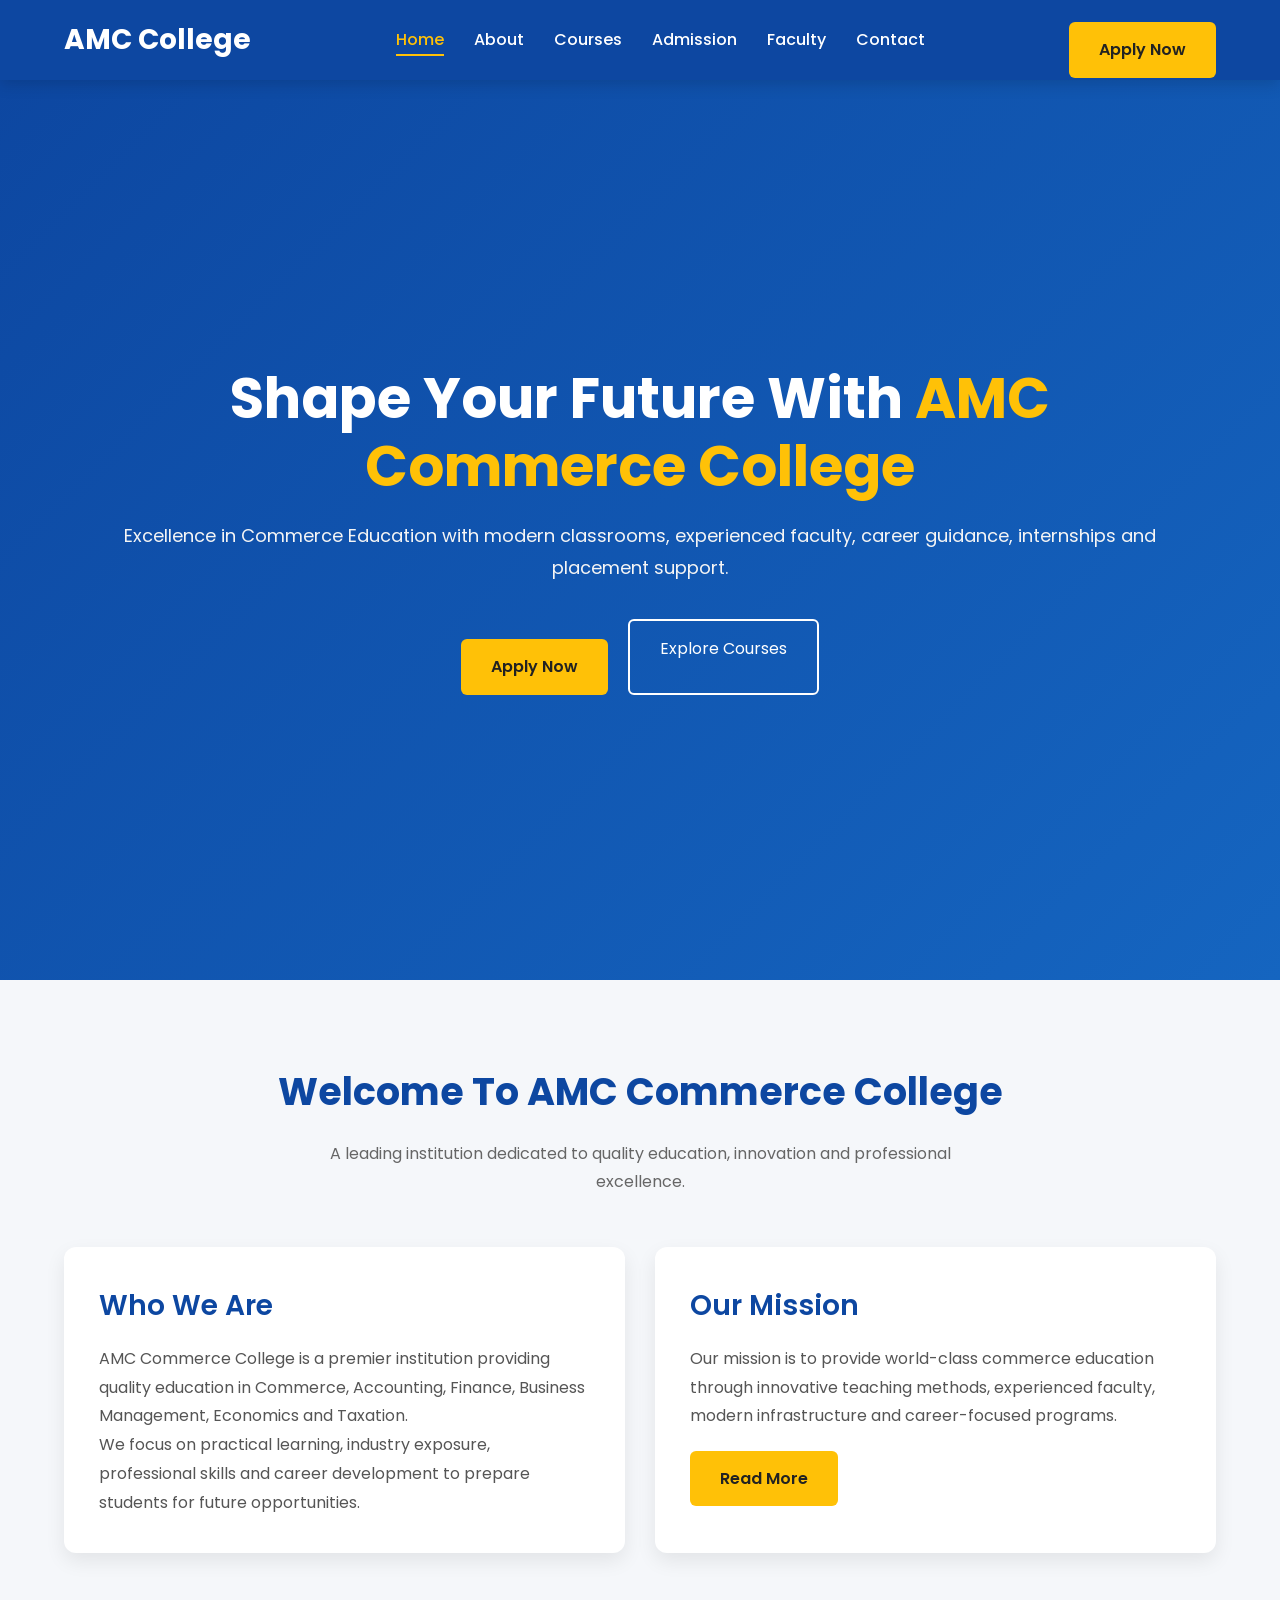
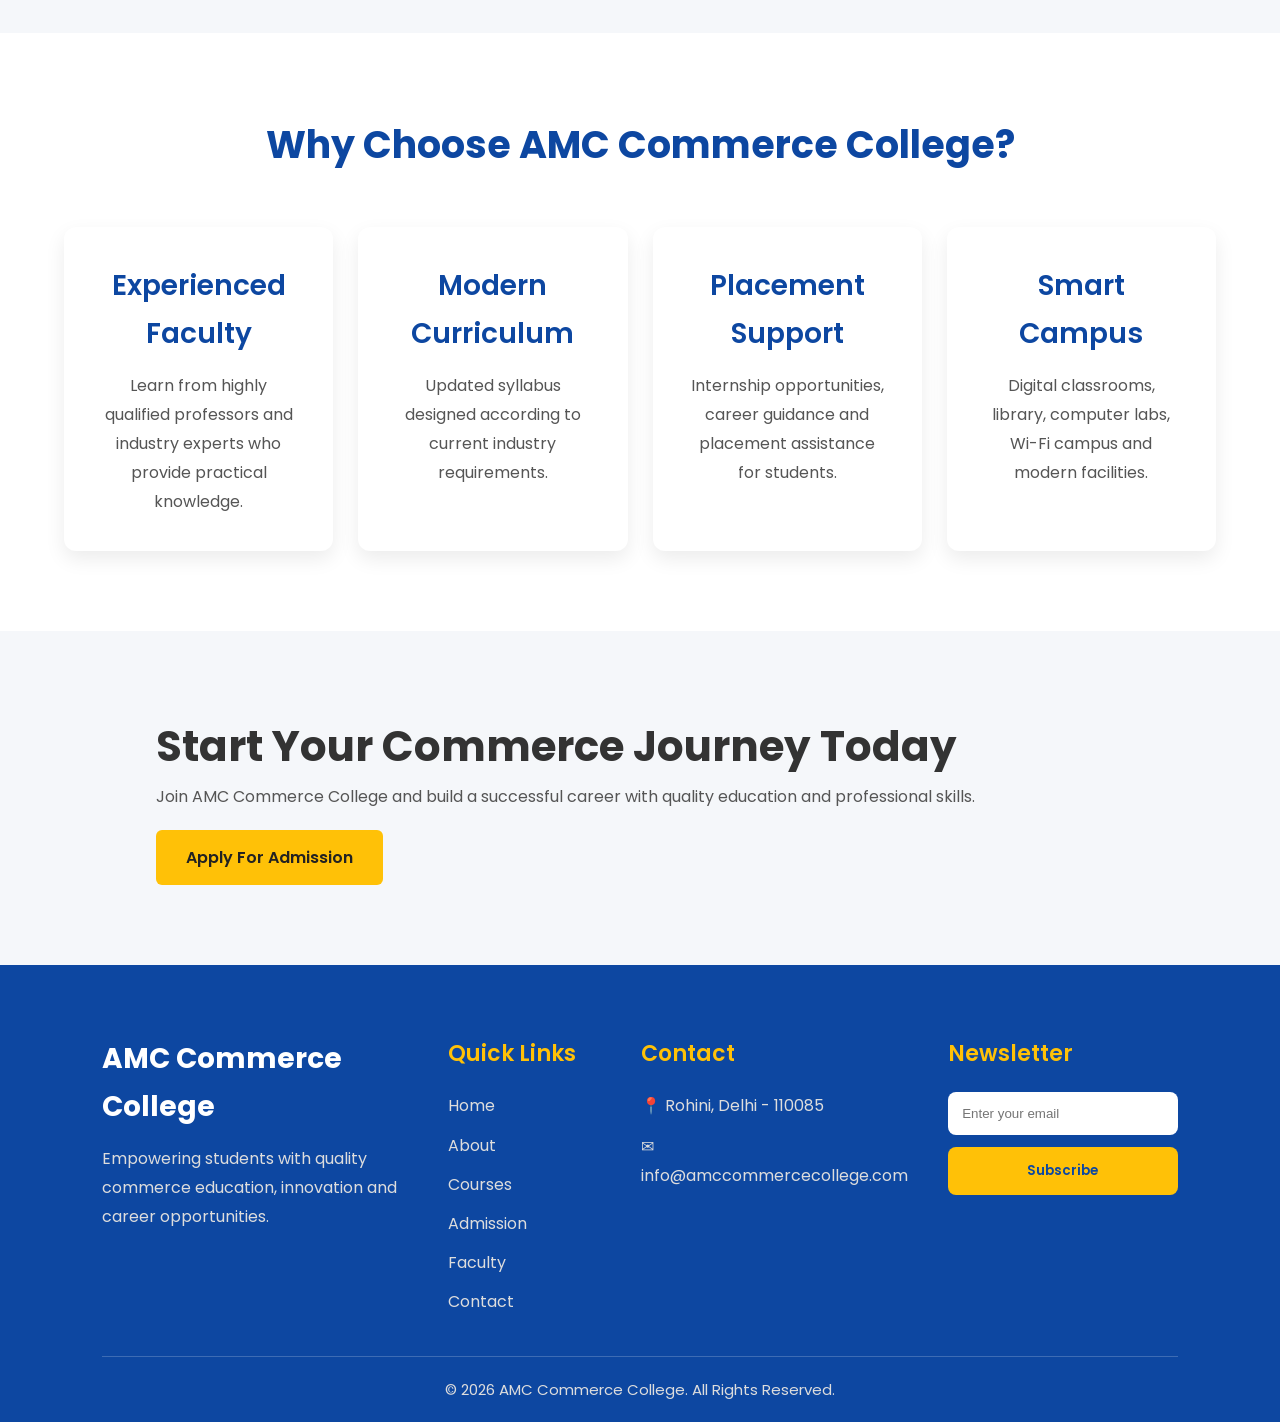
<file: index.html>
<!DOCTYPE html>
<html lang="en">

<head>

    <meta charset="UTF-8">
    <meta name="viewport" content="width=device-width, initial-scale=1.0">

    <title>AMC Commerce College</title>

    <!-- Google Font -->
    <link rel="preconnect" href="https://fonts.googleapis.com">
    <link rel="preconnect" href="https://fonts.gstatic.com" crossorigin>

    <link
        href="https://fonts.googleapis.com/css2?family=Poppins:wght@300;400;500;600;700;800&display=swap"
        rel="stylesheet"
    >

    <!-- CSS -->
    <link rel="stylesheet" href="style.css">
    <link rel="stylesheet" href="navbar.css">
    <link rel="stylesheet" href="home.css">
    <link rel="stylesheet" href="footer.css">
    <link rel="stylesheet" href="responsive.css">

</head>

<body>

    <!-- ================= HEADER ================= -->

    <header class="header">

        <nav class="navbar">

            <!-- Logo -->
            <div class="logo">
                <h2>AMC College</h2>
            </div>

            <!-- Navigation -->
            <ul class="nav-links">

                <li>
                    <a href="index.html" class="active">
                        Home
                    </a>
                </li>

                <li>
                    <a href="about.html">
                        About
                    </a>
                </li>

                <li>
                    <a href="courses.html">
                        Courses
                    </a>
                </li>

                <li>
                    <a href="admission.html">
                        Admission
                    </a>
                </li>

                <li>
                    <a href="faculty.html">
                        Faculty
                    </a>
                </li>

                <li>
                    <a href="contact.html">
                        Contact
                    </a>
                </li>

            </ul>

            <!-- Apply Button -->
            <a href="admission.html" class="btn">
                Apply Now
            </a>

        </nav>

    </header>


    <!-- ================= HERO SECTION ================= -->

    <main>

        <section class="hero">

            <div class="container hero-content">

                <h1>
                    Shape Your Future With
                    <span>AMC Commerce College</span>
                </h1>

                <p>
                    Excellence in Commerce Education with modern classrooms,
                    experienced faculty, career guidance, internships and
                    placement support.
                </p>

                <div class="hero-buttons">

                    <a href="admission.html" class="btn">
                        Apply Now
                    </a>

                    <a href="courses.html" class="btn-outline">
                        Explore Courses
                    </a>

                </div>

            </div>

        </section>


        <!-- ================= ABOUT SECTION ================= -->

        <section class="about-home">

            <div class="container">

                <div class="section-title">

                    <h2>
                        Welcome To AMC Commerce College
                    </h2>

                    <p>
                        A leading institution dedicated to quality education,
                        innovation and professional excellence.
                    </p>

                </div>


                <div class="grid-2">

                    <!-- Who We Are -->
                    <div class="card">

                        <h3>
                            Who We Are
                        </h3>

                        <p>
                            AMC Commerce College is a premier institution
                            providing quality education in Commerce,
                            Accounting, Finance, Business Management,
                            Economics and Taxation.
                        </p>

                        <p>
                            We focus on practical learning, industry exposure,
                            professional skills and career development to
                            prepare students for future opportunities.
                        </p>

                    </div>


                    <!-- Mission -->
                    <div class="card">

                        <h3>
                            Our Mission
                        </h3>

                        <p>
                            Our mission is to provide world-class commerce
                            education through innovative teaching methods,
                            experienced faculty, modern infrastructure and
                            career-focused programs.
                        </p>

                        <a href="about.html" class="btn">
                            Read More
                        </a>

                    </div>

                </div>

            </div>

        </section>


        <!-- ================= WHY CHOOSE US ================= -->

        <section class="why-us">

            <div class="container">

                <div class="section-title">

                    <h2>
                        Why Choose AMC Commerce College?
                    </h2>

                </div>


                <div class="grid-4">

                    <!-- Card 1 -->
                    <div class="card">

                        <h3>
                            Experienced Faculty
                        </h3>

                        <p>
                            Learn from highly qualified professors and
                            industry experts who provide practical knowledge.
                        </p>

                    </div>


                    <!-- Card 2 -->
                    <div class="card">

                        <h3>
                            Modern Curriculum
                        </h3>

                        <p>
                            Updated syllabus designed according to
                            current industry requirements.
                        </p>

                    </div>


                    <!-- Card 3 -->
                    <div class="card">

                        <h3>
                            Placement Support
                        </h3>

                        <p>
                            Internship opportunities, career guidance and
                            placement assistance for students.
                        </p>

                    </div>


                    <!-- Card 4 -->
                    <div class="card">

                        <h3>
                            Smart Campus
                        </h3>

                        <p>
                            Digital classrooms, library, computer labs,
                            Wi-Fi campus and modern facilities.
                        </p>

                    </div>

                </div>

            </div>

        </section>


        <!-- ================= CTA SECTION ================= -->

        <section class="cta">

            <div class="container">

                <h2>
                    Start Your Commerce Journey Today
                </h2>

                <p>
                    Join AMC Commerce College and build a successful
                    career with quality education and professional skills.
                </p>

                <a href="admission.html" class="btn">
                    Apply For Admission
                </a>

            </div>

        </section>

    </main>


    <!-- ================= FOOTER ================= -->

    <footer>

        <div class="footer-container">


            <!-- Footer Logo -->
            <div class="footer-logo">

                <h2>
                    AMC Commerce College
                </h2>

                <p>
                    Empowering students with quality commerce education,
                    innovation and career opportunities.
                </p>

            </div>


            <!-- Quick Links -->
            <div class="footer-links">

                <h3>
                    Quick Links
                </h3>

                <ul>

                    <li>
                        <a href="index.html">
                            Home
                        </a>
                    </li>

                    <li>
                        <a href="about.html">
                            About
                        </a>
                    </li>

                    <li>
                        <a href="courses.html">
                            Courses
                        </a>
                    </li>

                    <li>
                        <a href="admission.html">
                            Admission
                        </a>
                    </li>

                    <li>
                        <a href="faculty.html">
                            Faculty
                        </a>
                    </li>

                    <li>
                        <a href="contact.html">
                            Contact
                        </a>
                    </li>

                </ul>

            </div>


            <!-- Contact -->
            <div class="footer-contact">

                <h3>
                    Contact
                </h3>

                <p>
                    📍 Rohini, Delhi - 110085
                </p>

                <p>
                    ✉ info@amccommercecollege.com
                </p>

            </div>


            <!-- Newsletter -->
            <div class="footer-social">

                <h3>
                    Newsletter
                </h3>

                <div class="newsletter">

                    <input
                        type="email"
                        placeholder="Enter your email"
                        aria-label="Email address"
                    >

                    <button type="submit">
                        Subscribe
                    </button>

                </div>

            </div>

        </div>


        <!-- Footer Line -->
        <div class="footer-line"></div>


        <!-- Footer Bottom -->
        <div class="footer-bottom">

            <p>
                &copy; 2026 AMC Commerce College. All Rights Reserved.
            </p>

        </div>

    </footer>

</body>

</html>
</file>
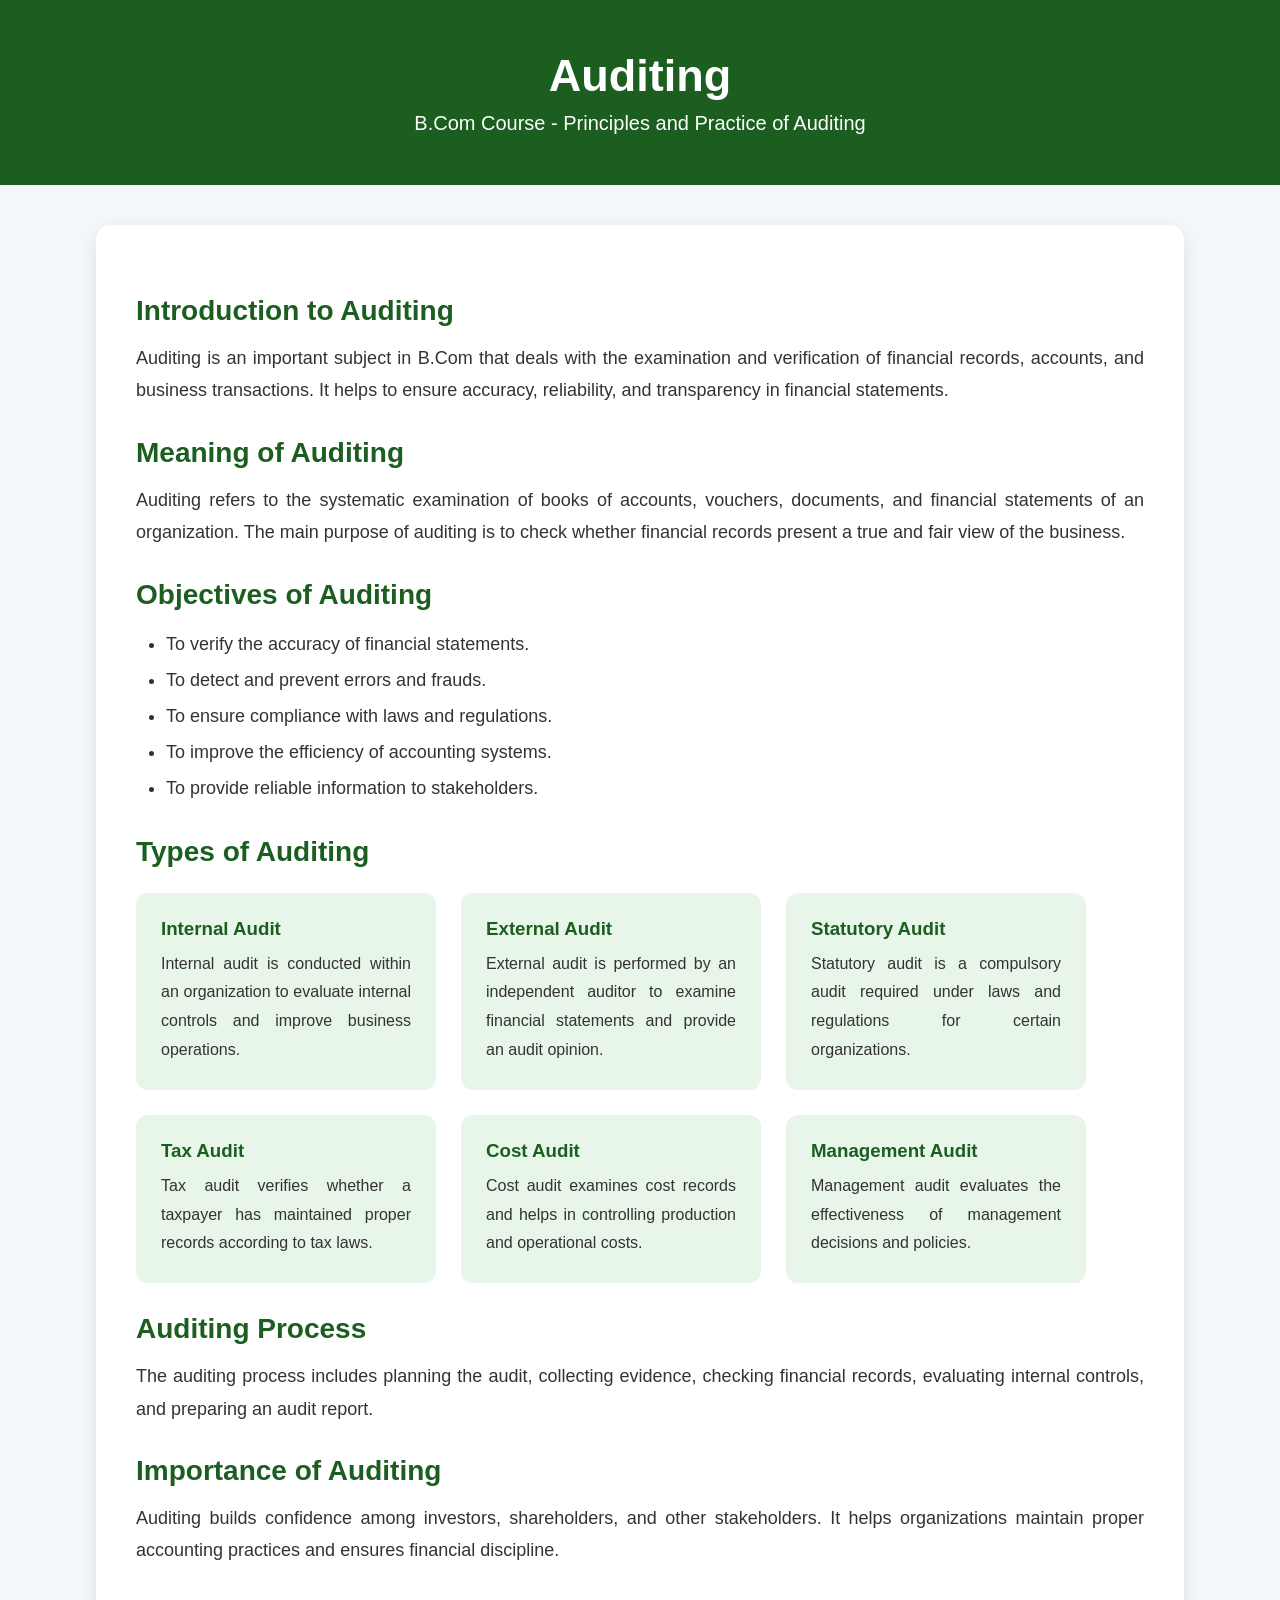
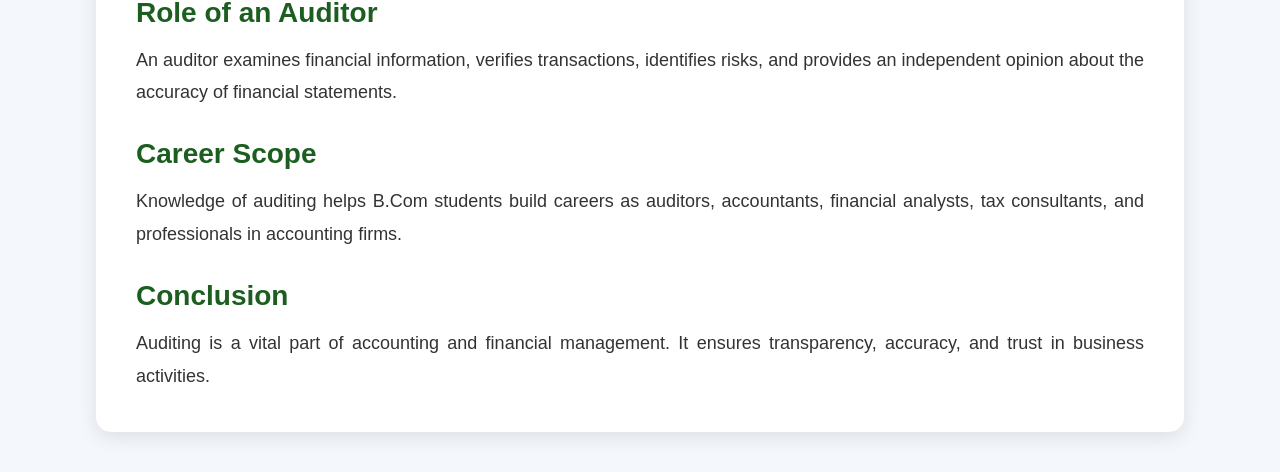
<file: Auditing.html>
<!DOCTYPE html>
<html lang="en">

<head>
    <meta charset="UTF-8">
    <meta name="viewport" content="width=device-width, initial-scale=1.0">
    <title>Auditing - B.Com</title>
    <link rel="stylesheet" href="auditing.css">
</head>

<body>

    <header>
        <h1>Auditing</h1>
        <p>B.Com Course - Principles and Practice of Auditing</p>
    </header>


    <section class="content">

        <h2>Introduction to Auditing</h2>

        <p>
            Auditing is an important subject in B.Com that deals with the
            examination and verification of financial records, accounts, and
            business transactions. It helps to ensure accuracy, reliability,
            and transparency in financial statements.
        </p>


        <h2>Meaning of Auditing</h2>

        <p>
            Auditing refers to the systematic examination of books of accounts,
            vouchers, documents, and financial statements of an organization.
            The main purpose of auditing is to check whether financial records
            present a true and fair view of the business.
        </p>


        <h2>Objectives of Auditing</h2>

        <ul>
            <li>To verify the accuracy of financial statements.</li>
            <li>To detect and prevent errors and frauds.</li>
            <li>To ensure compliance with laws and regulations.</li>
            <li>To improve the efficiency of accounting systems.</li>
            <li>To provide reliable information to stakeholders.</li>
        </ul>


        <h2>Types of Auditing</h2>


        <div class="cards">

            <div class="card">
                <h3>Internal Audit</h3>
                <p>
                    Internal audit is conducted within an organization to
                    evaluate internal controls and improve business operations.
                </p>
            </div>


            <div class="card">
                <h3>External Audit</h3>
                <p>
                    External audit is performed by an independent auditor to
                    examine financial statements and provide an audit opinion.
                </p>
            </div>


            <div class="card">
                <h3>Statutory Audit</h3>
                <p>
                    Statutory audit is a compulsory audit required under laws
                    and regulations for certain organizations.
                </p>
            </div>


            <div class="card">
                <h3>Tax Audit</h3>
                <p>
                    Tax audit verifies whether a taxpayer has maintained proper
                    records according to tax laws.
                </p>
            </div>


            <div class="card">
                <h3>Cost Audit</h3>
                <p>
                    Cost audit examines cost records and helps in controlling
                    production and operational costs.
                </p>
            </div>


            <div class="card">
                <h3>Management Audit</h3>
                <p>
                    Management audit evaluates the effectiveness of management
                    decisions and policies.
                </p>
            </div>

        </div>


        <h2>Auditing Process</h2>

        <p>
            The auditing process includes planning the audit, collecting evidence,
            checking financial records, evaluating internal controls, and preparing
            an audit report.
        </p>


        <h2>Importance of Auditing</h2>

        <p>
            Auditing builds confidence among investors, shareholders, and other
            stakeholders. It helps organizations maintain proper accounting
            practices and ensures financial discipline.
        </p>


        <h2>Role of an Auditor</h2>

        <p>
            An auditor examines financial information, verifies transactions,
            identifies risks, and provides an independent opinion about the
            accuracy of financial statements.
        </p>


        <h2>Career Scope</h2>

        <p>
            Knowledge of auditing helps B.Com students build careers as auditors,
            accountants, financial analysts, tax consultants, and professionals
            in accounting firms.
        </p>


        <h2>Conclusion</h2>

        <p>
            Auditing is a vital part of accounting and financial management.
            It ensures transparency, accuracy, and trust in business activities.
        </p>


    </section>


</body>

</html>
</file>
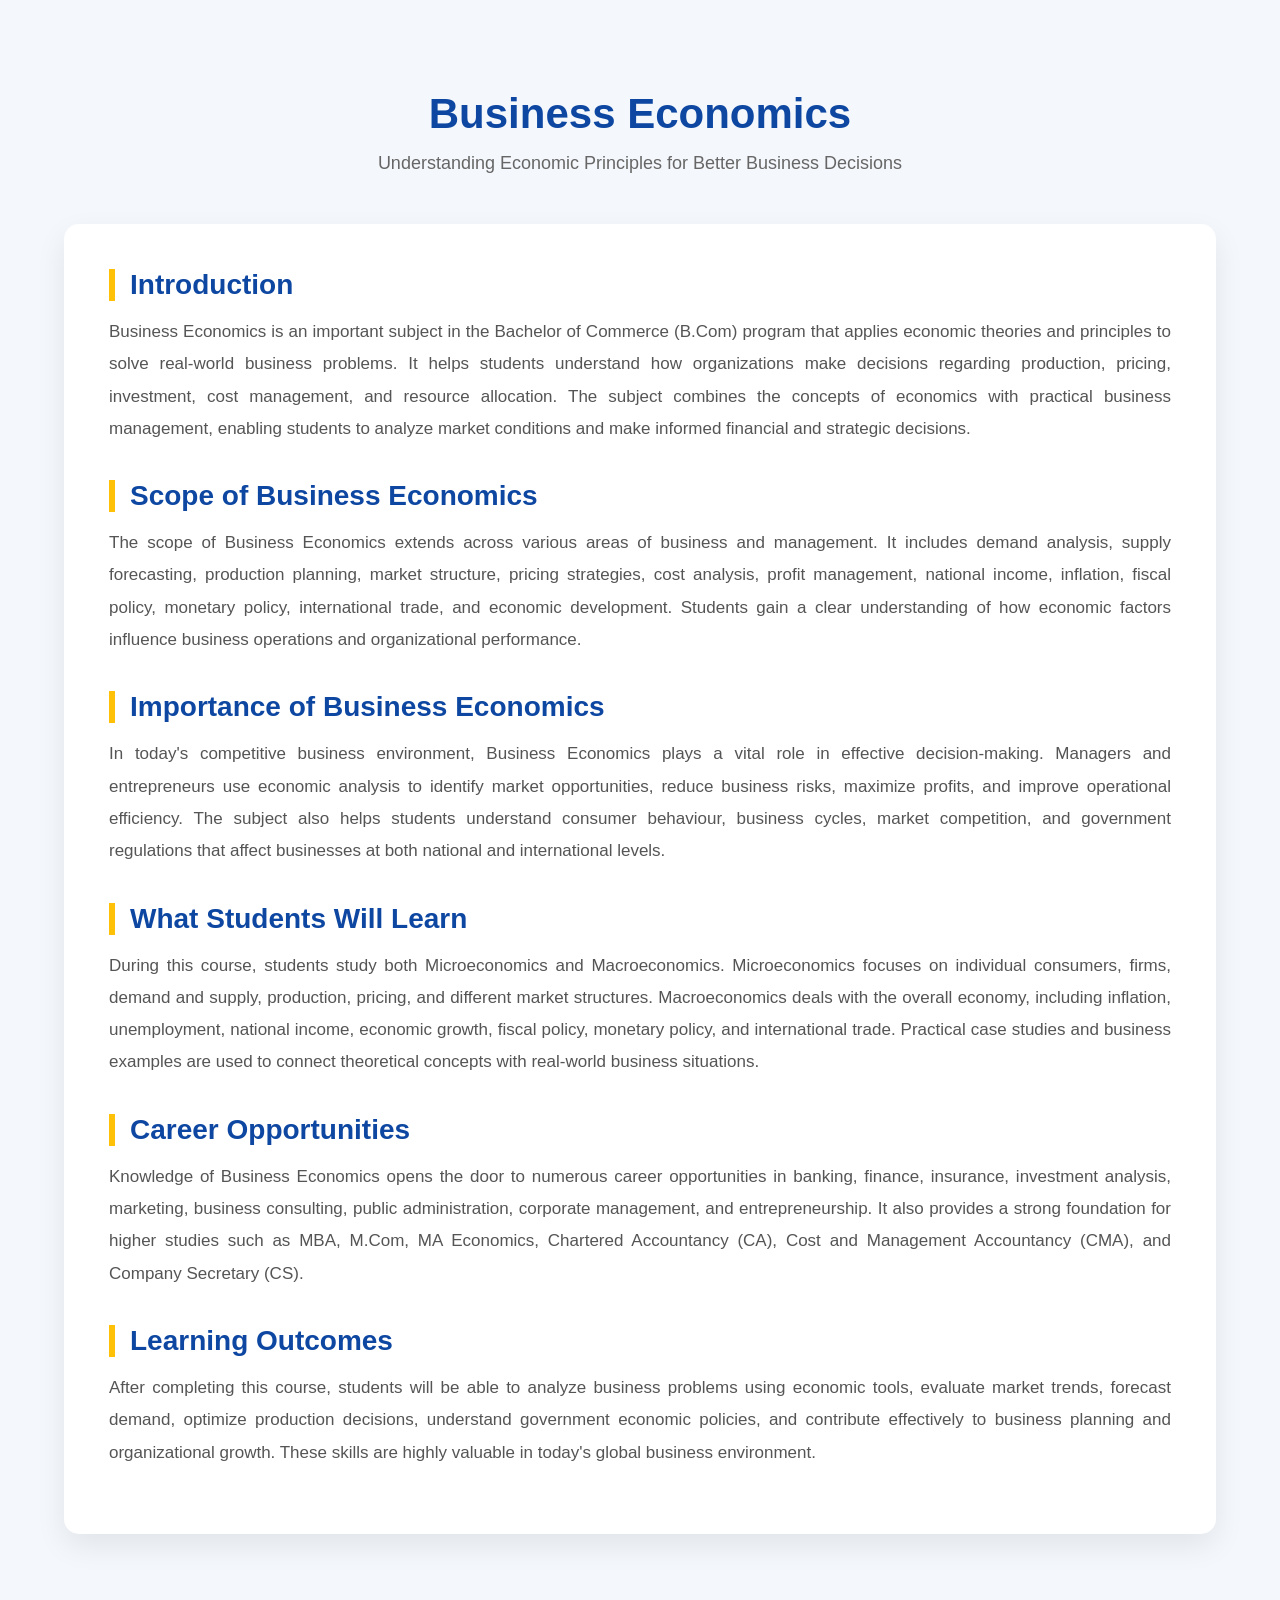
<file: Business Economics.html>
<!DOCTYPE html>
<html lang="en">

<head>
    <meta charset="UTF-8">
    <meta name="viewport" content="width=device-width, initial-scale=1.0">
    <link rel="stylesheet" href="bussiness-economic.css">
    <title>Document</title>
</head>

<body>
    <!-- ================= BUSINESS ECONOMICS ================= -->

    <section class="section">

        <div class="container">

            <div class="section-title">

                <h2>Business Economics</h2>

                <p>Understanding Economic Principles for Better Business Decisions</p>

            </div>

            <div class="card">

                <h3>Introduction</h3>

                <p>
                    Business Economics is an important subject in the Bachelor of Commerce (B.Com)
                    program that applies economic theories and principles to solve real-world business
                    problems. It helps students understand how organizations make decisions regarding
                    production, pricing, investment, cost management, and resource allocation. The
                    subject combines the concepts of economics with practical business management,
                    enabling students to analyze market conditions and make informed financial and
                    strategic decisions.
                </p>

                <h3>Scope of Business Economics</h3>

                <p>
                    The scope of Business Economics extends across various areas of business and
                    management. It includes demand analysis, supply forecasting, production planning,
                    market structure, pricing strategies, cost analysis, profit management, national
                    income, inflation, fiscal policy, monetary policy, international trade, and
                    economic development. Students gain a clear understanding of how economic factors
                    influence business operations and organizational performance.
                </p>

                <h3>Importance of Business Economics</h3>

                <p>
                    In today's competitive business environment, Business Economics plays a vital role
                    in effective decision-making. Managers and entrepreneurs use economic analysis to
                    identify market opportunities, reduce business risks, maximize profits, and improve
                    operational efficiency. The subject also helps students understand consumer
                    behaviour, business cycles, market competition, and government regulations that
                    affect businesses at both national and international levels.
                </p>

                <h3>What Students Will Learn</h3>

                <p>
                    During this course, students study both Microeconomics and Macroeconomics.
                    Microeconomics focuses on individual consumers, firms, demand and supply,
                    production, pricing, and different market structures. Macroeconomics deals with
                    the overall economy, including inflation, unemployment, national income, economic
                    growth, fiscal policy, monetary policy, and international trade. Practical case
                    studies and business examples are used to connect theoretical concepts with
                    real-world business situations.
                </p>

                <h3>Career Opportunities</h3>

                <p>
                    Knowledge of Business Economics opens the door to numerous career opportunities in
                    banking, finance, insurance, investment analysis, marketing, business consulting,
                    public administration, corporate management, and entrepreneurship. It also provides
                    a strong foundation for higher studies such as MBA, M.Com, MA Economics, Chartered
                    Accountancy (CA), Cost and Management Accountancy (CMA), and Company Secretary (CS).
                </p>

                <h3>Learning Outcomes</h3>

                <p>
                    After completing this course, students will be able to analyze business problems
                    using economic tools, evaluate market trends, forecast demand, optimize production
                    decisions, understand government economic policies, and contribute effectively to
                    business planning and organizational growth. These skills are highly valuable in
                    today's global business environment.
                </p>

            </div>

        </div>

    </section>
</body>

</html>
</file>
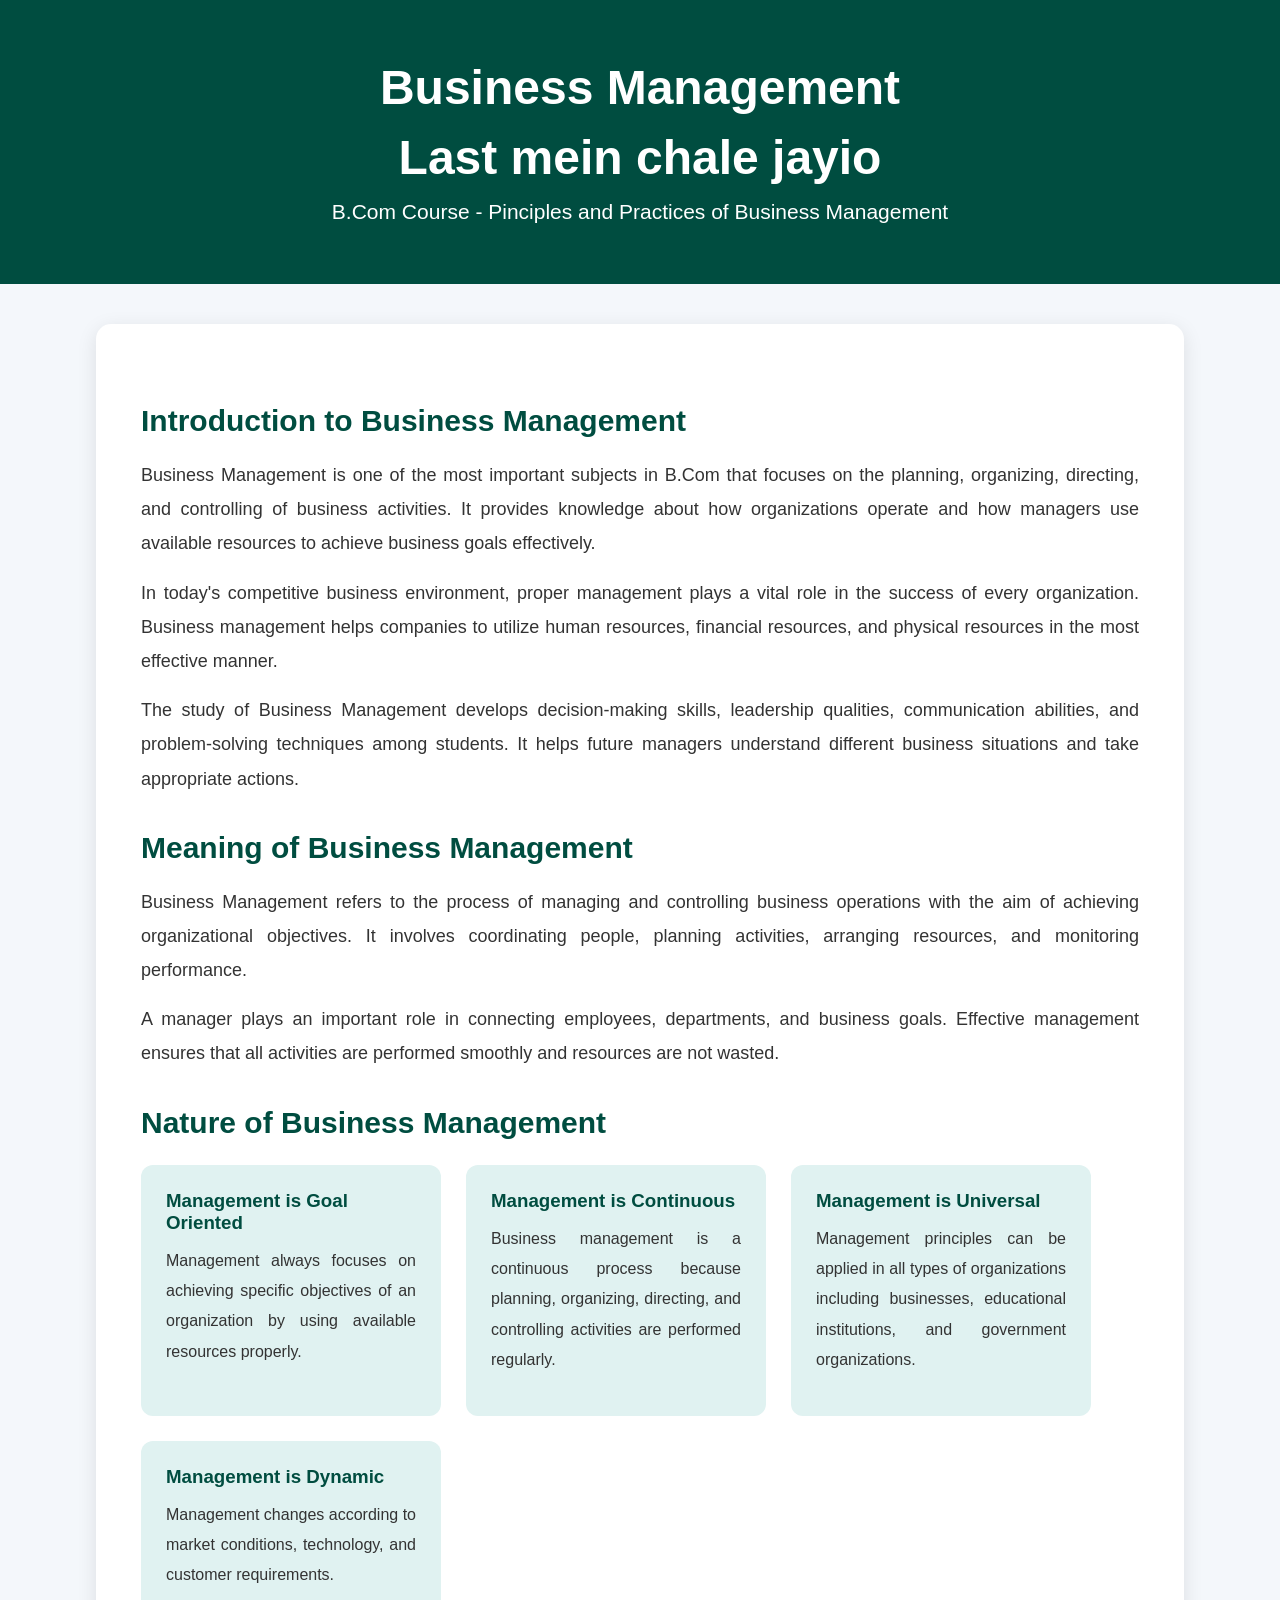
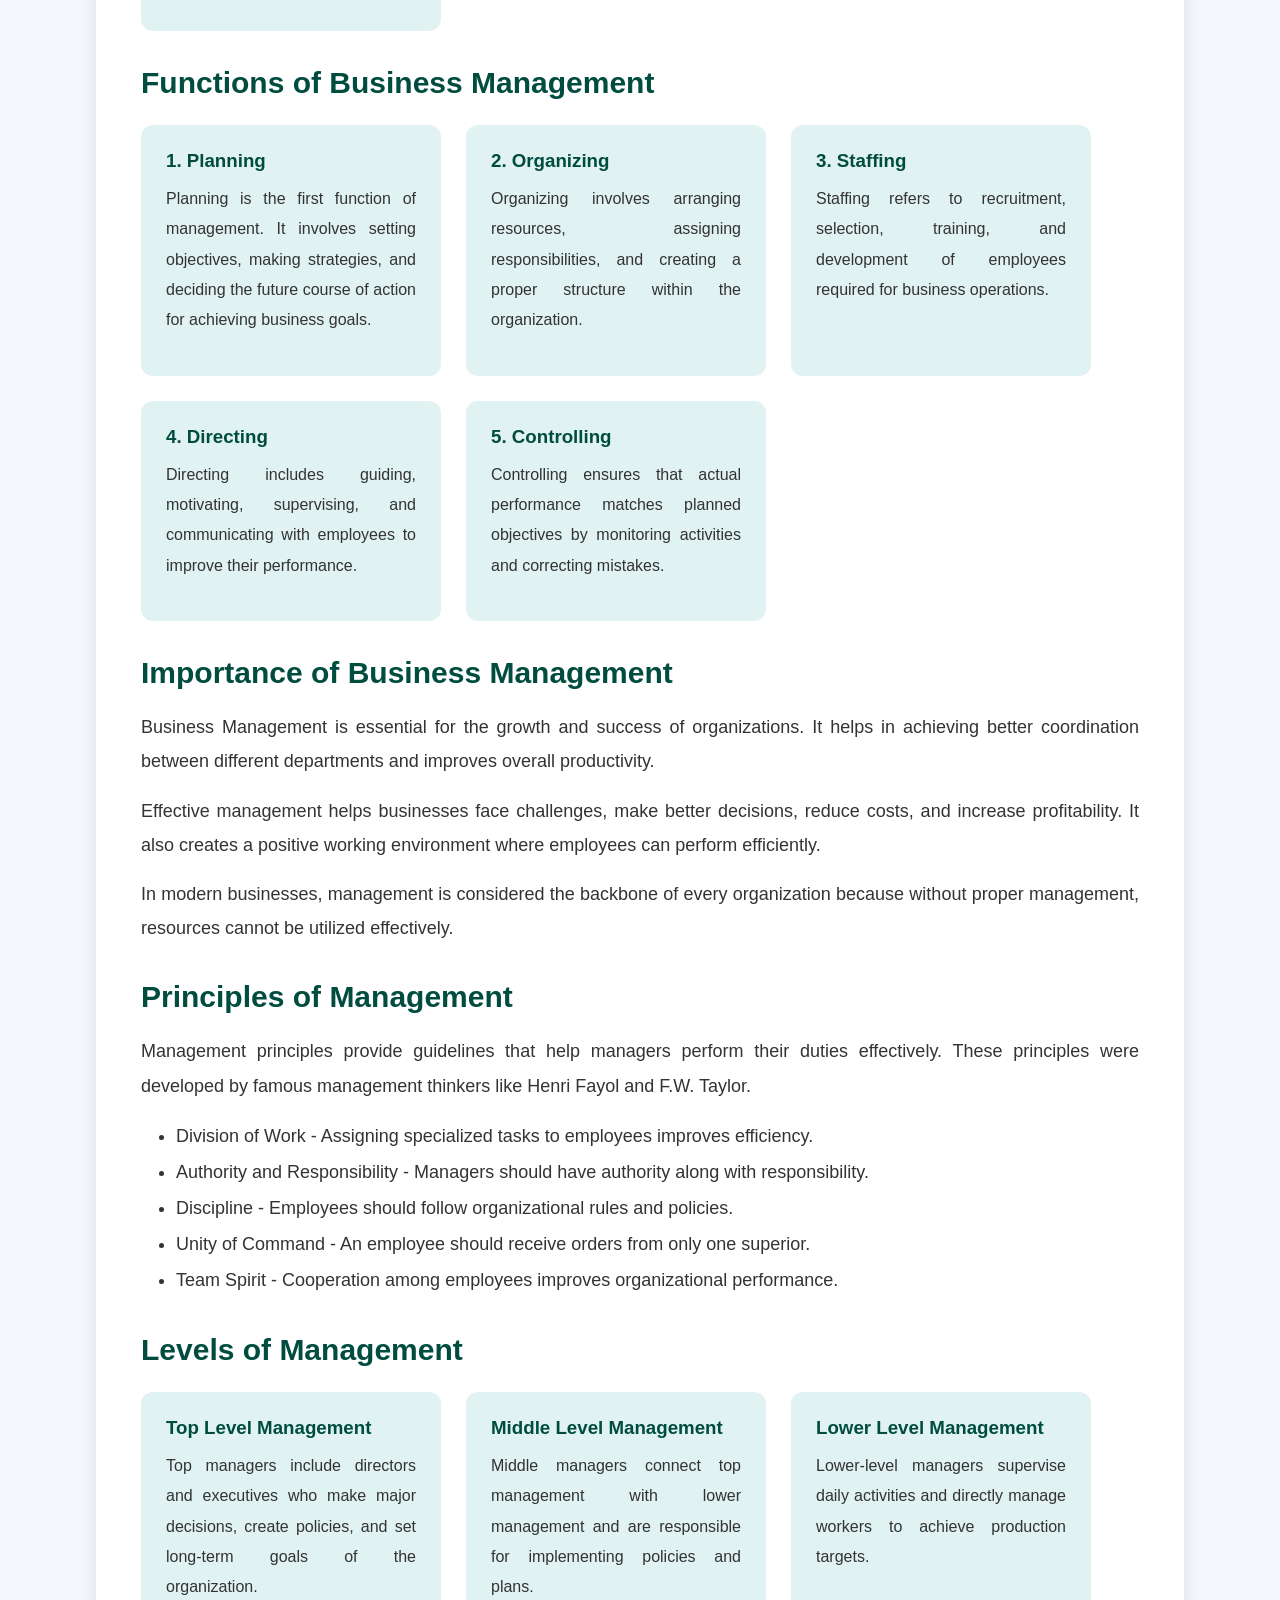
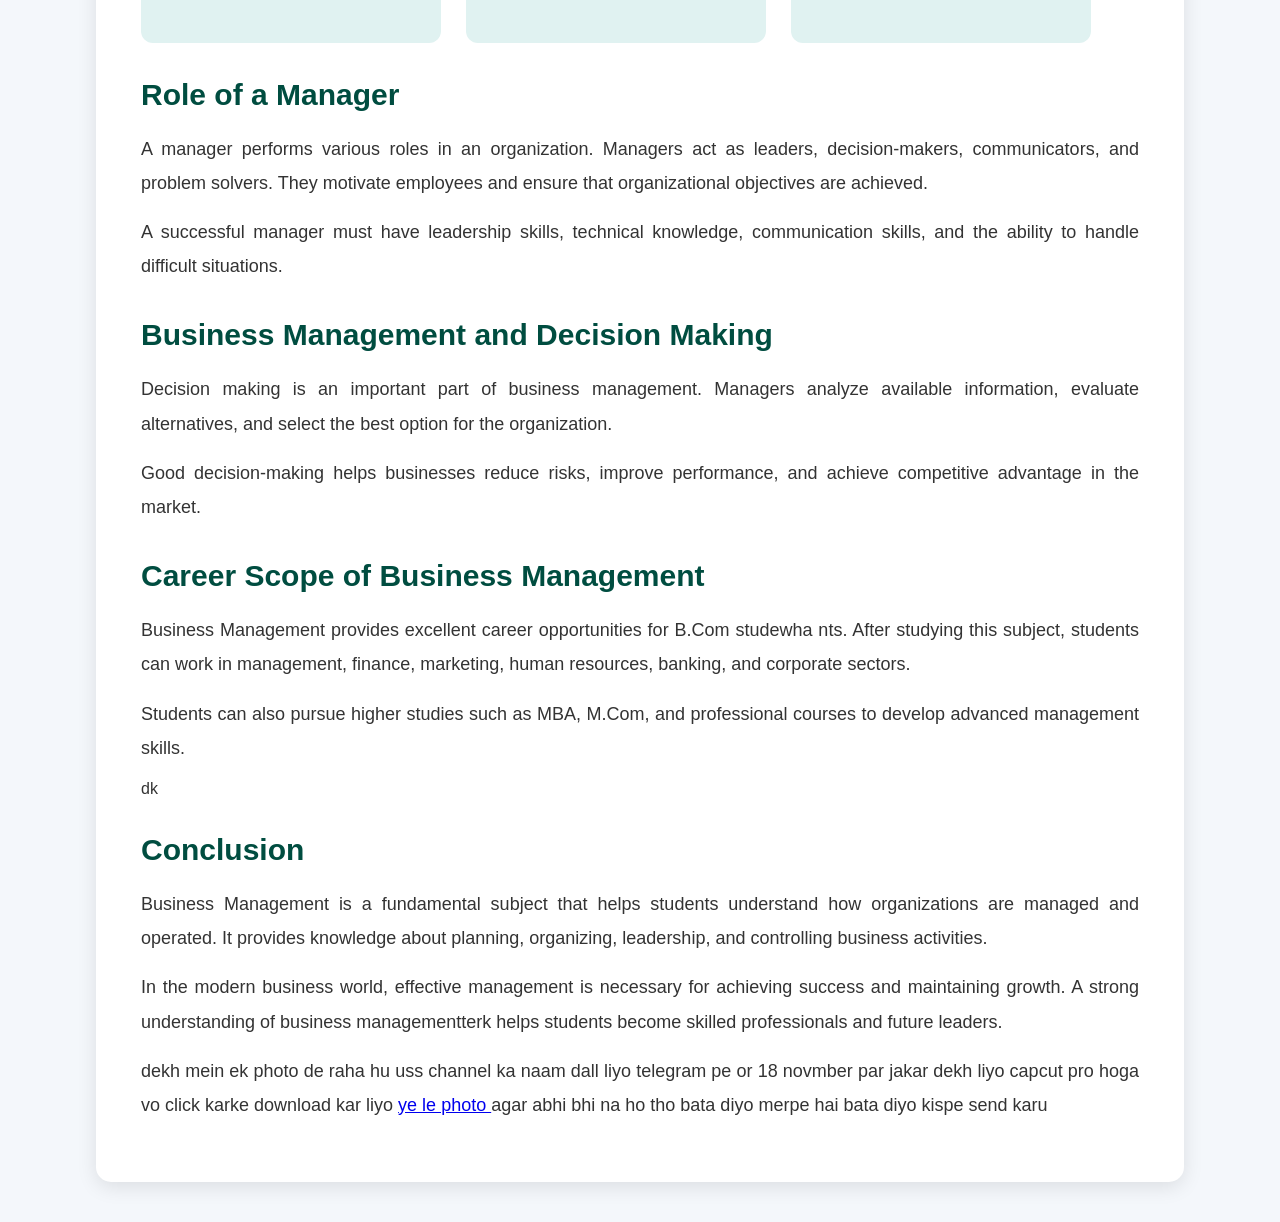
<file: Business Management.html>
<!DOCTYPE html>
<html lang="en">

<head>
    <meta charset="UTF-8">
    <meta name="viewport" content="width=device-width, initial-scale=1.0">
    <title>Business Management - B.Com</title>
    <link rel="stylesheet" href="business-management.css">
</head>

<body>

    <header>
        <h1>Business Management</h1>
        <h1>Last mein chale jayio</h1>
        <p>B.Com Course - Pinciples and Practices of Business Management</p>
    </header>


    <section class="content">

        <h2>Introduction to Business Management</h2>

        <p>
            Business Management is one of the most important subjects in B.Com that
            focuses on the planning, organizing, directing, and controlling of business
            activities. It provides knowledge about how organizations operate and how
            managers use available resources to achieve business goals effectively.
        </p>

        <p>
            In today's competitive business environment, proper management plays a vital
            role in the success of every organization. Business management helps companies
            to utilize human resources, financial resources, and physical resources in the
            most effective manner.
        </p>

        <p>
            The study of Business Management develops decision-making skills, leadership
            qualities, communication abilities, and problem-solving techniques among
            students. It helps future managers understand different business situations
            and take appropriate actions.
        </p>


        <h2>Meaning of Business Management</h2>

        <p>
            Business Management refers to the process of managing and controlling business
            operations with the aim of achieving organizational objectives. It involves
            coordinating people, planning activities, arranging resources, and monitoring
            performance.
        </p>

        <p>
            A manager plays an important role in connecting employees, departments, and
            business goals. Effective management ensures that all activities are performed
            smoothly and resources are not wasted.
        </p>


        <h2>Nature of Business Management</h2>

        <div class="cards">

            <div class="card">
                <h3>Management is Goal Oriented</h3>
                <p>
                    Management always focuses on achieving specific objectives of an organization
                    by using available resources properly.
                </p>
            </div>


            <div class="card">
                <h3>Management is Continuous</h3>
                <p>
                    Business management is a continuous process because planning, organizing,
                    directing, and controlling activities are performed regularly.
                </p>
            </div>


            <div class="card">
                <h3>Management is Universal</h3>
                <p>
                    Management principles can be applied in all types of organizations including
                    businesses, educational institutions, and government organizations.
                </p>
            </div>


            <div class="card">
                <h3>Management is Dynamic</h3>
                <p>
                    Management changes according to market conditions, technology, and customer
                    requirements.
                </p>
            </div>

        </div>



        <h2>Functions of Business Management</h2>


        <div class="cards">

            <div class="card">
                <h3>1. Planning</h3>
                <p>
                    Planning is the first function of management. It involves setting objectives,
                    making strategies, and deciding the future course of action for achieving
                    business goals.
                </p>
            </div>


            <div class="card">
                <h3>2. Organizing</h3>
                <p>
                    Organizing involves arranging resources, assigning responsibilities, and
                    creating a proper structure within the organization.
                </p>
            </div>


            <div class="card">
                <h3>3. Staffing</h3>
                <p>
                    Staffing refers to recruitment, selection, training, and development of
                    employees required for business operations.
                </p>
            </div>


            <div class="card">
                <h3>4. Directing</h3>
                <p>
                    Directing includes guiding, motivating, supervising, and communicating with
                    employees to improve their performance.
                </p>
            </div>


            <div class="card">
                <h3>5. Controlling</h3>
                <p>
                    Controlling ensures that actual performance matches planned objectives by
                    monitoring activities and correcting mistakes.
                </p>
            </div>


        </div>



        <h2>Importance of Business Management</h2>

        <p>
            Business Management is essential for the growth and success of organizations.
            It helps in achieving better coordination between different departments and
            improves overall productivity.
        </p>

        <p>
            Effective management helps businesses face challenges, make better decisions,
            reduce costs, and increase profitability. It also creates a positive working
            environment where employees can perform efficiently.
        </p>

        <p>
            In modern businesses, management is considered the backbone of every
            organization because without proper management, resources cannot be utilized
            effectively.
        </p>



        <h2>Principles of Management</h2>

        <p>
            Management principles provide guidelines that help managers perform their
            duties effectively. These principles were developed by famous management
            thinkers like Henri Fayol and F.W. Taylor.
        </p>


        <ul>

            <li>
                Division of Work - Assigning specialized tasks to employees improves
                efficiency.
            </li>

            <li>
                Authority and Responsibility - Managers should have authority along with
                responsibility.
            </li>

            <li>
                Discipline - Employees should follow organizational rules and policies.
            </li>

            <li>
                Unity of Command - An employee should receive orders from only one superior.
            </li>

            <li>
                Team Spirit - Cooperation among employees improves organizational performance.
            </li>

        </ul>



        <h2>Levels of Management</h2>


        <div class="cards">

            <div class="card">
                <h3>Top Level Management</h3>

                <p>
                    Top managers include directors and executives who make major decisions,
                    create policies, and set long-term goals of the organization.
                </p>

            </div>


            <div class="card">

                <h3>Middle Level Management</h3>

                <p>
                    Middle managers connect top management with lower management and are
                    responsible for implementing policies and plans.
                </p>

            </div>


            <div class="card">

                <h3>Lower Level Management</h3>

                <p>
                    Lower-level managers supervise daily activities and directly manage workers
                    to achieve production targets.
                </p>

            </div>

        </div>



        <h2>Role of a Manager</h2>

        <p>
            A manager performs various roles in an organization. Managers act as leaders,
            decision-makers, communicators, and problem solvers. They motivate employees
            and ensure that organizational objectives are achieved.
        </p>

        <p>
            A successful manager must have leadership skills, technical knowledge,
            communication skills, and the ability to handle difficult situations.
        </p>



        <h2>Business Management and Decision Making</h2>

        <p>
            Decision making is an important part of business management. Managers analyze
            available information, evaluate alternatives, and select the best option for
            the organization.
        </p>

        <p>
            Good decision-making helps businesses reduce risks, improve performance, and
            achieve competitive advantage in the market.
        </p>



        <h2>Career Scope of Business Management</h2>

        <p>
            Business Management provides excellent career opportunities for B.Com
            studewha nts. After studying this subject, students can work in management,
            finance, marketing, human resources, banking, and corporate sectors.
        </p>

        <p>
            Students can also pursue higher studies such as MBA, M.Com, and professional
            courses to develop advanced management skills.
        </p> dk
 


        <h2>Conclusion</h2>

        <p>
            Business Management is a fundamental subject that helps students understand
            how organizations are managed and operated. It provides knowledge about
            planning, organizing, leadership, and controlling business activities.
        </p>

        <p>
            In the modern business world, effective management is necessary for achieving
            success and maintaining growth. A strong understanding of business managementterk
            helps students become skilled professionals and future leaders.
        </p>
<p>
  dekh mein ek photo de raha hu uss channel ka naam dall liyo telegram pe or 18 novmber par jakar dekh liyo capcut pro hoga vo click karke download kar liyo  <a href="https://res.cloudinary.com/ek1du6do/image/upload/f_auto/q_auto/Screenshot_2026-11-26_185323.png">ye le photo </a> agar abhi bhi na ho tho bata diyo merpe hai bata diyo kispe send karu 
</p>
</body>

</html>
</file>
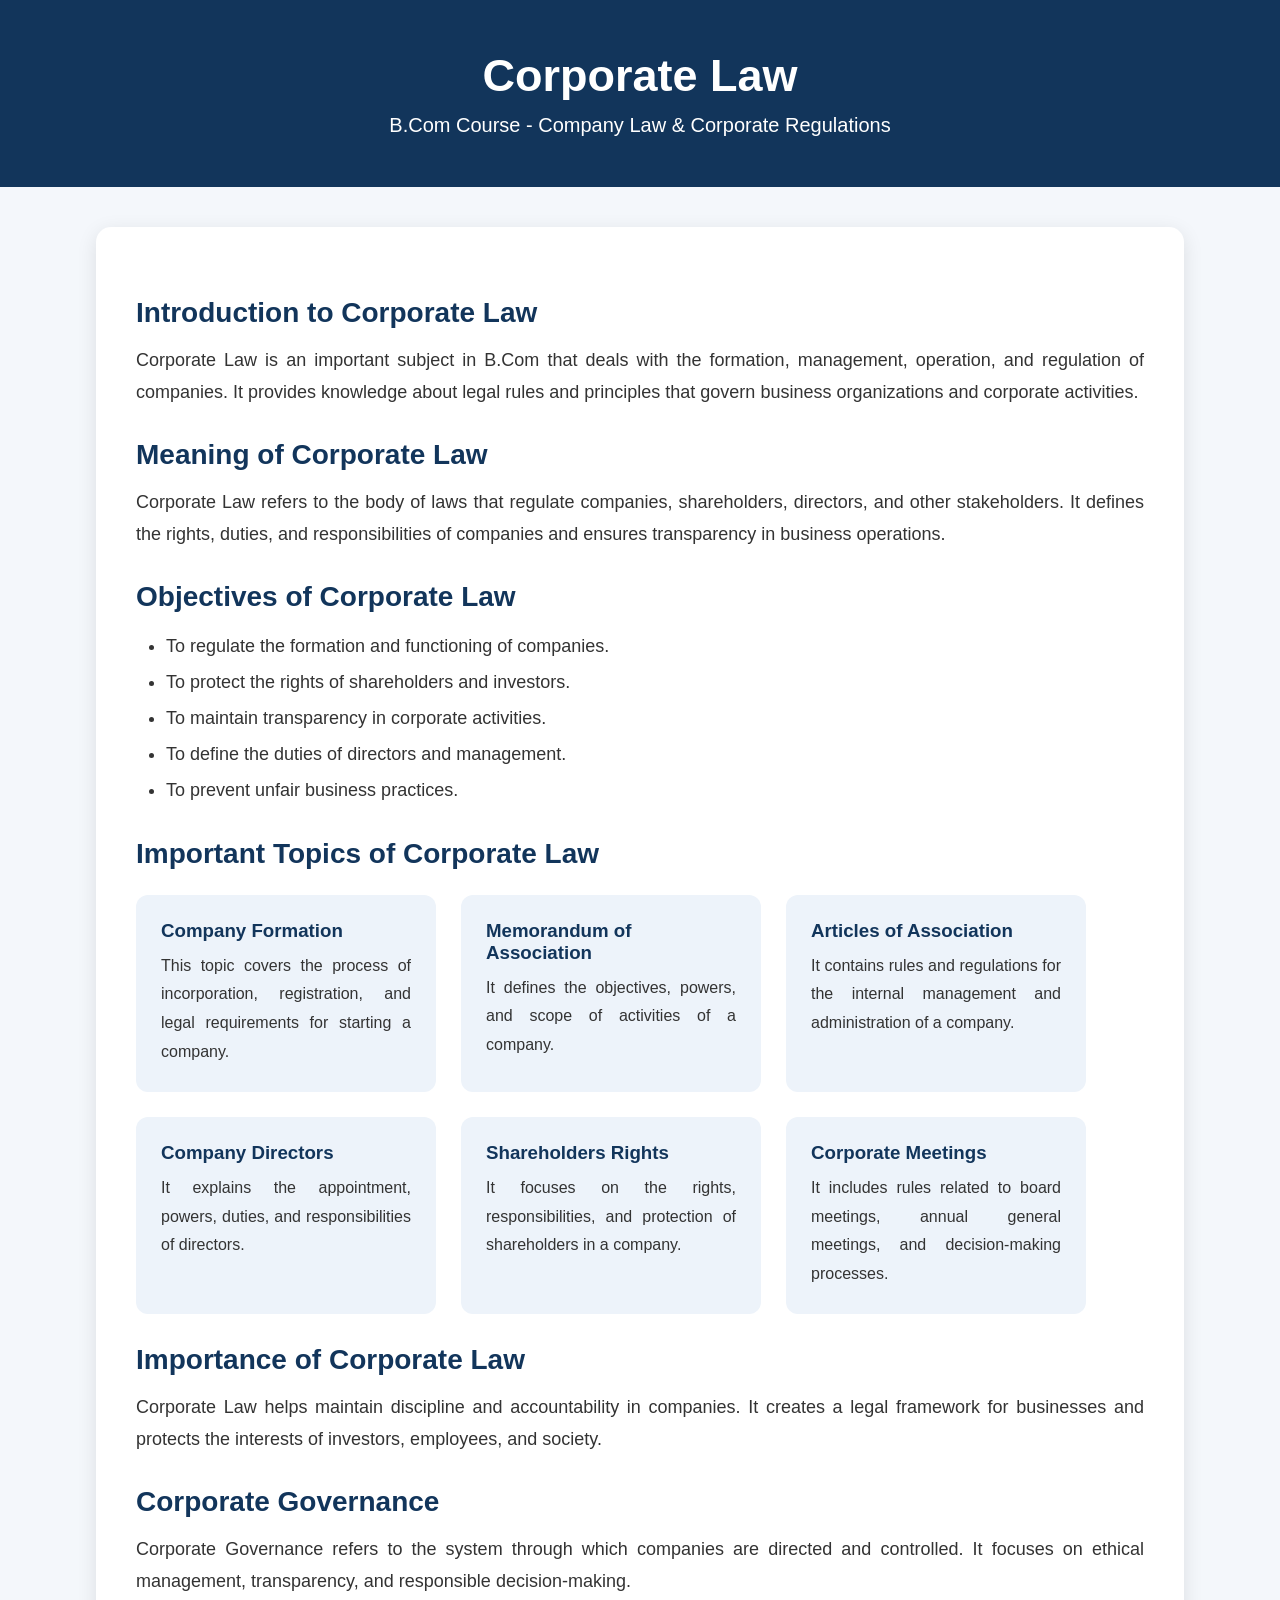
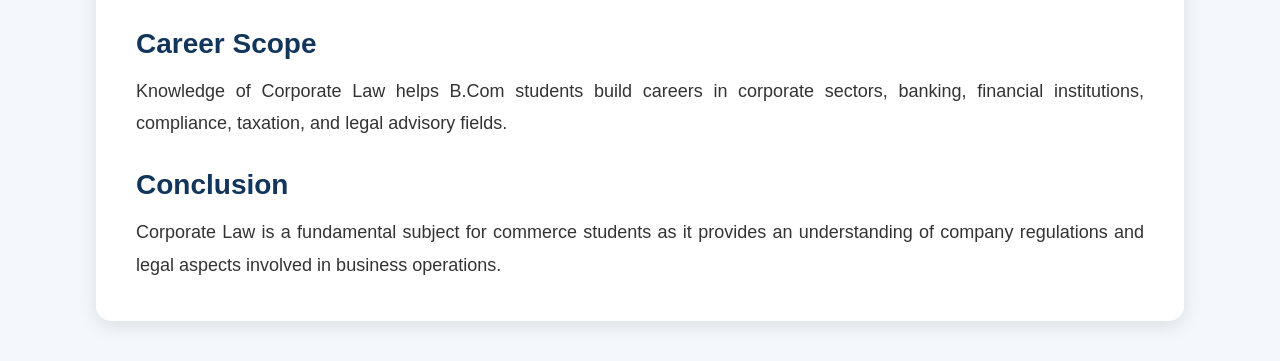
<file: Corporate Law.html>
<!DOCTYPE html>
<html lang="en">

<head>
    <meta charset="UTF-8">
    <meta name="viewport" content="width=device-width, initial-scale=1.0">
    <title>Corporate Law - B.Com</title>
    <link rel="stylesheet" href="corporate-law.css">
</head>

<body>

    <header>
        <h1>Corporate Law</h1>
        <p>B.Com Course - Company Law & Corporate Regulations</p>
    </header>


    <section class="content">

        <h2>Introduction to Corporate Law</h2>

        <p>
            Corporate Law is an important subject in B.Com that deals with the
            formation, management, operation, and regulation of companies.
            It provides knowledge about legal rules and principles that govern
            business organizations and corporate activities.
        </p>


        <h2>Meaning of Corporate Law</h2>

        <p>
            Corporate Law refers to the body of laws that regulate companies,
            shareholders, directors, and other stakeholders. It defines the rights,
            duties, and responsibilities of companies and ensures transparency in
            business operations.
        </p>


        <h2>Objectives of Corporate Law</h2>

        <ul>
            <li>To regulate the formation and functioning of companies.</li>
            <li>To protect the rights of shareholders and investors.</li>
            <li>To maintain transparency in corporate activities.</li>
            <li>To define the duties of directors and management.</li>
            <li>To prevent unfair business practices.</li>
        </ul>


        <h2>Important Topics of Corporate Law</h2>


        <div class="cards">

            <div class="card">
                <h3>Company Formation</h3>
                <p>
                    This topic covers the process of incorporation, registration,
                    and legal requirements for starting a company.
                </p>
            </div>


            <div class="card">
                <h3>Memorandum of Association</h3>
                <p>
                    It defines the objectives, powers, and scope of activities
                    of a company.
                </p>
            </div>


            <div class="card">
                <h3>Articles of Association</h3>
                <p>
                    It contains rules and regulations for the internal management
                    and administration of a company.
                </p>
            </div>


            <div class="card">
                <h3>Company Directors</h3>
                <p>
                    It explains the appointment, powers, duties, and responsibilities
                    of directors.
                </p>
            </div>


            <div class="card">
                <h3>Shareholders Rights</h3>
                <p>
                    It focuses on the rights, responsibilities, and protection of
                    shareholders in a company.
                </p>
            </div>


            <div class="card">
                <h3>Corporate Meetings</h3>
                <p>
                    It includes rules related to board meetings, annual general
                    meetings, and decision-making processes.
                </p>
            </div>

        </div>


        <h2>Importance of Corporate Law</h2>

        <p>
            Corporate Law helps maintain discipline and accountability in companies.
            It creates a legal framework for businesses and protects the interests
            of investors, employees, and society.
        </p>


        <h2>Corporate Governance</h2>

        <p>
            Corporate Governance refers to the system through which companies are
            directed and controlled. It focuses on ethical management, transparency,
            and responsible decision-making.
        </p>


        <h2>Career Scope</h2>

        <p>
            Knowledge of Corporate Law helps B.Com students build careers in
            corporate sectors, banking, financial institutions, compliance,
            taxation, and legal advisory fields.
        </p>


        <h2>Conclusion</h2>

        <p>
            Corporate Law is a fundamental subject for commerce students as it
            provides an understanding of company regulations and legal aspects
            involved in business operations.
        </p>


    </section>

</body>

</html>
</file>
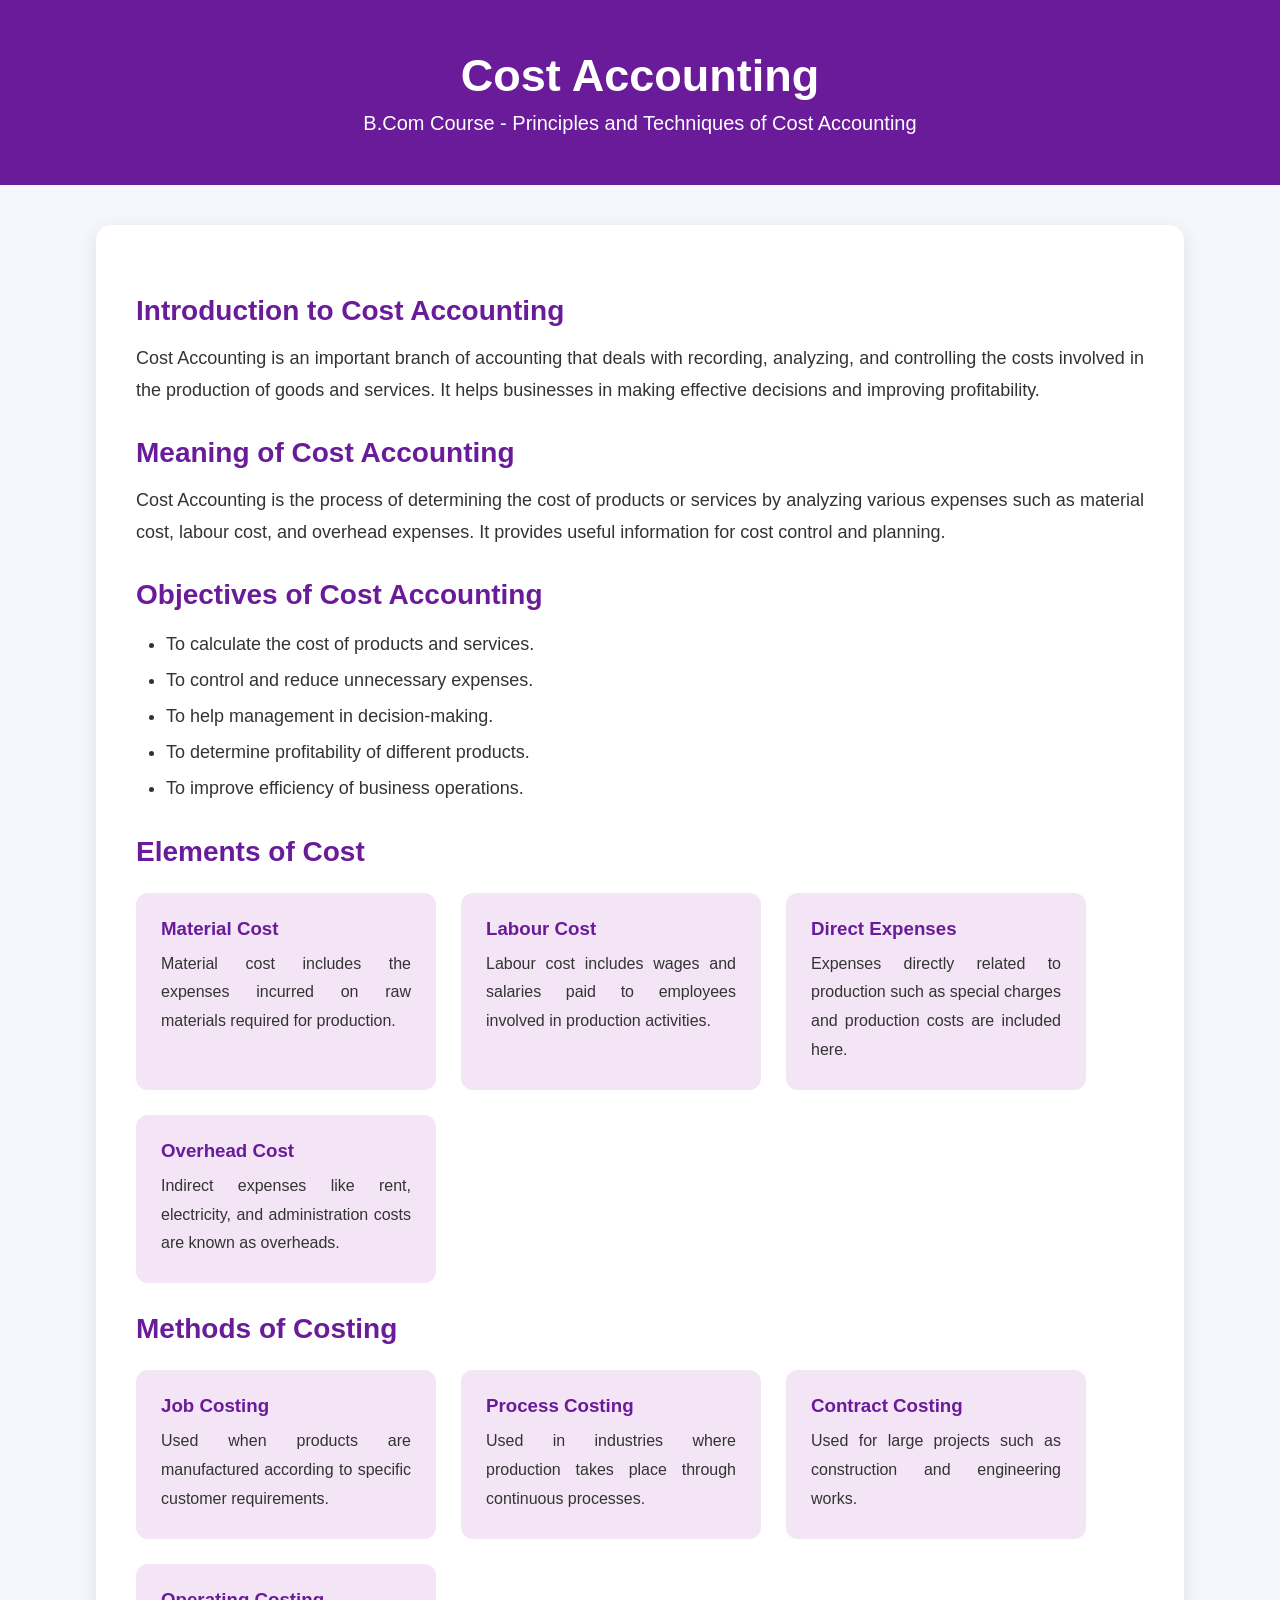
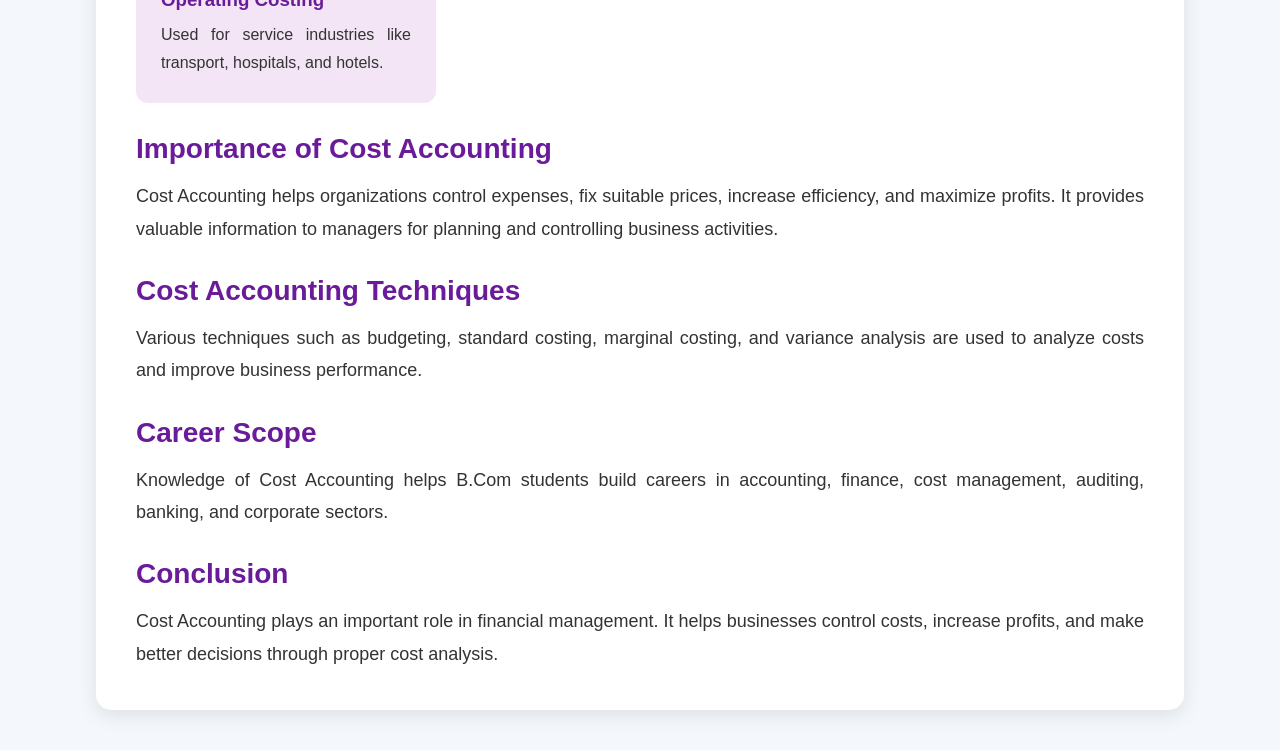
<file: Cost Accounting.html>
<!DOCTYPE html>
<html lang="en">

<head>
    <meta charset="UTF-8">
    <meta name="viewport" content="width=device-width, initial-scale=1.0">
    <title>Cost Accounting - B.Com</title>
    <link rel="stylesheet" href="cost-acounting.css">
</head>

<body>

    <header>
        <h1>Cost Accounting</h1>
        <p>B.Com Course - Principles and Techniques of Cost Accounting</p>
    </header>


    <section class="content">

        <h2>Introduction to Cost Accounting</h2>

        <p>
            Cost Accounting is an important branch of accounting that deals with
            recording, analyzing, and controlling the costs involved in the
            production of goods and services. It helps businesses in making
            effective decisions and improving profitability.
        </p>


        <h2>Meaning of Cost Accounting</h2>

        <p>
            Cost Accounting is the process of determining the cost of products or
            services by analyzing various expenses such as material cost, labour
            cost, and overhead expenses. It provides useful information for cost
            control and planning.
        </p>


        <h2>Objectives of Cost Accounting</h2>

        <ul>
            <li>To calculate the cost of products and services.</li>
            <li>To control and reduce unnecessary expenses.</li>
            <li>To help management in decision-making.</li>
            <li>To determine profitability of different products.</li>
            <li>To improve efficiency of business operations.</li>
        </ul>


        <h2>Elements of Cost</h2>

        <div class="cards">

            <div class="card">
                <h3>Material Cost</h3>
                <p>
                    Material cost includes the expenses incurred on raw materials
                    required for production.
                </p>
            </div>


            <div class="card">
                <h3>Labour Cost</h3>
                <p>
                    Labour cost includes wages and salaries paid to employees
                    involved in production activities.
                </p>
            </div>


            <div class="card">
                <h3>Direct Expenses</h3>
                <p>
                    Expenses directly related to production such as special
                    charges and production costs are included here.
                </p>
            </div>


            <div class="card">
                <h3>Overhead Cost</h3>
                <p>
                    Indirect expenses like rent, electricity, and administration
                    costs are known as overheads.
                </p>
            </div>

        </div>


        <h2>Methods of Costing</h2>

        <div class="cards">

            <div class="card">
                <h3>Job Costing</h3>
                <p>
                    Used when products are manufactured according to specific
                    customer requirements.
                </p>
            </div>


            <div class="card">
                <h3>Process Costing</h3>
                <p>
                    Used in industries where production takes place through
                    continuous processes.
                </p>
            </div>


            <div class="card">
                <h3>Contract Costing</h3>
                <p>
                    Used for large projects such as construction and engineering
                    works.
                </p>
            </div>


            <div class="card">
                <h3>Operating Costing</h3>
                <p>
                    Used for service industries like transport, hospitals, and
                    hotels.
                </p>
            </div>

        </div>


        <h2>Importance of Cost Accounting</h2>

        <p>
            Cost Accounting helps organizations control expenses, fix suitable
            prices, increase efficiency, and maximize profits. It provides
            valuable information to managers for planning and controlling business
            activities.
        </p>


        <h2>Cost Accounting Techniques</h2>

        <p>
            Various techniques such as budgeting, standard costing, marginal
            costing, and variance analysis are used to analyze costs and improve
            business performance.
        </p>


        <h2>Career Scope</h2>

        <p>
            Knowledge of Cost Accounting helps B.Com students build careers in
            accounting, finance, cost management, auditing, banking, and corporate
            sectors.
        </p>


        <h2>Conclusion</h2>

        <p>
            Cost Accounting plays an important role in financial management.
            It helps businesses control costs, increase profits, and make better
            decisions through proper cost analysis.
        </p>


    </section>

</body>

</html>
</file>
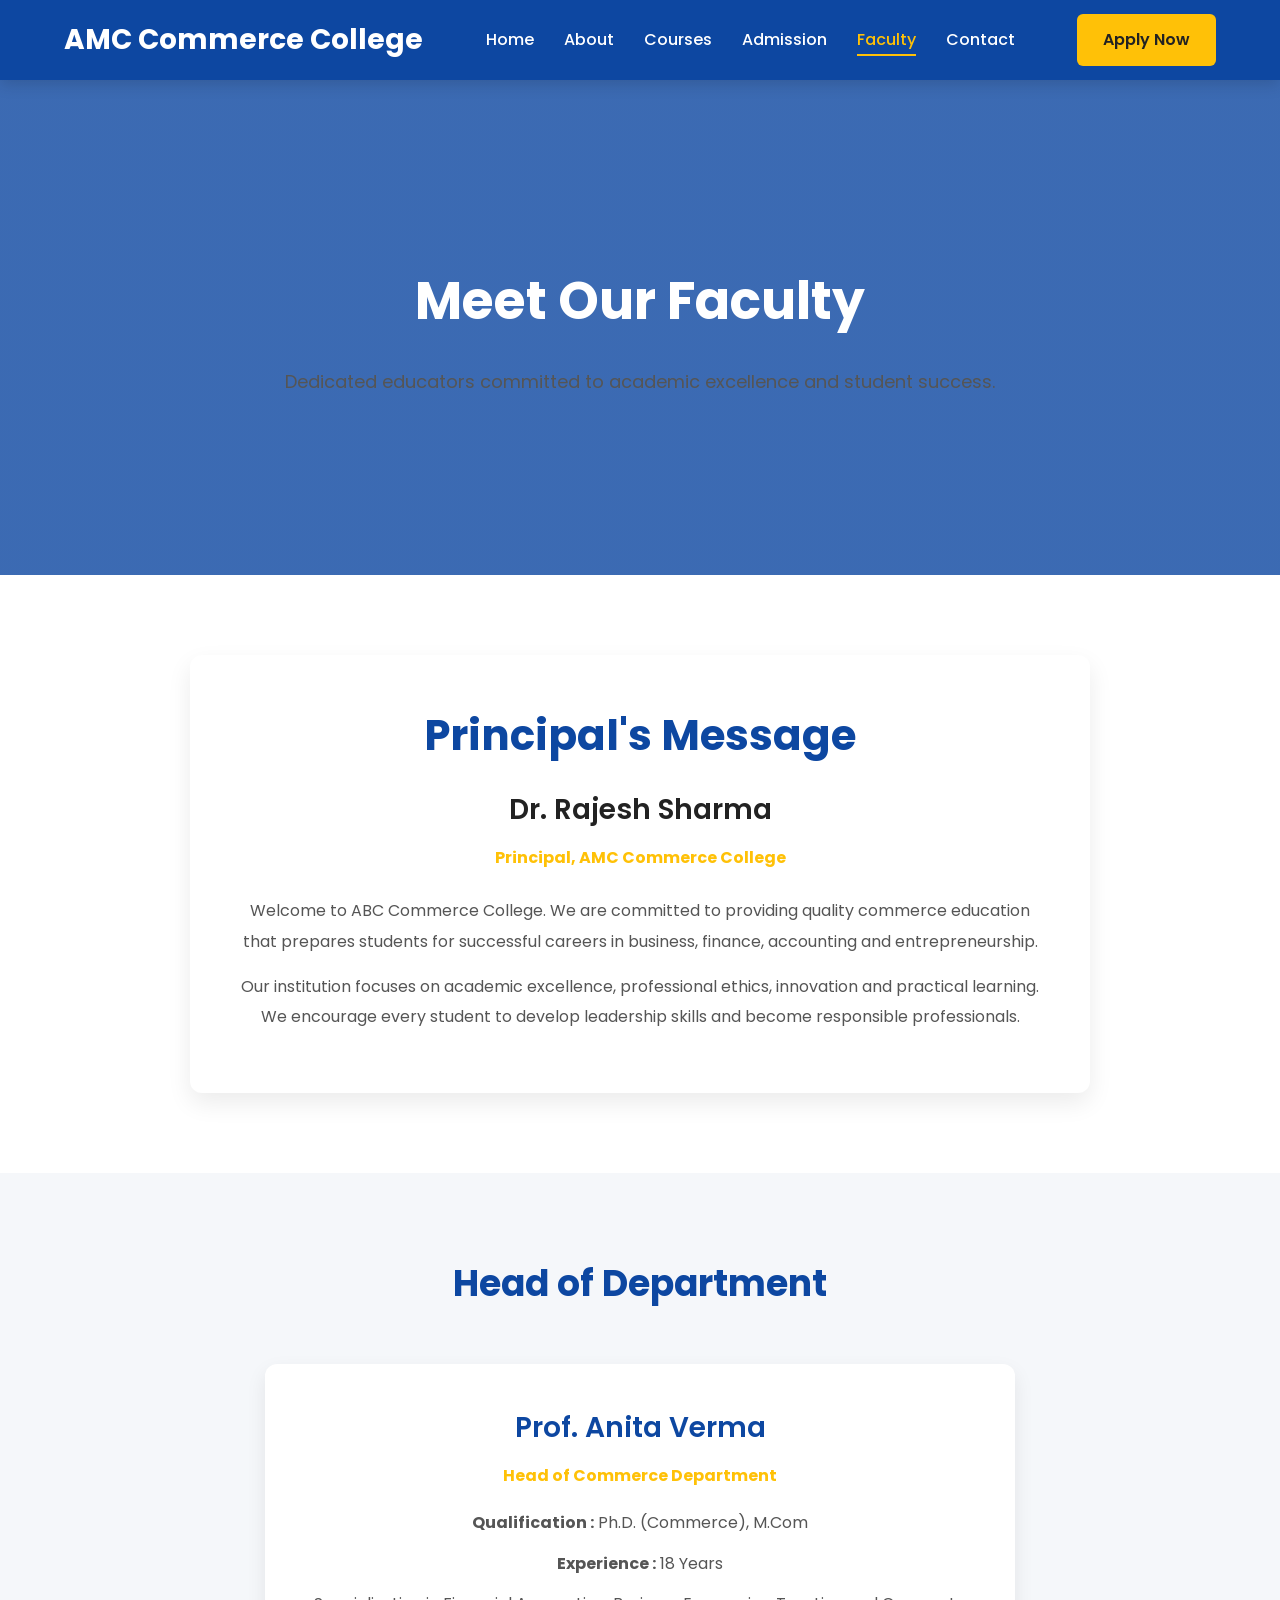
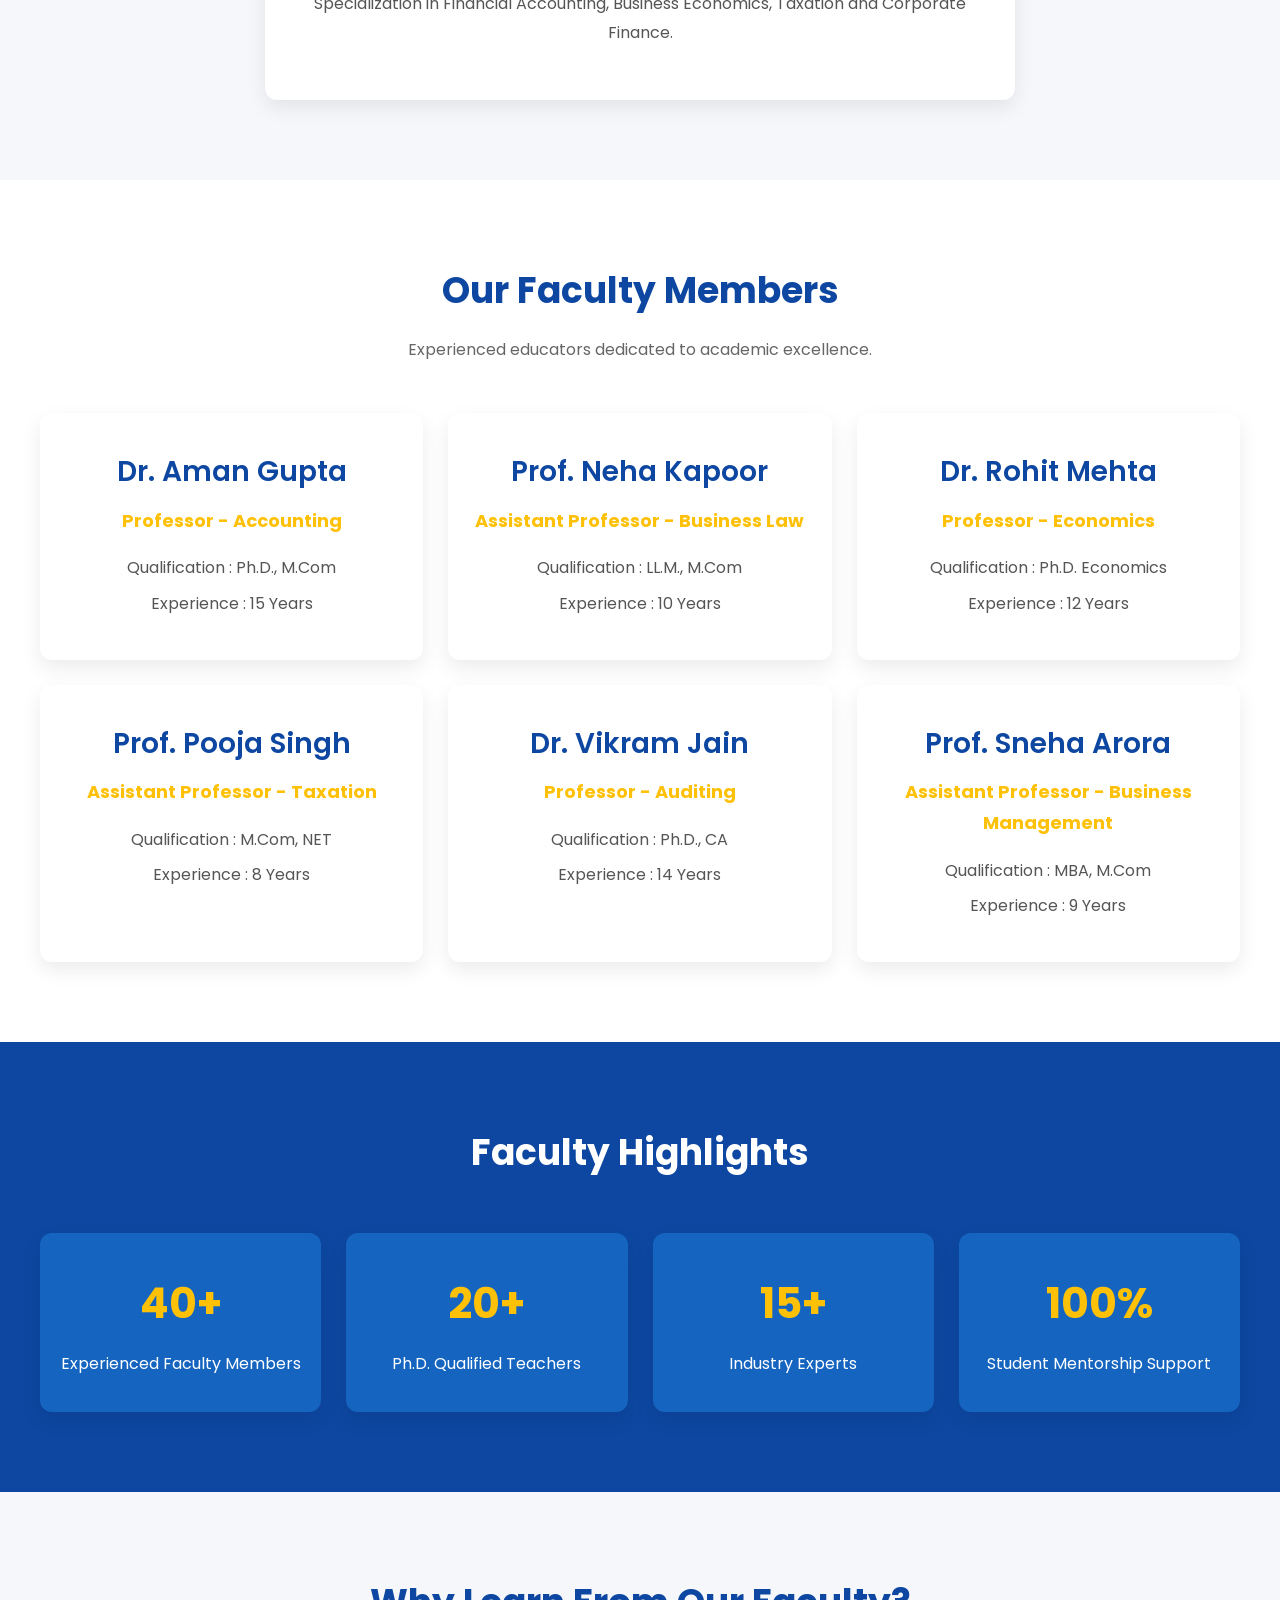
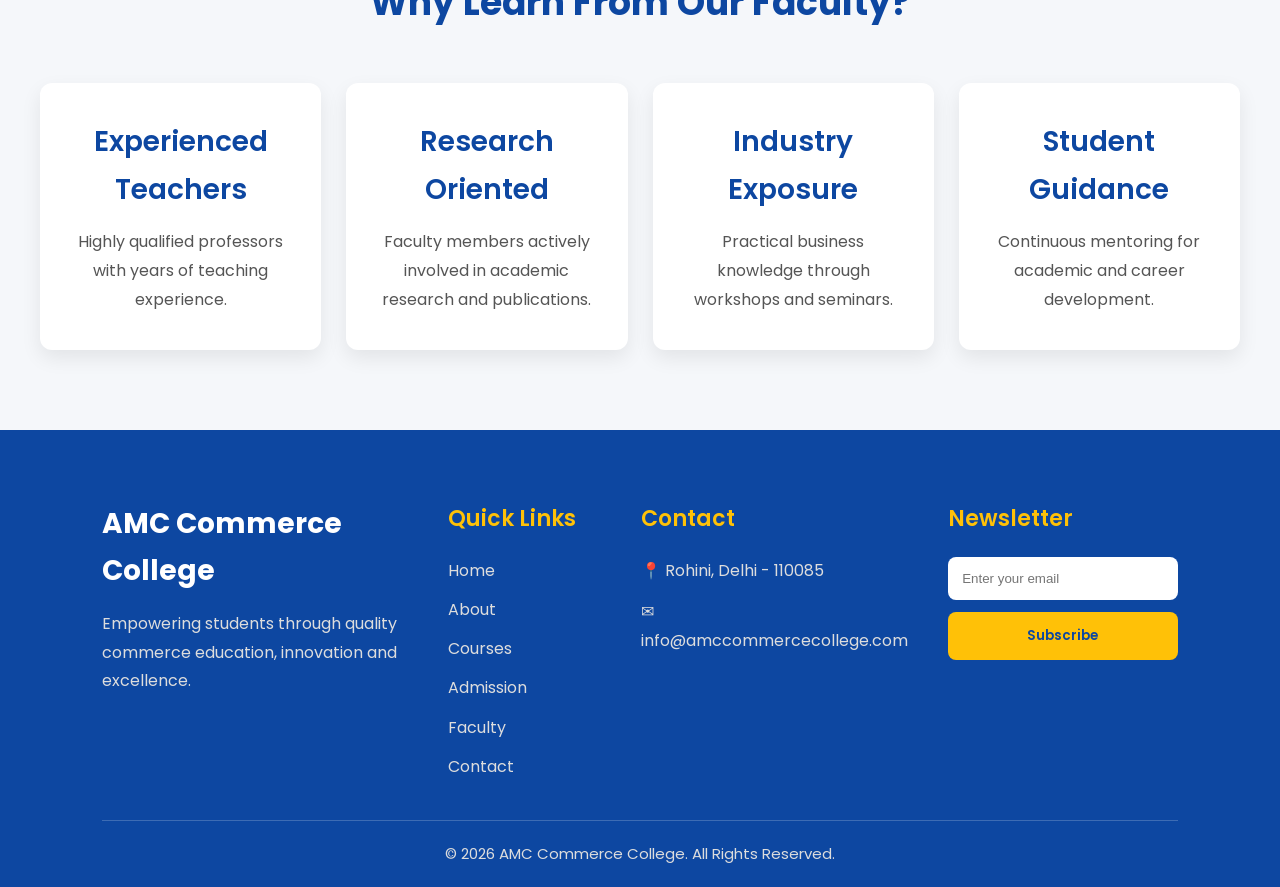
<file: faculty.html>
<!DOCTYPE html>
<html lang="en">

<head>

    <meta charset="UTF-8">
    <meta name="viewport" content="width=device-width, initial-scale=1.0">

    <title>Faculty | AMC Commerce College</title>

    <!-- Google Font -->
    <link rel="preconnect" href="https://fonts.googleapis.com">
    <link rel="preconnect" href="https://fonts.gstatic.com" crossorigin>

    <link href="https://fonts.googleapis.com/css2?family=Poppins:wght@300;400;500;600;700;800&display=swap"
        rel="stylesheet">

    <!-- CSS -->
    <link rel="stylesheet" href="style.css">
    <link rel="stylesheet" href="navbar.css">
    <link rel="stylesheet" href="faculty.css">
    <link rel="stylesheet" href="footer.css">
    <link rel="stylesheet" href="responsive.css">

</head>

<body>

    <!-- ================= HEADER ================= -->

    <header class="header">

        <nav class="navbar">

            <div class="logo">
                <h2>AMC Commerce College</h2>
            </div>

            <ul class="nav-links">
                <li><a href="index.html">Home</a></li>
                <li><a href="about.html">About</a></li>
                <li><a href="courses.html">Courses</a></li>
                <li><a href="admission.html">Admission</a></li>
                <li><a href="faculty.html" class="active">Faculty</a></li>
                <li><a href="contact.html">Contact</a></li>
            </ul>

            <a href="admission.html" class="btn">Apply Now</a>

        </nav>

    </header>

    <!-- ================= HERO ================= -->

    <section class="faculty-banner">

        <div class="banner-overlay"></div>

        <div class="banner-content">

            <h1>Meet Our Faculty</h1>

            <p>
                Dedicated educators committed to academic excellence and
                student success.
            </p>

        </div>

    </section>

    <!-- ================= PRINCIPAL ================= -->

    <section class="principal">

        <div class="container">

            <div class="principal-card">

                <h2>Principal's Message</h2>

                <h3>Dr. Rajesh Sharma</h3>

                <h4>Principal, AMC Commerce College</h4>

                <p>
                    Welcome to ABC Commerce College. We are committed to
                    providing quality commerce education that prepares
                    students for successful careers in business, finance,
                    accounting and entrepreneurship.
                </p>

                <p>
                    Our institution focuses on academic excellence,
                    professional ethics, innovation and practical learning.
                    We encourage every student to develop leadership skills
                    and become responsible professionals.
                </p>

            </div>

        </div>

    </section>

    <!-- ================= HOD ================= -->

    <section class="hod">

        <div class="container">

            <div class="section-title">

                <h2>Head of Department</h2>

            </div>

            <div class="card">

                <h3>Prof. Anita Verma</h3>

                <h4>Head of Commerce Department</h4>

                <p><strong>Qualification :</strong> Ph.D. (Commerce), M.Com</p>

                <p><strong>Experience :</strong> 18 Years</p>

                <p>
                    Specialization in Financial Accounting,
                    Business Economics, Taxation and Corporate Finance.
                </p>

            </div>

        </div>

    </section>

    <!-- ================= FACULTY MEMBERS ================= -->

    <section class="faculty-members">

        <div class="container">

            <div class="section-title">

                <h2>Our Faculty Members</h2>

                <p>
                    Experienced educators dedicated to academic excellence.
                </p>

            </div>

            <div class="grid-3">

                <div class="card">

                    <h3>Dr. Aman Gupta</h3>

                    <h4>Professor - Accounting</h4>

                    <p>Qualification : Ph.D., M.Com</p>

                    <p>Experience : 15 Years</p>

                </div>

                <div class="card">

                    <h3>Prof. Neha Kapoor</h3>

                    <h4>Assistant Professor - Business Law</h4>

                    <p>Qualification : LL.M., M.Com</p>

                    <p>Experience : 10 Years</p>

                </div>

                <div class="card">

                    <h3>Dr. Rohit Mehta</h3>

                    <h4>Professor - Economics</h4>

                    <p>Qualification : Ph.D. Economics</p>

                    <p>Experience : 12 Years</p>

                </div>

                <div class="card">

                    <h3>Prof. Pooja Singh</h3>

                    <h4>Assistant Professor - Taxation</h4>

                    <p>Qualification : M.Com, NET</p>

                    <p>Experience : 8 Years</p>

                </div>

                <div class="card">

                    <h3>Dr. Vikram Jain</h3>

                    <h4>Professor - Auditing</h4>

                    <p>Qualification : Ph.D., CA</p>

                    <p>Experience : 14 Years</p>

                </div>

                <div class="card">

                    <h3>Prof. Sneha Arora</h3>

                    <h4>Assistant Professor - Business Management</h4>

                    <p>Qualification : MBA, M.Com</p>

                    <p>Experience : 9 Years</p>

                </div>

            </div>

        </div>

    </section>

    <!-- ================= FACULTY STATS ================= -->

    <section class="faculty-stats">

        <div class="container">

            <div class="section-title">

                <h2>Faculty Highlights</h2>

            </div>

            <div class="grid-4">

                <div class="card">

                    <h2>40+</h2>

                    <p>Experienced Faculty Members</p>

                </div>

                <div class="card">

                    <h2>20+</h2>

                    <p>Ph.D. Qualified Teachers</p>

                </div>

                <div class="card">

                    <h2>15+</h2>

                    <p>Industry Experts</p>

                </div>

                <div class="card">

                    <h2>100%</h2>

                    <p>Student Mentorship Support</p>

                </div>

            </div>

        </div>

    </section>

    <!-- ================= WHY CHOOSE OUR FACULTY ================= -->

    <section class="faculty-features">

        <div class="container">

            <div class="section-title">

                <h2>Why Learn From Our Faculty?</h2>

            </div>

            <div class="grid-4">

                <div class="card">
                    <h3>Experienced Teachers</h3>
                    <p>Highly qualified professors with years of teaching experience.</p>
                </div>

                <div class="card">
                    <h3>Research Oriented</h3>
                    <p>Faculty members actively involved in academic research and publications.</p>
                </div>

                <div class="card">
                    <h3>Industry Exposure</h3>
                    <p>Practical business knowledge through workshops and seminars.</p>
                </div>

                <div class="card">
                    <h3>Student Guidance</h3>
                    <p>Continuous mentoring for academic and career development.</p>
                </div>

            </div>

        </div>

    </section>

    <!-- ================= FOOTER ================= -->

    <footer>

        <div class="footer-container">

            <div class="footer-logo">

                <h2>AMC Commerce College</h2>

                <p>
                    Empowering students through quality commerce education,
                    innovation and excellence.
                </p>

            </div>

            <div class="footer-links">

                <h3>Quick Links</h3>

                <ul>

                    <li><a href="index.html">Home</a></li>

                    <li><a href="about.html">About</a></li>

                    <li><a href="courses.html">Courses</a></li>

                    <li><a href="admission.html">Admission</a></li>

                    <li><a href="faculty.html">Faculty</a></li>

                    <li><a href="contact.html">Contact</a></li>

                </ul>

            </div>

            <div class="footer-contact">

                <h3>Contact</h3>

                <p>📍 Rohini, Delhi - 110085</p>



                <p>✉ info@amccommercecollege.com</p>

            </div>

            <div class="footer-social">

                <h3>Newsletter</h3>

                <div class="newsletter">

                    <input type="email" placeholder="Enter your email">

                    <button>Subscribe</button>

                </div>

            </div>

        </div>

        <div class="footer-line"></div>

        <div class="footer-bottom">

            <p>© 2026 AMC Commerce College. All Rights Reserved.</p>

        </div>

    </footer>

</body>

</html>
</file>
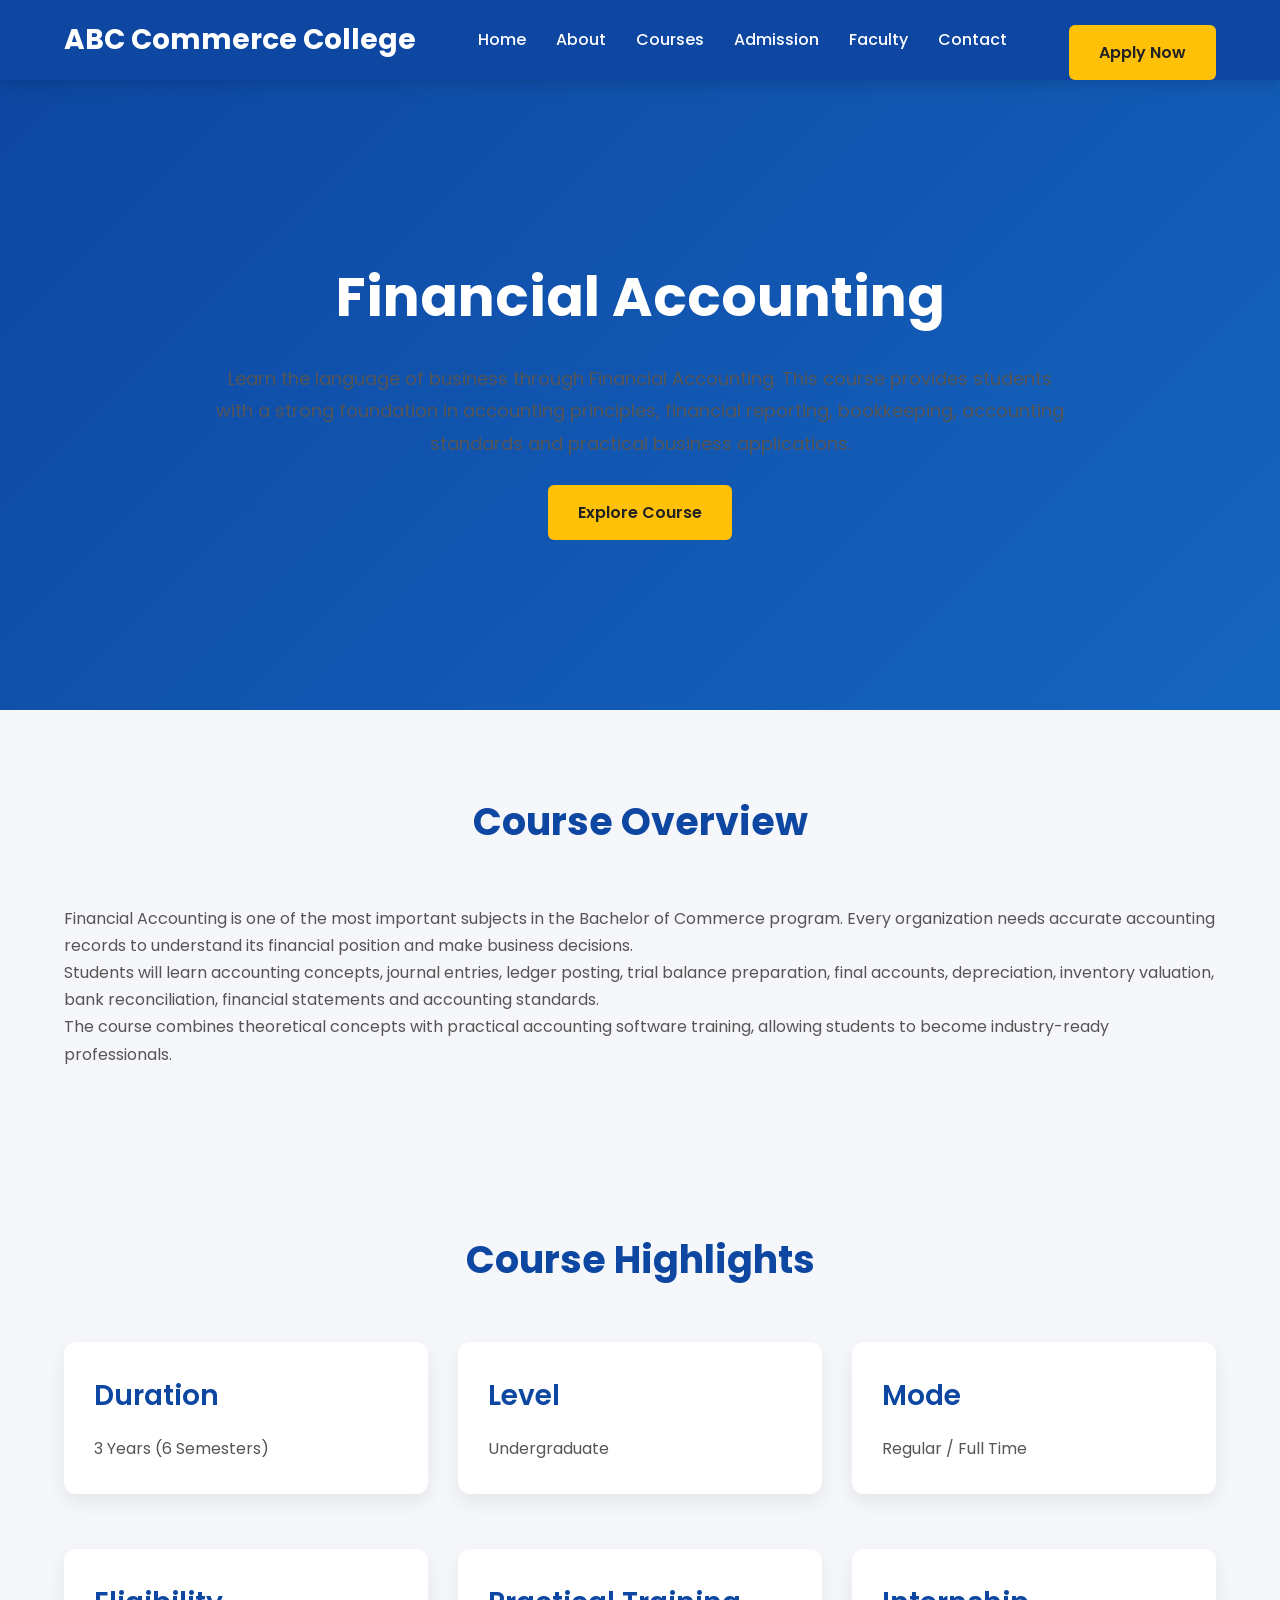
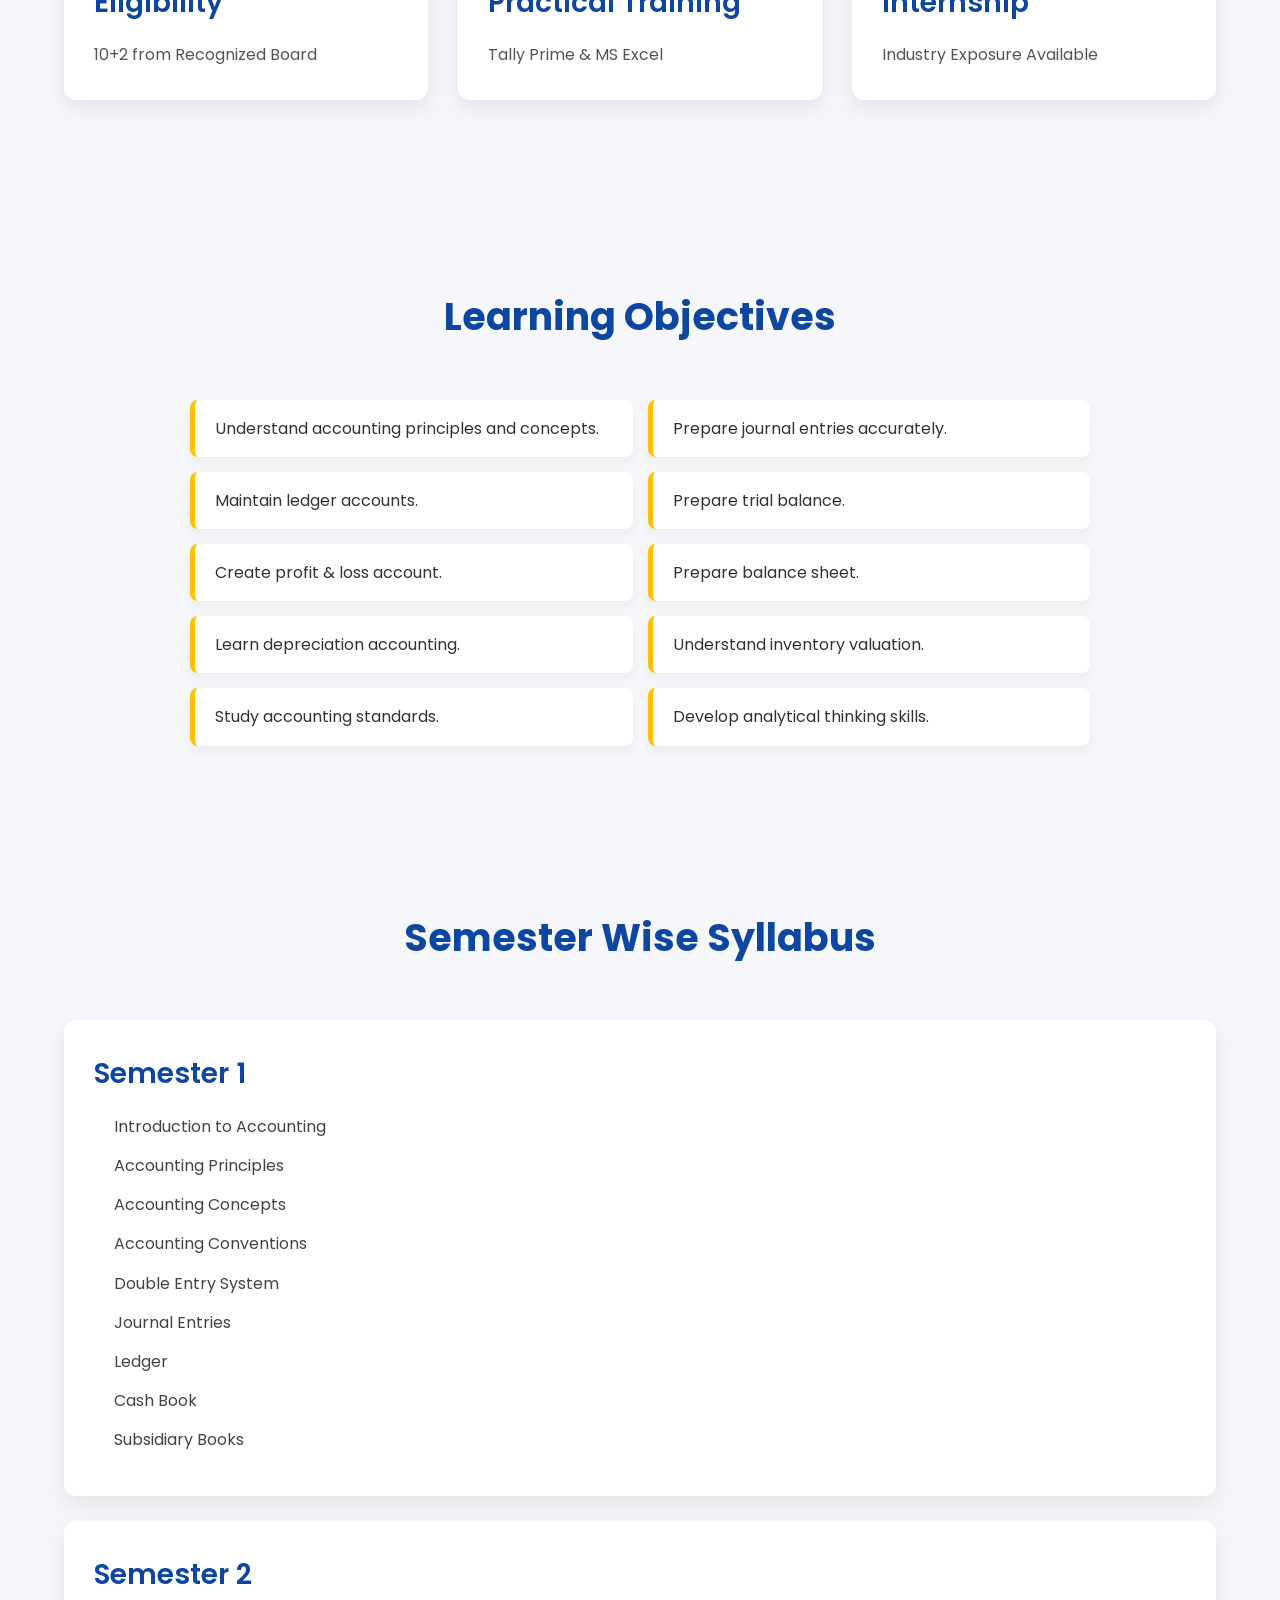
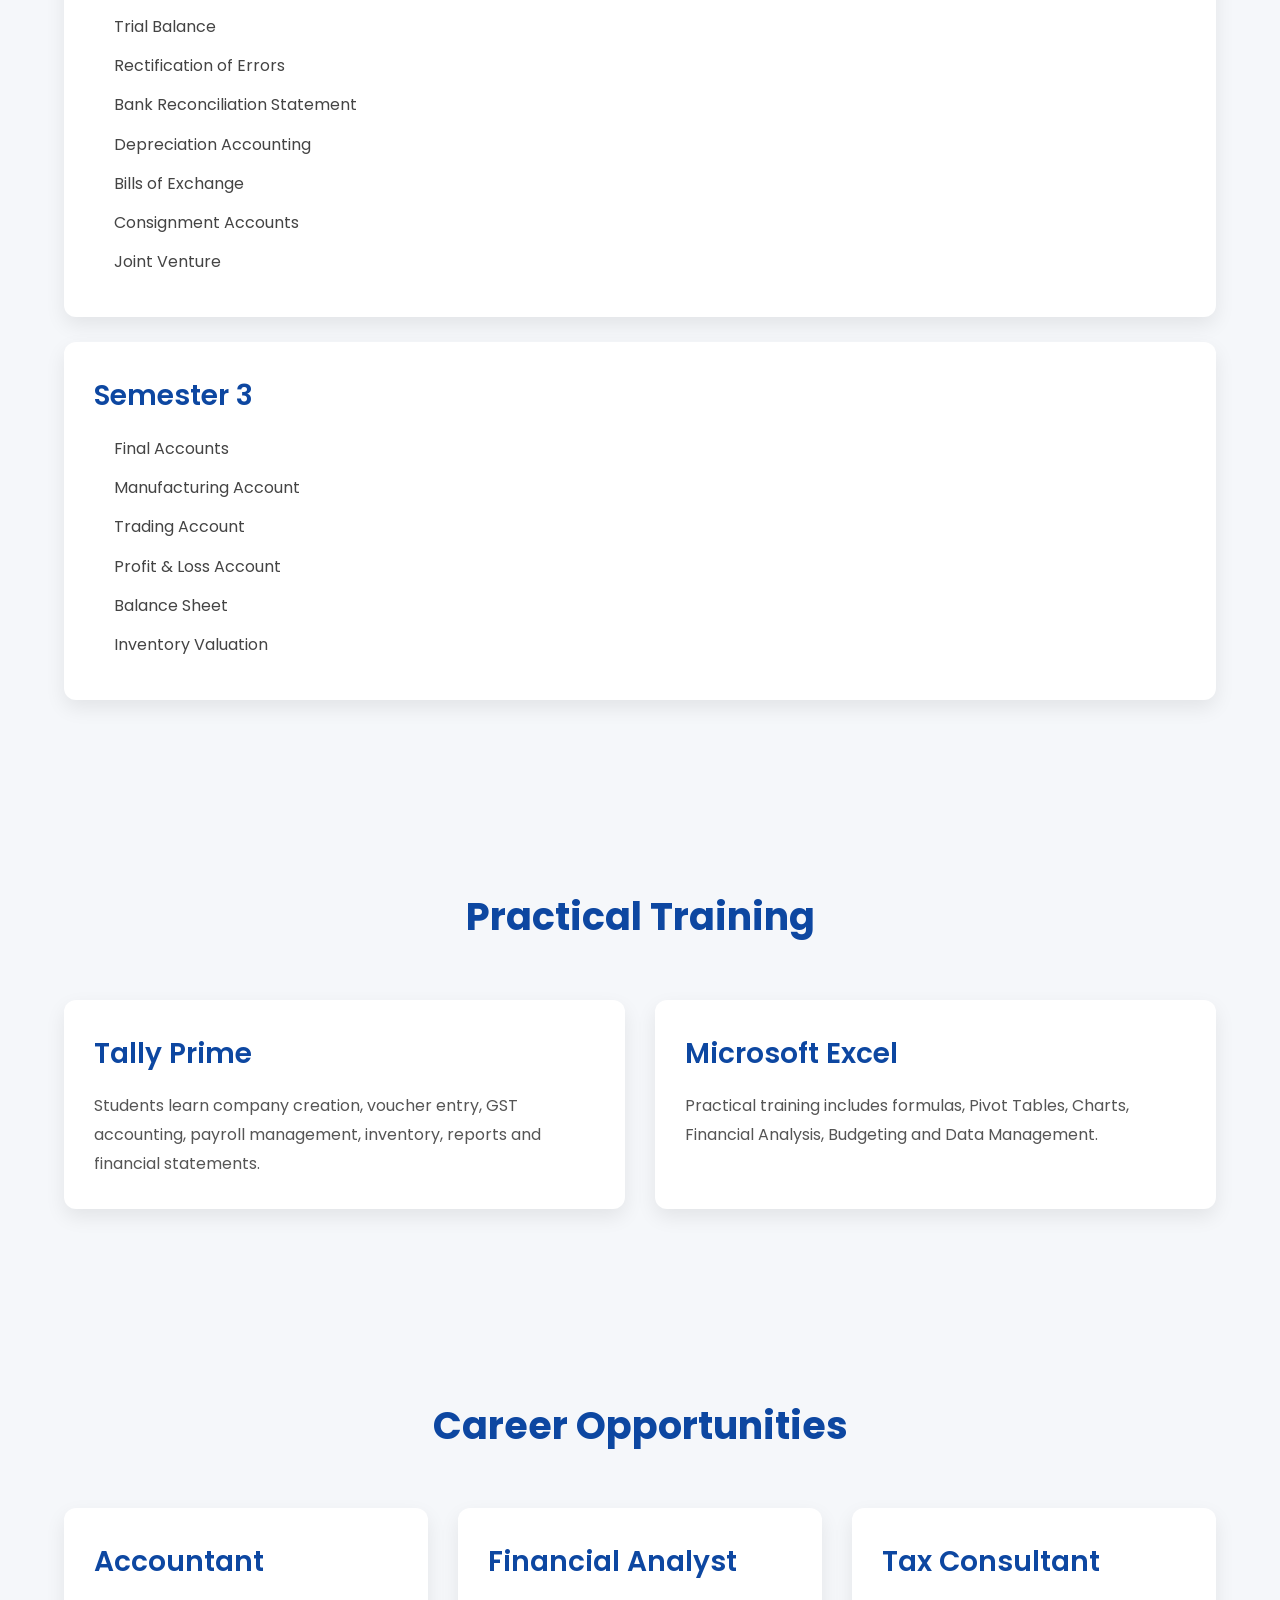
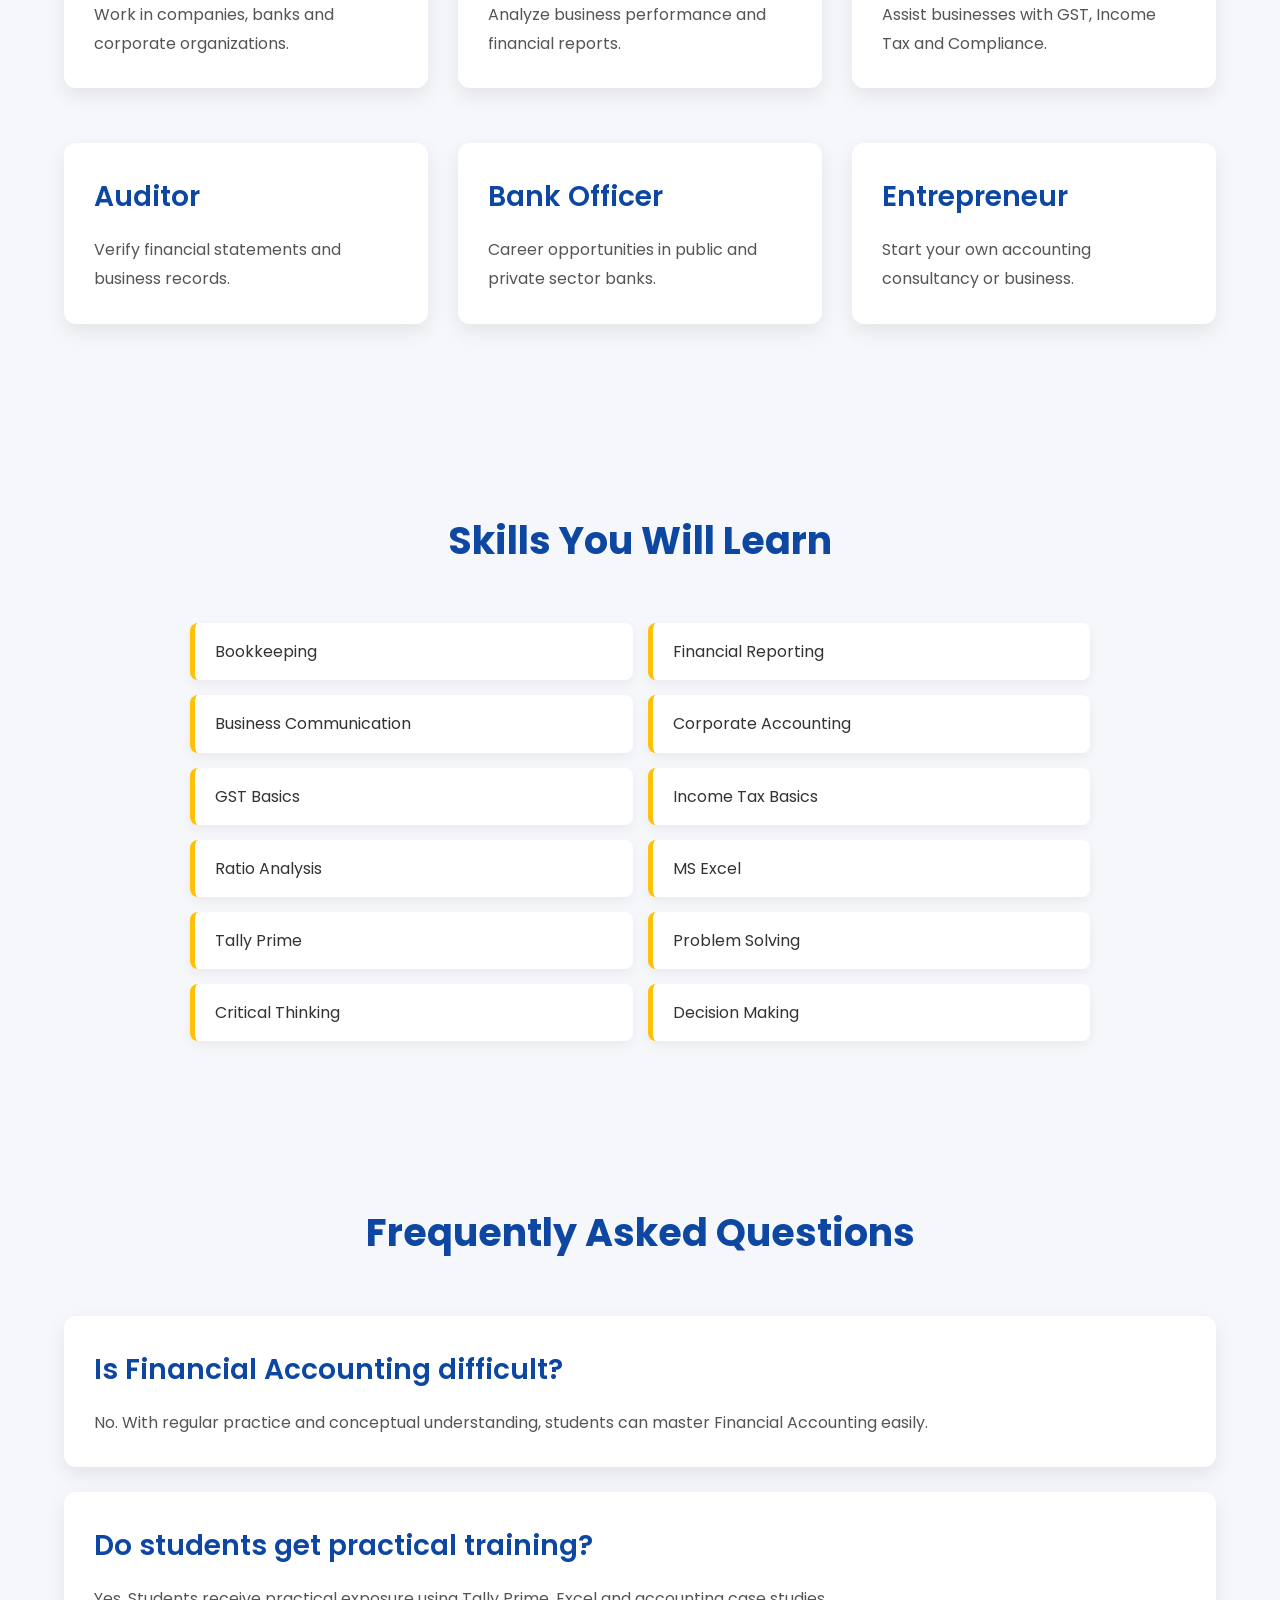
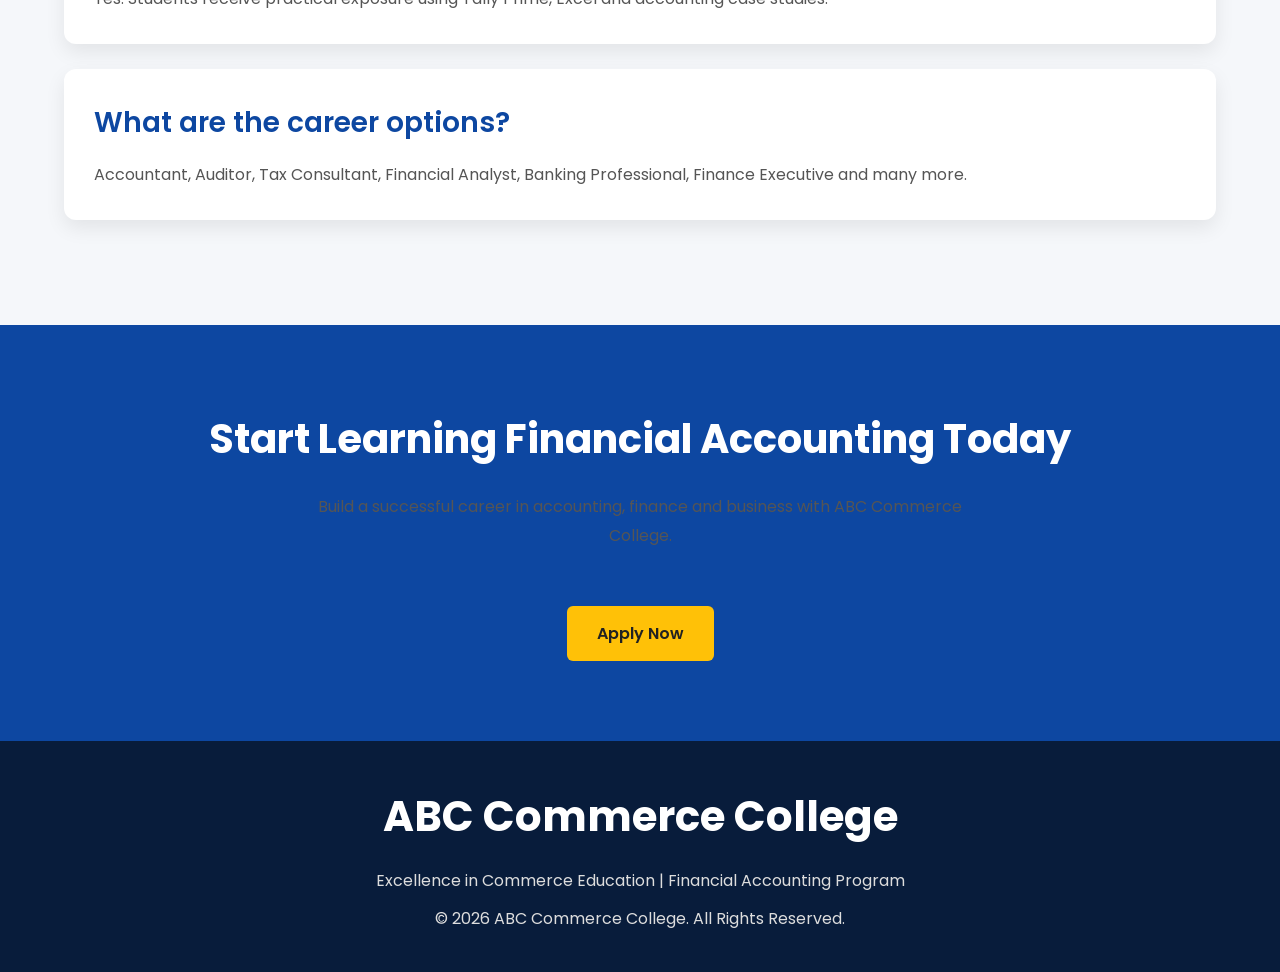
<file: Financial Accounting.html>
<!DOCTYPE html>
<html lang="en">

<head>

    <meta charset="UTF-8">
    <meta name="viewport" content="width=device-width, initial-scale=1.0">

    <title>Financial Accounting | ABC Commerce College</title>

    <!-- Google Fonts -->

    <link rel="preconnect" href="https://fonts.googleapis.com">

    <link rel="preconnect" href="https://fonts.gstatic.com" crossorigin>

    <link href="https://fonts.googleapis.com/css2?family=Poppins:wght@300;400;500;600;700;800&display=swap"
        rel="stylesheet">

    <!-- CSS -->

    <link rel="stylesheet" href="style.css">

    <link rel="stylesheet" href="navbar.css">

    <link rel="stylesheet" href="footer.css">

    <link rel="stylesheet" href="financial-accounting.css">

</head>

<body>

    <!-- ================= NAVBAR ================= -->

    <header class="header">

        <nav class="navbar">

            <div class="logo">

                <h2>ABC Commerce College</h2>

            </div>

            <ul class="nav-links">

                <li><a href="index.html">Home</a></li>

                <li><a href="about.html">About</a></li>

                <li><a href="courses.html">Courses</a></li>

                <li><a href="admission.html">Admission</a></li>

                <li><a href="faculty.html">Faculty</a></li>

                <li><a href="contact.html">Contact</a></li>

            </ul>

            <a href="admission.html" class="btn">Apply Now</a>

        </nav>

    </header>

    <!-- ================= HERO ================= -->

    <section class="hero">

        <div class="container">

            <h1>Financial Accounting</h1>

            <p>

                Learn the language of business through Financial Accounting.
                This course provides students with a strong foundation in
                accounting principles, financial reporting, bookkeeping,
                accounting standards and practical business applications.

            </p>

            <a href="#overview" class="btn">Explore Course</a>

        </div>

    </section>

    <!-- ================= OVERVIEW ================= -->

    <section id="overview" class="section">

        <div class="container">

            <div class="section-title">

                <h2>Course Overview</h2>

            </div>

            <p>

                Financial Accounting is one of the most important subjects in
                the Bachelor of Commerce program. Every organization needs
                accurate accounting records to understand its financial
                position and make business decisions.

            </p>

            <p>

                Students will learn accounting concepts, journal entries,
                ledger posting, trial balance preparation, final accounts,
                depreciation, inventory valuation, bank reconciliation,
                financial statements and accounting standards.

            </p>

            <p>

                The course combines theoretical concepts with practical
                accounting software training, allowing students to become
                industry-ready professionals.

            </p>

        </div>

    </section>

    <!-- ================= COURSE HIGHLIGHTS ================= -->

    <section class="section gray">

        <div class="container">

            <div class="section-title">

                <h2>Course Highlights</h2>

            </div>

            <div class="grid-3">

                <div class="card">

                    <h3>Duration</h3>

                    <p>3 Years (6 Semesters)</p>

                </div>

                <div class="card">

                    <h3>Level</h3>

                    <p>Undergraduate</p>

                </div>

                <div class="card">

                    <h3>Mode</h3>

                    <p>Regular / Full Time</p>

                </div>

                <div class="card">

                    <h3>Eligibility</h3>

                    <p>10+2 from Recognized Board</p>

                </div>

                <div class="card">

                    <h3>Practical Training</h3>

                    <p>Tally Prime & MS Excel</p>

                </div>

                <div class="card">

                    <h3>Internship</h3>

                    <p>Industry Exposure Available</p>

                </div>

            </div>

        </div>

    </section>

    <!-- ================= OBJECTIVES ================= -->

    <section class="section">

        <div class="container">

            <div class="section-title">

                <h2>Learning Objectives</h2>

            </div>

            <ul class="list">

                <li>Understand accounting principles and concepts.</li>

                <li>Prepare journal entries accurately.</li>

                <li>Maintain ledger accounts.</li>

                <li>Prepare trial balance.</li>

                <li>Create profit & loss account.</li>

                <li>Prepare balance sheet.</li>

                <li>Learn depreciation accounting.</li>

                <li>Understand inventory valuation.</li>

                <li>Study accounting standards.</li>

                <li>Develop analytical thinking skills.</li>

            </ul>

        </div>

    </section>

    <!-- ================= SYLLABUS ================= -->

    <section class="section gray">

        <div class="container">

            <div class="section-title">

                <h2>Semester Wise Syllabus</h2>

            </div>

            <div class="card">

                <h3>Semester 1</h3>

                <ul>

                    <li>Introduction to Accounting</li>
                    <li>Accounting Principles</li>
                    <li>Accounting Concepts</li>
                    <li>Accounting Conventions</li>
                    <li>Double Entry System</li>
                    <li>Journal Entries</li>
                    <li>Ledger</li>
                    <li>Cash Book</li>
                    <li>Subsidiary Books</li>

                </ul>

            </div>

            <div class="card">

                <h3>Semester 2</h3>

                <ul>

                    <li>Trial Balance</li>
                    <li>Rectification of Errors</li>
                    <li>Bank Reconciliation Statement</li>
                    <li>Depreciation Accounting</li>
                    <li>Bills of Exchange</li>
                    <li>Consignment Accounts</li>
                    <li>Joint Venture</li>

                </ul>

            </div>

            <div class="card">

                <h3>Semester 3</h3>

                <ul>

                    <li>Final Accounts</li>
                    <li>Manufacturing Account</li>
                    <li>Trading Account</li>
                    <li>Profit & Loss Account</li>
                    <li>Balance Sheet</li>
                    <li>Inventory Valuation</li>

                </ul>

            </div>

        </div>

    </section>

    <!-- ================= PRACTICAL ================= -->

    <section class="section">

        <div class="container">

            <div class="section-title">

                <h2>Practical Training</h2>

            </div>

            <div class="grid-2">

                <div class="card">

                    <h3>Tally Prime</h3>

                    <p>

                        Students learn company creation,
                        voucher entry, GST accounting,
                        payroll management, inventory,
                        reports and financial statements.

                    </p>

                </div>

                <div class="card">

                    <h3>Microsoft Excel</h3>

                    <p>

                        Practical training includes formulas,
                        Pivot Tables, Charts, Financial Analysis,
                        Budgeting and Data Management.

                    </p>

                </div>

            </div>

        </div>

    </section>

    <!-- ================= CAREER ================= -->

    <section class="section gray">

        <div class="container">

            <div class="section-title">

                <h2>Career Opportunities</h2>

            </div>

            <div class="grid-3">

                <div class="card">

                    <h3>Accountant</h3>

                    <p>

                        Work in companies,
                        banks and corporate organizations.

                    </p>

                </div>

                <div class="card">

                    <h3>Financial Analyst</h3>

                    <p>

                        Analyze business performance
                        and financial reports.

                    </p>

                </div>

                <div class="card">

                    <h3>Tax Consultant</h3>

                    <p>

                        Assist businesses with GST,
                        Income Tax and Compliance.

                    </p>

                </div>

                <div class="card">

                    <h3>Auditor</h3>

                    <p>

                        Verify financial statements
                        and business records.

                    </p>

                </div>

                <div class="card">

                    <h3>Bank Officer</h3>

                    <p>

                        Career opportunities in
                        public and private sector banks.

                    </p>

                </div>

                <div class="card">

                    <h3>Entrepreneur</h3>

                    <p>

                        Start your own accounting
                        consultancy or business.

                    </p>

                </div>

            </div>

        </div>

    </section>

    <!-- ================= SKILLS ================= -->

    <section class="section">

        <div class="container">

            <div class="section-title">

                <h2>Skills You Will Learn</h2>

            </div>

            <ul class="list">

                <li>Bookkeeping</li>

                <li>Financial Reporting</li>

                <li>Business Communication</li>

                <li>Corporate Accounting</li>

                <li>GST Basics</li>

                <li>Income Tax Basics</li>

                <li>Ratio Analysis</li>

                <li>MS Excel</li>

                <li>Tally Prime</li>

                <li>Problem Solving</li>

                <li>Critical Thinking</li>

                <li>Decision Making</li>

            </ul>

        </div>

    </section>

    <!-- ================= FAQ ================= -->

    <section class="section gray">

        <div class="container">

            <div class="section-title">

                <h2>Frequently Asked Questions</h2>

            </div>

            <div class="card">

                <h3>Is Financial Accounting difficult?</h3>

                <p>

                    No. With regular practice and conceptual understanding,
                    students can master Financial Accounting easily.

                </p>

            </div>

            <div class="card">

                <h3>Do students get practical training?</h3>

                <p>

                    Yes. Students receive practical exposure using
                    Tally Prime, Excel and accounting case studies.

                </p>

            </div>

            <div class="card">

                <h3>What are the career options?</h3>

                <p>

                    Accountant, Auditor, Tax Consultant,
                    Financial Analyst, Banking Professional,
                    Finance Executive and many more.

                </p>

            </div>

        </div>

    </section>

    <!-- ================= CTA ================= -->

    <section class="cta">

        <div class="container">

            <h2>Start Learning Financial Accounting Today</h2>

            <p>

                Build a successful career in accounting,
                finance and business with ABC Commerce College.

            </p>

            <a href="admission.html" class="btn">Apply Now</a>

        </div>

    </section>

    <!-- ================= FOOTER ================= -->

    <footer>

        <div class="container">

            <h2>ABC Commerce College</h2>

            <p>

                Excellence in Commerce Education | Financial Accounting Program

            </p>

            <p>

                © 2026 ABC Commerce College. All Rights Reserved.

            </p>

        </div>

    </footer>

</body>

</html>
</file>
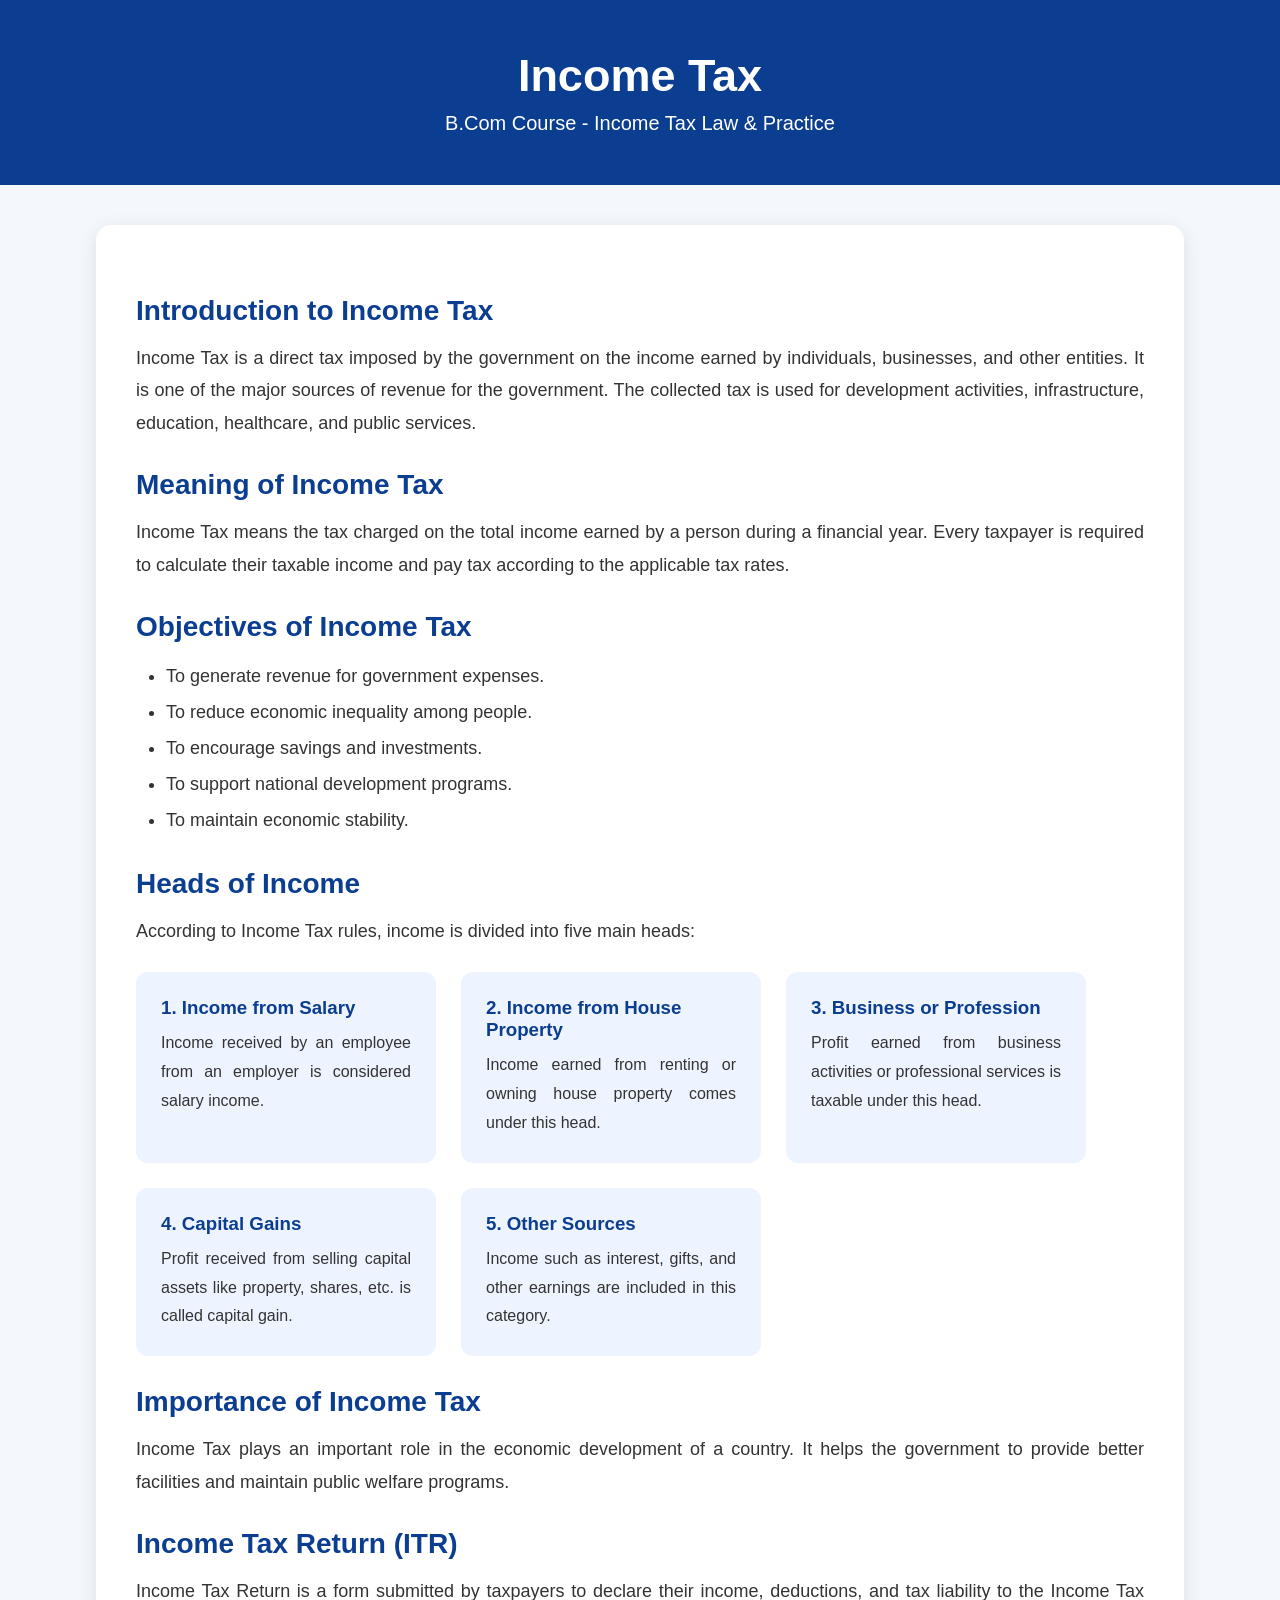
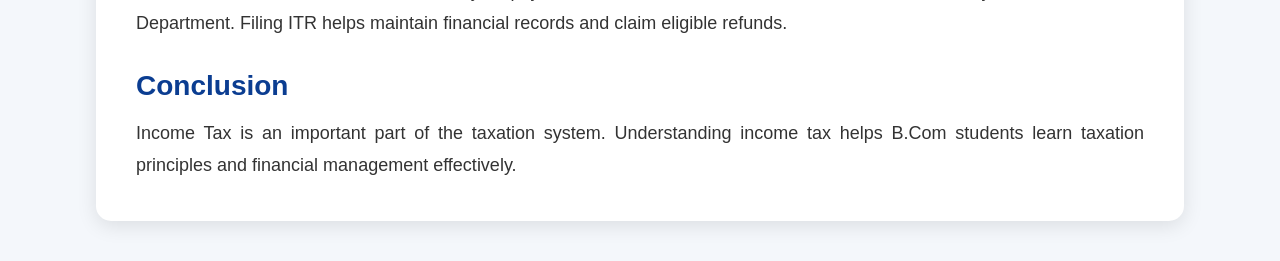
<file: incometax.html>
<!DOCTYPE html>
<html lang="en">

<head>
    <meta charset="UTF-8">
    <meta name="viewport" content="width=device-width, initial-scale=1.0">
    <title>Income Tax - B.Com</title>
    <link rel="stylesheet" href="income-tax.css">
</head>

<body>

    <header>
        <h1>Income Tax</h1>
        <p>B.Com Course - Income Tax Law & Practice</p>
    </header>


    <section class="content">

        <h2>Introduction to Income Tax</h2>

        <p>
            Income Tax is a direct tax imposed by the government on the income
            earned by individuals, businesses, and other entities. It is one of
            the major sources of revenue for the government. The collected tax
            is used for development activities, infrastructure, education,
            healthcare, and public services.
        </p>


        <h2>Meaning of Income Tax</h2>

        <p>
            Income Tax means the tax charged on the total income earned by a
            person during a financial year. Every taxpayer is required to
            calculate their taxable income and pay tax according to the
            applicable tax rates.
        </p>


        <h2>Objectives of Income Tax</h2>

        <ul>
            <li>To generate revenue for government expenses.</li>
            <li>To reduce economic inequality among people.</li>
            <li>To encourage savings and investments.</li>
            <li>To support national development programs.</li>
            <li>To maintain economic stability.</li>
        </ul>


        <h2>Heads of Income</h2>

        <p>
            According to Income Tax rules, income is divided into five main
            heads:
        </p>

        <div class="cards">

            <div class="card">
                <h3>1. Income from Salary</h3>
                <p>
                    Income received by an employee from an employer is
                    considered salary income.
                </p>
            </div>


            <div class="card">
                <h3>2. Income from House Property</h3>
                <p>
                    Income earned from renting or owning house property comes
                    under this head.
                </p>
            </div>


            <div class="card">
                <h3>3. Business or Profession</h3>
                <p>
                    Profit earned from business activities or professional
                    services is taxable under this head.
                </p>
            </div>


            <div class="card">
                <h3>4. Capital Gains</h3>
                <p>
                    Profit received from selling capital assets like property,
                    shares, etc. is called capital gain.
                </p>
            </div>


            <div class="card">
                <h3>5. Other Sources</h3>
                <p>
                    Income such as interest, gifts, and other earnings are
                    included in this category.
                </p>
            </div>

        </div>


        <h2>Importance of Income Tax</h2>

        <p>
            Income Tax plays an important role in the economic development of
            a country. It helps the government to provide better facilities
            and maintain public welfare programs.
        </p>


        <h2>Income Tax Return (ITR)</h2>

        <p>
            Income Tax Return is a form submitted by taxpayers to declare their
            income, deductions, and tax liability to the Income Tax Department.
            Filing ITR helps maintain financial records and claim eligible
            refunds.
        </p>


        <h2>Conclusion</h2>

        <p>
            Income Tax is an important part of the taxation system. Understanding
            income tax helps B.Com students learn taxation principles and
            financial management effectively.
        </p>

    </section>


</body>

</html>
</file>
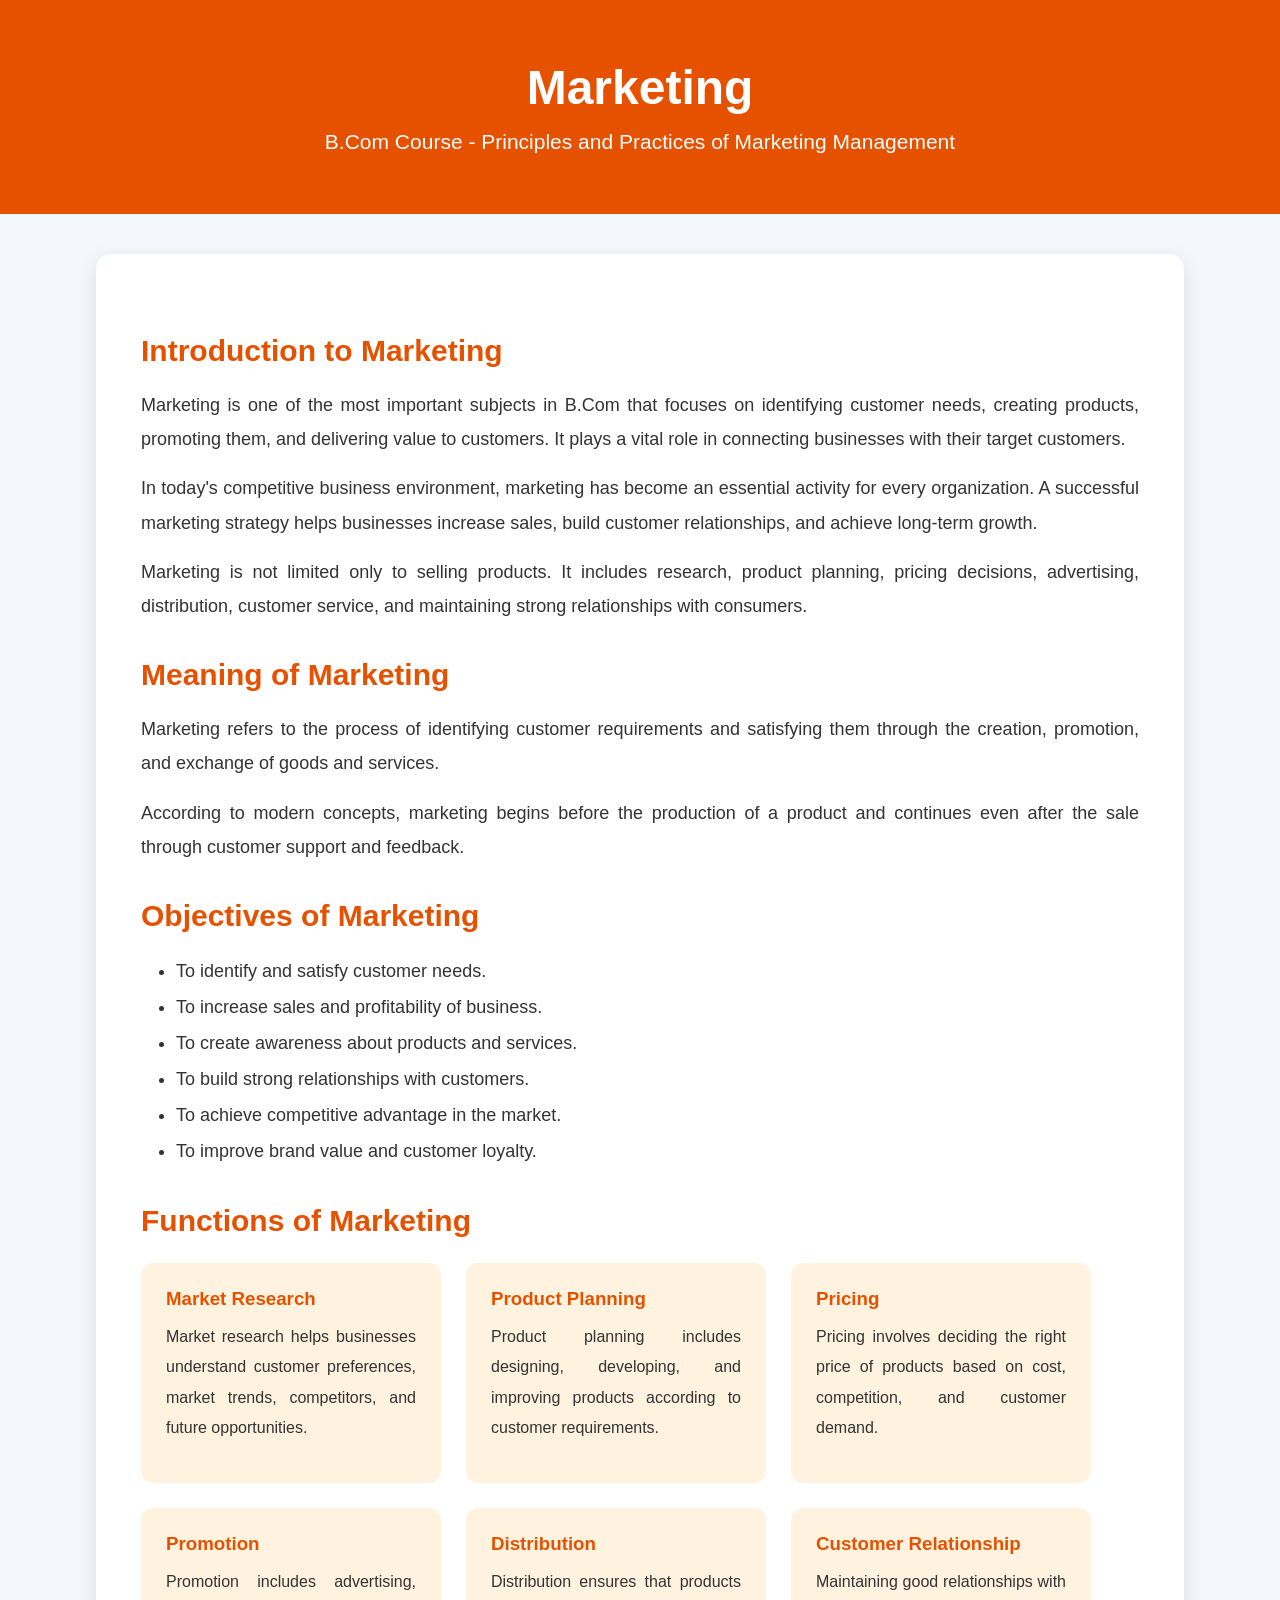
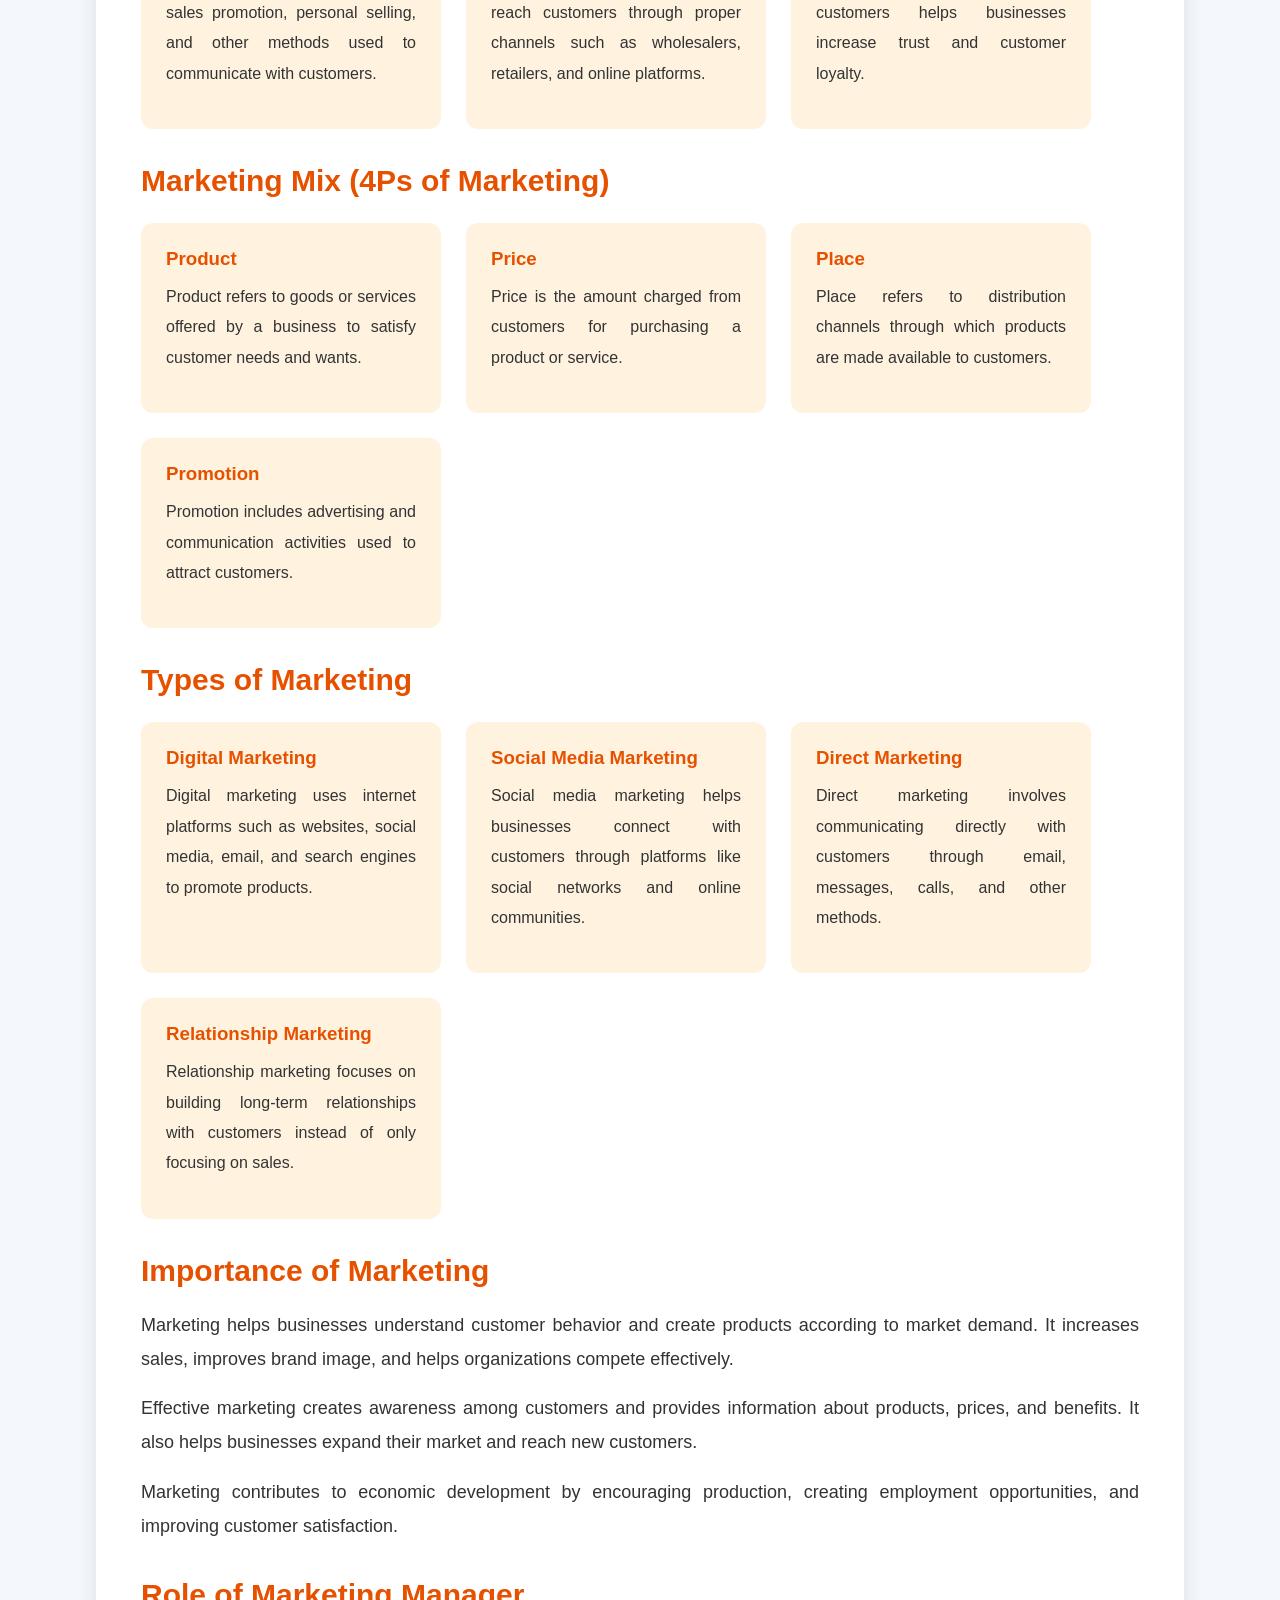
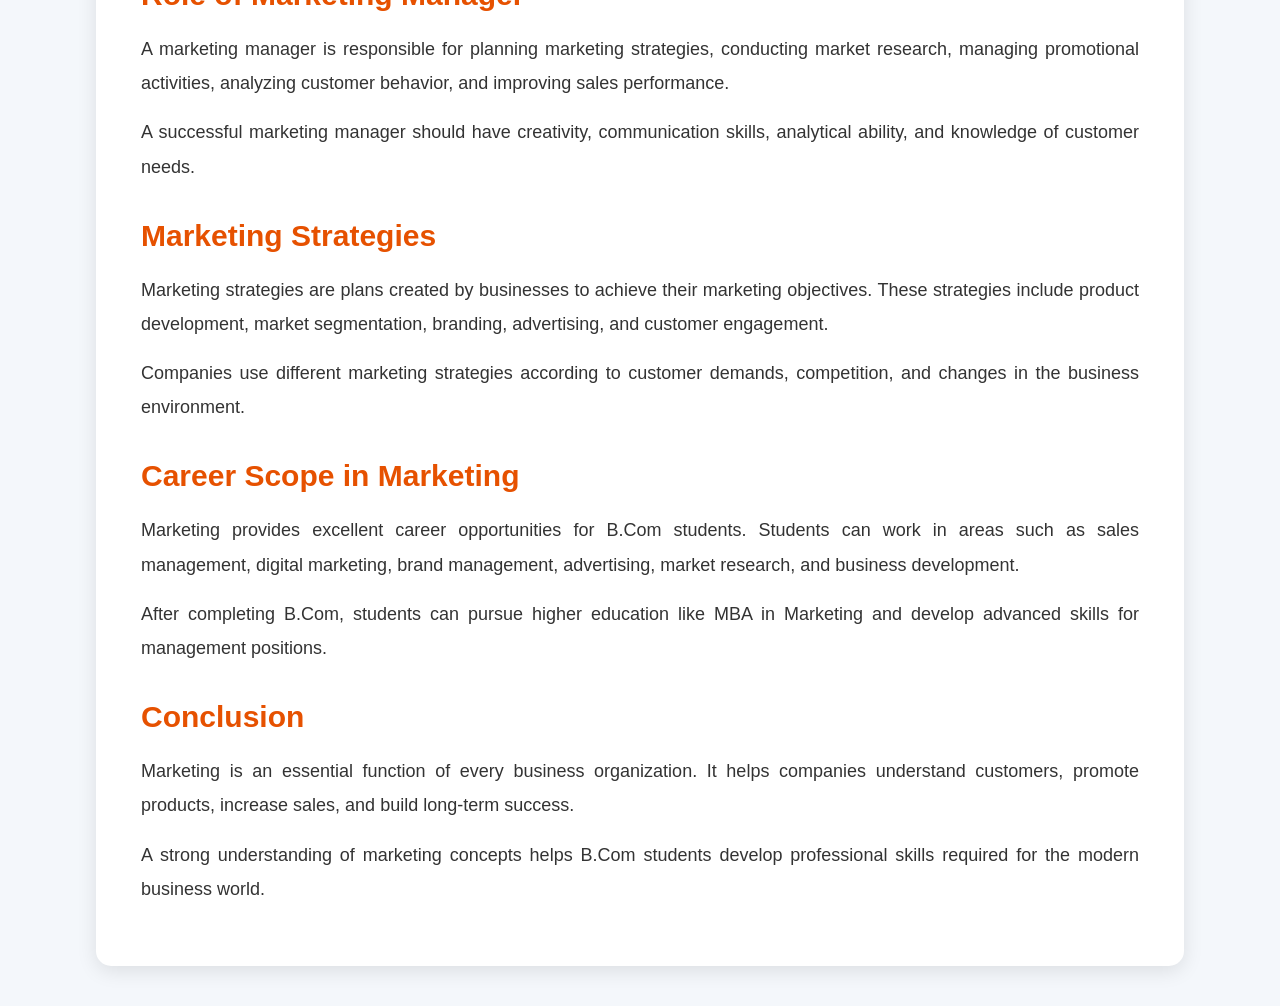
<file: Marketing.html>
<!DOCTYPE html>
<html lang="en">

<head>
    <meta charset="UTF-8">
    <meta name="viewport" content="width=device-width, initial-scale=1.0">
    <title>Marketing - B.Com</title>
    <link rel="stylesheet" href="marketing.css">
</head>

<body>

    <header>
        <h1>Marketing</h1>
        <p>B.Com Course - Principles and Practices of Marketing Management</p>
    </header>


    <section class="content">


        <h2>Introduction to Marketing</h2>

        <p>
            Marketing is one of the most important subjects in B.Com that focuses on
            identifying customer needs, creating products, promoting them, and delivering
            value to customers. It plays a vital role in connecting businesses with their
            target customers.
        </p>

        <p>
            In today's competitive business environment, marketing has become an essential
            activity for every organization. A successful marketing strategy helps
            businesses increase sales, build customer relationships, and achieve long-term
            growth.
        </p>

        <p>
            Marketing is not limited only to selling products. It includes research,
            product planning, pricing decisions, advertising, distribution, customer
            service, and maintaining strong relationships with consumers.
        </p>



        <h2>Meaning of Marketing</h2>

        <p>
            Marketing refers to the process of identifying customer requirements and
            satisfying them through the creation, promotion, and exchange of goods and
            services.
        </p>

        <p>
            According to modern concepts, marketing begins before the production of a
            product and continues even after the sale through customer support and feedback.
        </p>



        <h2>Objectives of Marketing</h2>

        <ul>

            <li>To identify and satisfy customer needs.</li>

            <li>To increase sales and profitability of business.</li>

            <li>To create awareness about products and services.</li>

            <li>To build strong relationships with customers.</li>

            <li>To achieve competitive advantage in the market.</li>

            <li>To improve brand value and customer loyalty.</li>

        </ul>



        <h2>Functions of Marketing</h2>


        <div class="cards">


            <div class="card">

                <h3>Market Research</h3>

                <p>
                    Market research helps businesses understand customer preferences, market
                    trends, competitors, and future opportunities.
                </p>

            </div>


            <div class="card">

                <h3>Product Planning</h3>

                <p>
                    Product planning includes designing, developing, and improving products
                    according to customer requirements.
                </p>

            </div>


            <div class="card">

                <h3>Pricing</h3>

                <p>
                    Pricing involves deciding the right price of products based on cost,
                    competition, and customer demand.
                </p>

            </div>


            <div class="card">

                <h3>Promotion</h3>

                <p>
                    Promotion includes advertising, sales promotion, personal selling, and other
                    methods used to communicate with customers.
                </p>

            </div>


            <div class="card">

                <h3>Distribution</h3>

                <p>
                    Distribution ensures that products reach customers through proper channels
                    such as wholesalers, retailers, and online platforms.
                </p>

            </div>


            <div class="card">

                <h3>Customer Relationship</h3>

                <p>
                    Maintaining good relationships with customers helps businesses increase trust
                    and customer loyalty.
                </p>

            </div>


        </div>




        <h2>Marketing Mix (4Ps of Marketing)</h2>


        <div class="cards">


            <div class="card">

                <h3>Product</h3>

                <p>
                    Product refers to goods or services offered by a business to satisfy customer
                    needs and wants.
                </p>

            </div>


            <div class="card">

                <h3>Price</h3>

                <p>
                    Price is the amount charged from customers for purchasing a product or
                    service.
                </p>

            </div>


            <div class="card">

                <h3>Place</h3>

                <p>
                    Place refers to distribution channels through which products are made
                    available to customers.
                </p>

            </div>


            <div class="card">

                <h3>Promotion</h3>

                <p>
                    Promotion includes advertising and communication activities used to attract
                    customers.
                </p>

            </div>


        </div>




        <h2>Types of Marketing</h2>


        <div class="cards">


            <div class="card">

                <h3>Digital Marketing</h3>

                <p>
                    Digital marketing uses internet platforms such as websites, social media,
                    email, and search engines to promote products.
                </p>

            </div>


            <div class="card">

                <h3>Social Media Marketing</h3>

                <p>
                    Social media marketing helps businesses connect with customers through
                    platforms like social networks and online communities.
                </p>

            </div>


            <div class="card">

                <h3>Direct Marketing</h3>

                <p>
                    Direct marketing involves communicating directly with customers through email,
                    messages, calls, and other methods.
                </p>

            </div>


            <div class="card">

                <h3>Relationship Marketing</h3>

                <p>
                    Relationship marketing focuses on building long-term relationships with
                    customers instead of only focusing on sales.
                </p>

            </div>


        </div>




        <h2>Importance of Marketing</h2>

        <p>
            Marketing helps businesses understand customer behavior and create products
            according to market demand. It increases sales, improves brand image, and
            helps organizations compete effectively.
        </p>

        <p>
            Effective marketing creates awareness among customers and provides information
            about products, prices, and benefits. It also helps businesses expand their
            market and reach new customers.
        </p>

        <p>
            Marketing contributes to economic development by encouraging production,
            creating employment opportunities, and improving customer satisfaction.
        </p>




        <h2>Role of Marketing Manager</h2>

        <p>
            A marketing manager is responsible for planning marketing strategies,
            conducting market research, managing promotional activities, analyzing
            customer behavior, and improving sales performance.
        </p>

        <p>
            A successful marketing manager should have creativity, communication skills,
            analytical ability, and knowledge of customer needs.
        </p>




        <h2>Marketing Strategies</h2>

        <p>
            Marketing strategies are plans created by businesses to achieve their
            marketing objectives. These strategies include product development, market
            segmentation, branding, advertising, and customer engagement.
        </p>

        <p>
            Companies use different marketing strategies according to customer demands,
            competition, and changes in the business environment.
        </p>




        <h2>Career Scope in Marketing</h2>

        <p>
            Marketing provides excellent career opportunities for B.Com students.
            Students can work in areas such as sales management, digital marketing, brand
            management, advertising, market research, and business development.
        </p>

        <p>
            After completing B.Com, students can pursue higher education like MBA in
            Marketing and develop advanced skills for management positions.
        </p>




        <h2>Conclusion</h2>

        <p>
            Marketing is an essential function of every business organization. It helps
            companies understand customers, promote products, increase sales, and build
            long-term success.
        </p>

        <p>
            A strong understanding of marketing concepts helps B.Com students develop
            professional skills required for the modern business world.
        </p>


    </section>


</body>

</html>
</file>
<file: style.css>
/* =========================
   Google Font
========================= */
@import url('https://fonts.googleapis.com/css2?family=Poppins:wght@300;400;500;600;700;800&display=swap');

/* =========================
   CSS Reset
========================= */

* {
    margin: 0;
    padding: 0;
    box-sizing: border-box;
}

html {
    scroll-behavior: smooth;
}

body {
    font-family: 'Poppins', sans-serif;
    background: #f5f7fa;
    color: #333;
    line-height: 1.7;
}

img {
    width: 100%;
    display: block;
}

a {
    text-decoration: none;
    color: inherit;
}

ul {
    list-style: none;
}

button {
    font-family: 'Poppins', sans-serif;
    cursor: pointer;
    border: none;
}

section {
    padding: 80px 8%;
}

/* =========================
   Container
========================= */

.container {
    width: 100%;
    max-width: 1200px;
    margin: auto;
}

/* =========================
   Headings
========================= */

h1 {
    font-size: 60px;
    font-weight: 700;
}

h2 {
    font-size: 42px;
    font-weight: 700;
}

h3 {
    font-size: 28px;
    font-weight: 600;
}

p {
    font-size: 16px;
    color: #555;
}

/* =========================
   Buttons
========================= */

.btn {

    display: inline-block;

    padding: 15px 35px;

    background: #0d47a1;

    color: white;

    border-radius: 8px;

    font-weight: 600;

    transition: .3s;
}

.btn:hover {

    background: #1565c0;

    transform: translateY(-3px);
}

.btn-outline {

    display: inline-block;

    padding: 15px 35px;

    border: 2px solid white;

    color: white;

    border-radius: 8px;

    transition: .3s;
}

.btn-outline:hover {

    background: white;

    color: #0d47a1;
}

/* =========================
   Section Title
========================= */

.section-title {

    text-align: center;

    margin-bottom: 50px;
}

.section-title h2 {

    color: #0d47a1;

    margin-bottom: 10px;
}

.section-title p {

    max-width: 700px;

    margin: auto;
}

/* =========================
   Cards
========================= */

.card {

    background: white;

    border-radius: 15px;

    overflow: hidden;

    box-shadow: 0 10px 25px rgba(0, 0, 0, .08);

    transition: .3s;
}

.card:hover {

    transform: translateY(-10px);

    box-shadow: 0 15px 35px rgba(0, 0, 0, .15);
}

/* =========================
   Grid
========================= */

.grid-2 {

    display: grid;

    grid-template-columns: repeat(2, 1fr);

    gap: 40px;
}

.grid-3 {

    display: grid;

    grid-template-columns: repeat(3, 1fr);

    gap: 30px;
}

.grid-4 {

    display: grid;

    grid-template-columns: repeat(4, 1fr);

    gap: 25px;
}

/* =========================
   Utility Classes
========================= */

.text-center {
    text-align: center;
}

.mt-2 {
    margin-top: 20px;
}

.mt-3 {
    margin-top: 30px;
}

.mt-4 {
    margin-top: 40px;
}

.mb-2 {
    margin-bottom: 20px;
}

.mb-3 {
    margin-bottom: 30px;
}

.mb-4 {
    margin-bottom: 40px;
}

/* =========================
   Scrollbar
========================= */

::-webkit-scrollbar {
    width: 10px;
}

::-webkit-scrollbar-track {
    background: #e5e5e5;
}

::-webkit-scrollbar-thumb {
    background: #0d47a1;
    border-radius: 10px;
}

::-webkit-scrollbar-thumb:hover {
    background: #1565c0;
}
</file>
<file: navbar.css>
/* ===========================
        HEADER
=========================== */

.header {
    position: fixed;
    top: 0;
    left: 0;
    width: 100%;
    background: #0D47A1;
    z-index: 1000;
    box-shadow: 0 4px 15px rgba(0, 0, 0, .15);
}

/* ===========================
        NAVBAR
=========================== */

.navbar {
    width: 90%;
    max-width: 1200px;
    height: 80px;
    margin: auto;
    display: flex;
    justify-content: space-between;
    align-items: center;
}

/* ===========================
        LOGO
=========================== */

.logo h2 {
    color: #fff;
    font-size: 28px;
    font-weight: 700;
    margin: 0;
}

/* ===========================
      NAV LINKS
=========================== */

.nav-links {
    display: flex;
    align-items: center;
    gap: 30px;
    list-style: none;
}

.nav-links li {
    list-style: none;
}

.nav-links a {
    color: #fff;
    text-decoration: none;
    font-size: 16px;
    font-weight: 500;
    transition: .3s;
    position: relative;
}

.nav-links a::after {
    content: "";
    position: absolute;
    left: 0;
    bottom: -5px;
    width: 0;
    height: 2px;
    background: #FFC107;
    transition: .3s;
}

.nav-links a:hover::after,
.nav-links a.active::after {
    width: 100%;
}

.nav-links a:hover,
.nav-links a.active {
    color: #FFC107;
}

/* ===========================
        BUTTON
=========================== */

.btn {
    padding: 12px 26px;
    background: #FFC107;
    color: #222;
    text-decoration: none;
    border-radius: 6px;
    font-weight: 600;
    transition: .3s;
}

.btn:hover {
    background: #ffb300;
    transform: translateY(-2px);
}

/* ===========================
      TABLET
=========================== */

@media(max-width:992px) {

    .navbar {
        width: 95%;
    }

    .logo h2 {
        font-size: 22px;
    }

    .nav-links {
        gap: 18px;
    }

    .nav-links a {
        font-size: 15px;
    }

}

/* ===========================
      MOBILE
=========================== */

/* ================= MOBILE NAVBAR ================= */

@media(max-width:768px) {


    .header {

        position: relative;

    }



    .navbar {

        flex-direction: column;

        padding: 15px 20px;

        gap: 15px;

    }



    .logo h2 {

        font-size: 22px;

        text-align: center;

    }



    .nav-links {

        width: 100%;

        display: flex;

        flex-direction: column;

        align-items: center;

        gap: 12px;

        padding: 0;

        margin: 0;

    }



    .nav-links li {

        list-style: none;

    }



    .nav-links a {

        font-size: 15px;

    }



    .navbar .btn {

        width: 100%;

        text-align: center;

        padding: 12px;

    }



}

/* ===========================
      SMALL MOBILE
=========================== */

@media(max-width:480px) {

    .logo h2 {
        font-size: 20px;
        text-align: center;
    }

    .nav-links a {
        font-size: 15px;
    }

    .btn {
        width: 180px;
    }

}
</file>
<file: home.css>
/* =========================
   HOME PAGE
========================= */

.hero {
    width: 100%;
    min-height: 100vh;
    margin-top: 80px;
    display: flex;
    justify-content: center;
    align-items: center;
    text-align: center;
    background: linear-gradient(135deg, #0D47A1, #1565C0);
    color: #fff;
    padding: 40px 20px;
}

.hero-content {
    max-width: 850px;
}

.hero h1 {
    font-size: 56px;
    line-height: 1.2;
    margin-bottom: 20px;
    font-weight: 700;
}

.hero h1 span {
    color: #FFC107;
}

.hero p {
    font-size: 18px;
    line-height: 1.8;
    margin-bottom: 35px;
    color: #f5f5f5;
}

.hero-buttons {
    display: flex;
    justify-content: center;
    gap: 20px;
    flex-wrap: wrap;
}

/* =========================
      ABOUT SECTION
========================= */

.about-home {
    padding: 80px 0;
    background: #f5f7fa;
}

.container {
    width: 90%;
    max-width: 1200px;
    margin: auto;
}

.section-title {
    text-align: center;
    margin-bottom: 50px;
}

.section-title h2 {
    color: #0D47A1;
    font-size: 38px;
    margin-bottom: 15px;
}

.section-title p {
    color: #666;
    max-width: 700px;
    margin: auto;
    line-height: 1.8;
}

/* =========================
      GRID
========================= */

.grid-2 {
    display: grid;
    grid-template-columns: repeat(2, 1fr);
    gap: 30px;
}

.grid-3 {
    display: grid;
    grid-template-columns: repeat(3, 1fr);
    gap: 25px;
}

.grid-4 {
    display: grid;
    grid-template-columns: repeat(4, 1fr);
    gap: 25px;
}

/* =========================
      CARD
========================= */

.card {
    background: #fff;
    padding: 35px;
    border-radius: 12px;
    box-shadow: 0 8px 20px rgba(0, 0, 0, .08);
    transition: .3s;
}

.card:hover {
    transform: translateY(-8px);
    box-shadow: 0 15px 35px rgba(0, 0, 0, .12);
}

.card h3 {
    color: #0D47A1;
    margin-bottom: 15px;
}

.card p {
    color: #555;
    line-height: 1.8;
}

/* =========================
      WHY US
========================= */

.why-us {
    padding: 80px 0;
    background: #fff;
}

.why-us .card {
    text-align: center;
}

/* =========================
      BUTTONS
========================= */

.btn {
    display: inline-block;
    margin-top: 20px;
    padding: 14px 30px;
    background: #FFC107;
    color: #222;
    text-decoration: none;
    border-radius: 6px;
    font-weight: 600;
    transition: .3s;
}

.btn:hover {
    background: #ffb300;
}

.btn-outline {
    display: inline-block;
    padding: 14px 30px;
    border: 2px solid #fff;
    color: #fff;
    text-decoration: none;
    border-radius: 6px;
    transition: .3s;
}

.btn-outline:hover {
    background: #fff;
    color: #0D47A1;
}

/* =========================
      RESPONSIVE
========================= */

@media(max-width:992px) {

    .grid-4 {
        grid-template-columns: repeat(2, 1fr);
    }

    .grid-3 {
        grid-template-columns: repeat(2, 1fr);
    }

    .grid-2 {
        grid-template-columns: 1fr;
    }

}

@media(max-width:768px) {

    .hero {
        min-height: 80vh;
        margin-top: 120px;
    }

    .hero h1 {
        font-size: 38px;
    }

    .hero p {
        font-size: 16px;
    }

    .grid-3,
    .grid-4 {
        grid-template-columns: 1fr;
    }

    .hero-buttons {
        flex-direction: column;
        align-items: center;
    }

    .btn,
    .btn-outline {
        width: 220px;
        text-align: center;
    }

    .section-title h2 {
        font-size: 30px;
    }

}

@media(max-width:480px) {

    .hero h1 {
        font-size: 30px;
    }

    .hero p {
        font-size: 15px;
    }

}
</file>
<file: footer.css>
/* ===========================
        FOOTER
=========================== */

footer {
    background: #0D47A1;
    color: #fff;
    padding: 70px 8% 20px;
}

/* ===========================
     FOOTER CONTAINER
=========================== */

.footer-container {
    display: grid;
    grid-template-columns: 2fr 1fr 1fr 1.5fr;
    gap: 40px;
}

/* ===========================
       FOOTER LOGO
=========================== */

.footer-logo h2 {
    font-size: 28px;
    margin-bottom: 15px;
}

.footer-logo p {
    color: #ddd;
    line-height: 1.8;
}

/* ===========================
      FOOTER TITLES
=========================== */

.footer-links h3,
.footer-contact h3,
.footer-social h3 {
    margin-bottom: 20px;
    color: #FFC107;
    font-size: 22px;
}

/* ===========================
        LINKS
=========================== */

.footer-links ul {
    display: flex;
    flex-direction: column;
    gap: 12px;
}

.footer-links ul li a {
    color: #ddd;
    transition: .3s;
}

.footer-links ul li a:hover {
    color: #FFC107;
    padding-left: 8px;
}

/* ===========================
       CONTACT
=========================== */

.footer-contact p {
    color: #ddd;
    margin-bottom: 12px;
    line-height: 1.8;
}

/* ===========================
      SOCIAL ICONS
=========================== */

.social-icons {
    display: flex;
    gap: 15px;
    margin-top: 20px;
}

.social-icons a {
    width: 45px;
    height: 45px;
    display: flex;
    justify-content: center;
    align-items: center;
    background: #1565C0;
    border-radius: 50%;
    color: #fff;
    font-size: 18px;
    transition: .3s;
}

.social-icons a:hover {
    background: #FFC107;
    color: #0D47A1;
    transform: translateY(-5px);
}

/* ===========================
       DIVIDER
=========================== */

.footer-line {
    width: 100%;
    height: 1px;
    background: rgba(255, 255, 255, .2);
    margin: 40px 0 20px;
}

/* ===========================
      COPYRIGHT
=========================== */

.footer-bottom {
    text-align: center;
}

.footer-bottom p {
    color: #ddd;
    font-size: 15px;
}

/* ===========================
      NEWSLETTER
=========================== */

.newsletter {
    margin-top: 20px;
}

.newsletter input {
    width: 100%;
    padding: 14px;
    border: none;
    outline: none;
    border-radius: 8px;
    margin-bottom: 12px;
}

.newsletter button {
    width: 100%;
    padding: 14px;
    border: none;
    background: #FFC107;
    color: #0D47A1;
    border-radius: 8px;
    font-weight: 600;
    cursor: pointer;
    transition: .3s;
}

.newsletter button:hover {
    background: #fff;
}

/* ===========================
      RESPONSIVE
=========================== */

@media(max-width:992px) {

    .footer-container {
        grid-template-columns: repeat(2, 1fr);
    }

}

@media(max-width:768px) {

    footer {
        padding: 60px 6% 20px;
    }

    .footer-container {
        grid-template-columns: 1fr;
        text-align: center;
    }

    .social-icons {
        justify-content: center;
    }

}
</file>
<file: responsive.css>
/* ===============================
        LARGE DEVICES
================================ */

@media (max-width:1200px) {

    .container {
        width: 95%;
    }

}

/* ===============================
        TABLET DEVICES
================================ */

@media (max-width:992px) {

    h1 {
        font-size: 48px;
    }

    h2 {
        font-size: 36px;
    }

    h3 {
        font-size: 24px;
    }

    section {
        padding: 70px 6%;
    }

    .grid-2 {
        grid-template-columns: 1fr;
    }

    .grid-3 {
        grid-template-columns: repeat(2, 1fr);
    }

    .grid-4 {
        grid-template-columns: repeat(2, 1fr);
    }

    .hero-content {
        width: 90%;
    }

    .hero-content h1 {
        font-size: 48px;
    }

    .hero-content p {
        font-size: 17px;
    }

}

/* ===============================
        MOBILE DEVICES
================================ */

@media (max-width:768px) {

    /* Navbar */

    @media (max-width:768px) {

        .navbar {
            height: auto;
            padding: 15px 5%;
            flex-wrap: wrap;
        }

        .logo {
            width: 100%;
            text-align: center;
            margin-bottom: 15px;
        }

        .nav-links {
            width: 100%;
            display: flex;
            justify-content: center;
            flex-wrap: wrap;
            gap: 15px;
            margin-bottom: 15px;
        }

        .nav-links li a {
            font-size: 15px;
        }

        .navbar .btn {
            width: auto;
            margin: auto;
        }

    }

    /* Typography */

    h1 {
        font-size: 36px;
    }

    h2 {
        font-size: 30px;
    }

    h3 {
        font-size: 22px;
    }

    p {
        font-size: 15px;
    }

    section {
        padding: 60px 5%;
    }

    /* Hero */

    .hero {

        height: 90vh;
    }

    .hero-content {

        width: 100%;
    }

    .hero-buttons {

        flex-direction: column;

        gap: 15px;
    }

    .hero-buttons .btn,
    .hero-buttons .btn-outline {

        width: 220px;

        margin: auto;
    }

    /* Grids */

    .grid-2,
    .grid-3,
    .grid-4 {

        grid-template-columns: 1fr;
    }

    /* Images */

    img {

        max-width: 100%;
        height: auto;
    }

    /* Tables */

    table {

        display: block;
        overflow-x: auto;
        white-space: nowrap;
    }

    /* Forms */

    input,
    textarea,
    select,
    button {

        width: 100%;
    }

    iframe {

        height: 300px;
    }

}

/* ===============================
        SMALL MOBILE
================================ */

@media (max-width:480px) {

    h1 {
        font-size: 30px;
    }

    h2 {
        font-size: 26px;
    }

    h3 {
        font-size: 20px;
    }

    p {
        font-size: 14px;
    }

    .hero {

        height: 80vh;
    }

    .hero-content h1 {

        line-height: 1.3;
    }

    .btn,
    .btn-outline {

        width: 100%;

        text-align: center;
    }

    .banner-content h1 {

        font-size: 30px;
    }

    .banner-content p {

        font-size: 15px;
    }

}

/* ===============================
        EXTRA SMALL
================================ */

@media (max-width:360px) {

    .navbar {

        padding: 15px;
    }

    .logo h2 {

        font-size: 22px;
    }

    .hero-content h1 {

        font-size: 26px;
    }

    .hero-content p {

        font-size: 14px;
    }

    .btn,
    .btn-outline {

        padding: 12px 20px;
        font-size: 14px;
    }

}
</file>
<file: auditing.css>
* {
    margin: 0;
    padding: 0;
    box-sizing: border-box;
    font-family: Arial, sans-serif;
}


body {
    background: #f4f7fb;
    color: #333;
}


header {
    background: #1b5e20;
    color: white;
    text-align: center;
    padding: 50px 20px;
}


header h1 {
    font-size: 45px;
    margin-bottom: 10px;
}


header p {
    font-size: 20px;
}


.content {
    width: 85%;
    margin: 40px auto;
    background: white;
    padding: 40px;
    border-radius: 15px;
    box-shadow: 0 5px 20px rgba(0, 0, 0, 0.1);
}


.content h2 {
    color: #1b5e20;
    margin-top: 30px;
    margin-bottom: 15px;
    font-size: 28px;
}


.content p {
    font-size: 18px;
    line-height: 1.8;
    text-align: justify;
}


ul {
    margin-left: 30px;
    font-size: 18px;
    line-height: 2;
}


.cards {
    display: flex;
    flex-wrap: wrap;
    gap: 25px;
    margin-top: 25px;
}


.card {
    width: 300px;
    background: #e8f5e9;
    padding: 25px;
    border-radius: 12px;
    transition: 0.3s;
}


.card:hover {
    transform: translateY(-8px);
    box-shadow: 0 10px 20px rgba(0, 0, 0, 0.15);
}


.card h3 {
    color: #1b5e20;
    margin-bottom: 10px;
}


.card p {
    font-size: 16px;
}


@media(max-width:768px) {

    .content {
        width: 95%;
        padding: 25px;
    }

    .card {
        width: 100%;
    }

    header h1 {
        font-size: 35px;
    }

}
</file>
<file: bussiness-economic.css>
/* ==========================================
        BUSINESS ECONOMICS PAGE
==========================================*/

body {
    margin: 0;
    padding: 0;
    font-family: 'Poppins', sans-serif;
    background: #f4f7fb;
    color: #333;
}

* {
    margin: 0;
    padding: 0;
    box-sizing: border-box;
}

.section {
    padding: 90px 0;
}

.container {
    width: 90%;
    max-width: 1200px;
    margin: auto;
}

/* =========================
      SECTION TITLE
========================= */

.section-title {
    text-align: center;
    margin-bottom: 50px;
}

.section-title h2 {
    font-size: 42px;
    color: #0D47A1;
    margin-bottom: 15px;
}

.section-title p {
    font-size: 18px;
    color: #666;
}

/* =========================
      MAIN CARD
========================= */

.card {
    background: #fff;
    padding: 45px;
    border-radius: 15px;
    box-shadow: 0 12px 30px rgba(0, 0, 0, .08);
    transition: .3s;
}

.card:hover {
    transform: translateY(-6px);
    box-shadow: 0 20px 40px rgba(0, 0, 0, .12);
}

/* =========================
      HEADINGS
========================= */

.card h3 {
    color: #0D47A1;
    font-size: 28px;
    margin-top: 35px;
    margin-bottom: 15px;
    border-left: 6px solid #FFC107;
    padding-left: 15px;
}

.card h3:first-child {
    margin-top: 0;
}

/* =========================
      PARAGRAPHS
========================= */

.card p {
    font-size: 17px;
    color: #555;
    line-height: 1.9;
    text-align: justify;
    margin-bottom: 20px;
}

/* =========================
      HOVER EFFECT
========================= */

.card h3:hover {
    color: #1565C0;
}

/* =========================
      RESPONSIVE
========================= */

@media(max-width:992px) {

    .card {
        padding: 35px;
    }

    .section-title h2 {
        font-size: 36px;
    }

}

@media(max-width:768px) {

    .section {
        padding: 60px 0;
    }

    .section-title h2 {
        font-size: 30px;
    }

    .section-title p {
        font-size: 16px;
    }

    .card {
        padding: 25px;
    }

    .card h3 {
        font-size: 23px;
    }

    .card p {
        font-size: 16px;
    }

}

@media(max-width:480px) {

    .section-title h2 {
        font-size: 26px;
    }

    .card {
        padding: 20px;
    }

    .card h3 {
        font-size: 20px;
    }

    .card p {
        font-size: 15px;
        line-height: 1.8;
    }

}
</file>
<file: business-management.css>
* {
    margin: 0;
    padding: 0;
    box-sizing: border-box;
    font-family: Arial, sans-serif;
}


body {
    background: #f4f7fb;
    color: #333;
}


header {
    background: #004d40;
    color: white;
    text-align: center;
    padding: 60px 20px;
}


header h1 {
    font-size: 48px;
    margin-bottom: 15px;
}


header p {
    font-size: 21px;
}



.content {

    width: 85%;
    margin: 40px auto;
    background: white;
    padding: 45px;
    border-radius: 15px;
    box-shadow: 0 5px 20px rgba(0, 0, 0, 0.1);

}



.content h2 {

    color: #004d40;
    font-size: 30px;
    margin-top: 35px;
    margin-bottom: 20px;

}



.content p {

    font-size: 18px;
    line-height: 1.9;
    text-align: justify;
    margin-bottom: 15px;

}



ul {

    margin-left: 35px;
    font-size: 18px;
    line-height: 2;

}



.cards {

    display: flex;
    flex-wrap: wrap;
    gap: 25px;
    margin: 25px 0;

}



.card {

    width: 300px;
    background: #e0f2f1;
    padding: 25px;
    border-radius: 12px;
    transition: .3s;

}



.card:hover {

    transform: translateY(-10px);
    box-shadow: 0 10px 20px rgba(0, 0, 0, .15);

}



.card h3 {

    color: #004d40;
    margin-bottom: 12px;

}



.card p {

    font-size: 16px;

}



@media(max-width:768px) {

    .content {

        width: 95%;
        padding: 25px;

    }


    .card {

        width: 100%;

    }


    header h1 {

        font-size: 35px;

    }

}
</file>
<file: corporate-law.css>
* {
    margin: 0;
    padding: 0;
    box-sizing: border-box;
    font-family: Arial, sans-serif;
}


body {
    background: #f4f7fb;
    color: #333;
}


header {
    background: #12355b;
    color: white;
    text-align: center;
    padding: 50px 20px;
}


header h1 {
    font-size: 45px;
    margin-bottom: 12px;
}


header p {
    font-size: 20px;
}


.content {
    width: 85%;
    margin: 40px auto;
    background: white;
    padding: 40px;
    border-radius: 15px;
    box-shadow: 0 5px 20px rgba(0, 0, 0, 0.1);
}


.content h2 {
    color: #12355b;
    margin-top: 30px;
    margin-bottom: 15px;
    font-size: 28px;
}


.content p {
    font-size: 18px;
    line-height: 1.8;
    text-align: justify;
}


ul {
    margin-left: 30px;
    font-size: 18px;
    line-height: 2;
}


.cards {
    display: flex;
    flex-wrap: wrap;
    gap: 25px;
    margin-top: 25px;
}


.card {
    width: 300px;
    padding: 25px;
    background: #edf3fa;
    border-radius: 12px;
    transition: 0.3s;
}


.card:hover {
    transform: translateY(-8px);
    box-shadow: 0 10px 20px rgba(0, 0, 0, 0.15);
}


.card h3 {
    color: #12355b;
    margin-bottom: 10px;
}


.card p {
    font-size: 16px;
}


@media(max-width:768px) {

    .content {
        width: 95%;
        padding: 25px;
    }

    .card {
        width: 100%;
    }

    header h1 {
        font-size: 35px;
    }

}
</file>
<file: cost-acounting.css>
* {
    margin: 0;
    padding: 0;
    box-sizing: border-box;
    font-family: Arial, sans-serif;
}


body {
    background: #f4f7fb;
    color: #333;
}


header {
    background: #6a1b9a;
    color: white;
    text-align: center;
    padding: 50px 20px;
}


header h1 {
    font-size: 45px;
    margin-bottom: 10px;
}


header p {
    font-size: 20px;
}


.content {
    width: 85%;
    margin: 40px auto;
    background: white;
    padding: 40px;
    border-radius: 15px;
    box-shadow: 0 5px 20px rgba(0, 0, 0, 0.1);
}


.content h2 {
    color: #6a1b9a;
    margin-top: 30px;
    margin-bottom: 15px;
    font-size: 28px;
}


.content p {
    font-size: 18px;
    line-height: 1.8;
    text-align: justify;
}


ul {
    margin-left: 30px;
    font-size: 18px;
    line-height: 2;
}


.cards {
    display: flex;
    flex-wrap: wrap;
    gap: 25px;
    margin-top: 25px;
}


.card {
    width: 300px;
    background: #f3e5f5;
    padding: 25px;
    border-radius: 12px;
    transition: 0.3s;
}


.card:hover {
    transform: translateY(-8px);
    box-shadow: 0 10px 20px rgba(0, 0, 0, 0.15);
}


.card h3 {
    color: #6a1b9a;
    margin-bottom: 10px;
}


.card p {
    font-size: 16px;
}


@media(max-width:768px) {

    .content {
        width: 95%;
        padding: 25px;
    }

    .card {
        width: 100%;
    }

    header h1 {
        font-size: 35px;
    }

}
</file>
<file: faculty.css>
/* ===========================
        FACULTY BANNER
=========================== */

.faculty-banner {
    height: 55vh;
    background: linear-gradient(rgba(13, 71, 161, .80), rgba(13, 71, 161, .80));
    display: flex;
    justify-content: center;
    align-items: center;
    text-align: center;
    color: #fff;
    margin-top: 80px;
}

.banner-content {
    max-width: 800px;
}

.banner-content h1 {
    font-size: 52px;
    margin-bottom: 20px;
}

.banner-content p {
    font-size: 18px;
    line-height: 1.8;
}

/* ===========================
        PRINCIPAL
=========================== */

.principal {
    padding: 80px 0;
    background: #fff;
}

.principal-card {
    max-width: 900px;
    margin: auto;
    background: #fff;
    padding: 45px;
    border-radius: 12px;
    box-shadow: 0 10px 25px rgba(0, 0, 0, .08);
    text-align: center;
}

.principal-card h2 {
    color: #0D47A1;
    margin-bottom: 15px;
}

.principal-card h3 {
    color: #222;
    margin-bottom: 10px;
}

.principal-card h4 {
    color: #FFC107;
    margin-bottom: 25px;
}

.principal-card p {
    line-height: 1.9;
    color: #555;
    margin-bottom: 15px;
}

/* ===========================
            HOD
=========================== */

.hod {
    padding: 80px 0;
    background: #f5f7fa;
}

.hod .card {
    max-width: 750px;
    margin: auto;
    padding: 40px;
    text-align: center;
}

.hod h3 {
    color: #0D47A1;
    margin-bottom: 10px;
}

.hod h4 {
    color: #FFC107;
    margin-bottom: 20px;
}

.hod p {
    line-height: 1.8;
    color: #555;
    margin-bottom: 12px;
}

/* ===========================
      FACULTY MEMBERS
=========================== */

.faculty-members {
    padding: 80px 0;
    background: #fff;
}

.faculty-members .grid-3 {
    display: grid;
    grid-template-columns: repeat(3, 1fr);
    gap: 25px;
}

.faculty-members .card {
    text-align: center;
    padding: 35px 25px;
}

.faculty-members h3 {
    color: #0D47A1;
    margin-bottom: 10px;
}

.faculty-members h4 {
    color: #FFC107;
    margin-bottom: 18px;
    font-size: 18px;
}

.faculty-members p {
    color: #555;
    margin-bottom: 8px;
    line-height: 1.7;
}

/* ===========================
      FACULTY STATS
=========================== */

.faculty-stats {
    padding: 80px 0;
    background: #0D47A1;
}

.faculty-stats .section-title h2 {
    color: #fff;
}

.faculty-stats .grid-4 {
    display: grid;
    grid-template-columns: repeat(4, 1fr);
    gap: 25px;
}

.faculty-stats .card {
    background: #1565C0;
    color: #fff;
    text-align: center;
    padding: 35px 20px;
}

.faculty-stats .card h2 {
    font-size: 42px;
    color: #FFC107;
    margin-bottom: 10px;
}

.faculty-stats .card p {
    color: #fff;
}

/* ===========================
      FACULTY FEATURES
=========================== */

.faculty-features {
    padding: 80px 0;
    background: #f5f7fa;
}

.faculty-features .grid-4 {
    display: grid;
    grid-template-columns: repeat(4, 1fr);
    gap: 25px;
}

.faculty-features .card {
    text-align: center;
    padding: 35px 25px;
}

.faculty-features h3 {
    color: #0D47A1;
    margin-bottom: 15px;
}

.faculty-features p {
    color: #555;
    line-height: 1.8;
}

/* ===========================
      COMMON CARD
=========================== */

.card {
    background: #fff;
    border-radius: 12px;
    box-shadow: 0 8px 20px rgba(0, 0, 0, .08);
    transition: .3s;
}

.card:hover {
    transform: translateY(-8px);
    box-shadow: 0 15px 35px rgba(0, 0, 0, .15);
}

/* ===========================
      SECTION TITLE
=========================== */

.section-title {
    text-align: center;
    margin-bottom: 50px;
}

.section-title h2 {
    font-size: 36px;
    color: #0D47A1;
    margin-bottom: 15px;
}

.section-title p {
    color: #666;
    max-width: 650px;
    margin: auto;
}

/* ===========================
      RESPONSIVE
=========================== */

@media(max-width:992px) {

    .faculty-members .grid-3 {
        grid-template-columns: repeat(2, 1fr);
    }

    .faculty-stats .grid-4,
    .faculty-features .grid-4 {
        grid-template-columns: repeat(2, 1fr);
    }

}

@media(max-width:768px) {

    .faculty-banner {
        height: 45vh;
    }

    .banner-content h1 {
        font-size: 36px;
    }

    .banner-content p {
        font-size: 16px;
    }

    .faculty-members .grid-3,
    .faculty-stats .grid-4,
    .faculty-features .grid-4 {
        grid-template-columns: 1fr;
    }

    .principal-card,
    .hod .card {
        padding: 25px;
    }

}

@media(max-width:480px) {

    .banner-content h1 {
        font-size: 30px;
    }

    .section-title h2 {
        font-size: 28px;
    }

}
</file>
<file: financial-accounting.css>
/* ==========================
        HERO SECTION
========================== */

.hero {
    margin-top: 80px;
    min-height: 70vh;
    background: linear-gradient(135deg, #0D47A1, #1565C0);
    display: flex;
    justify-content: center;
    align-items: center;
    text-align: center;
    color: #fff;
    padding: 60px 20px;
}

.hero h1 {
    font-size: 55px;
    margin-bottom: 20px;
    font-weight: 700;
}

.hero p {
    max-width: 850px;
    margin: auto;
    font-size: 18px;
    line-height: 1.8;
}

/* ==========================
        CONTAINER
========================== */

.container {
    width: 90%;
    max-width: 1200px;
    margin: auto;
}

/* ==========================
        SECTION
========================== */

.section {
    padding: 80px 0;
}

.gray {
    background: #f5f7fa;
}

.section-title {
    text-align: center;
    margin-bottom: 50px;
}

.section-title h2 {
    font-size: 38px;
    color: #0D47A1;
    margin-bottom: 15px;
}

.section-title p {
    color: #666;
}

/* ==========================
        GRID
========================== */

.grid-2 {
    display: grid;
    grid-template-columns: repeat(2, 1fr);
    gap: 30px;
}

.grid-3 {
    display: grid;
    grid-template-columns: repeat(3, 1fr);
    gap: 30px;
}

/* ==========================
        CARD
========================== */

.card {
    background: #fff;
    padding: 30px;
    border-radius: 12px;
    box-shadow: 0 8px 20px rgba(0, 0, 0, .08);
    margin-bottom: 25px;
    transition: .3s;
}

.card:hover {
    transform: translateY(-8px);
    box-shadow: 0 15px 35px rgba(0, 0, 0, .15);
}

.card h3 {
    color: #0D47A1;
    margin-bottom: 15px;
}

.card h4 {
    color: #1565C0;
    margin: 15px 0;
}

.card p {
    color: #555;
    line-height: 1.8;
}

/* ==========================
        LIST
========================== */

.list {
    max-width: 900px;
    margin: auto;
    display: grid;
    grid-template-columns: repeat(2, 1fr);
    gap: 15px;
}

.list li {
    background: #fff;
    list-style: none;
    padding: 15px 20px;
    border-left: 5px solid #FFC107;
    border-radius: 8px;
    box-shadow: 0 5px 12px rgba(0, 0, 0, .05);
}

/* ==========================
        UL INSIDE CARD
========================== */

.card ul {
    padding-left: 20px;
}

.card ul li {
    margin-bottom: 12px;
    color: #444;
    line-height: 1.7;
}

/* ==========================
        TABLE
========================== */

table {
    width: 100%;
    border-collapse: collapse;
    margin-top: 30px;
    background: #fff;
    box-shadow: 0 8px 20px rgba(0, 0, 0, .08);
}

table th {
    background: #0D47A1;
    color: #fff;
    padding: 16px;
    text-align: left;
}

table td {
    padding: 16px;
    border-bottom: 1px solid #ddd;
}

table tr:hover {
    background: #f7f7f7;
}

/* ==========================
        BUTTON
========================== */

.btn {
    display: inline-block;
    margin-top: 25px;
    padding: 14px 30px;
    background: #FFC107;
    color: #222;
    text-decoration: none;
    border-radius: 6px;
    font-weight: 600;
    transition: .3s;
}

.btn:hover {
    background: #ffb300;
    transform: translateY(-2px);
}

/* ==========================
        CTA
========================== */

.cta {
    background: #0D47A1;
    color: #fff;
    text-align: center;
    padding: 80px 20px;
}

.cta h2 {
    font-size: 40px;
    margin-bottom: 20px;
}

.cta p {
    max-width: 700px;
    margin: auto;
    margin-bottom: 30px;
    line-height: 1.8;
}

/* ==========================
        FOOTER
========================== */

footer {
    background: #081c3b;
    color: #fff;
    text-align: center;
    padding: 40px 20px;
}

footer h2 {
    margin-bottom: 15px;
}

footer p {
    color: #ddd;
    margin-top: 10px;
}

/* ==========================
        RESPONSIVE
========================== */

@media(max-width:992px) {

    .grid-3 {
        grid-template-columns: repeat(2, 1fr);
    }

    .grid-2 {
        grid-template-columns: 1fr;
    }

    .list {
        grid-template-columns: 1fr;
    }

}

@media(max-width:768px) {

    .hero {
        min-height: 60vh;
        margin-top: 120px;
    }

    .hero h1 {
        font-size: 38px;
    }

    .hero p {
        font-size: 16px;
    }

    .grid-3 {
        grid-template-columns: 1fr;
    }

    .section {
        padding: 60px 0;
    }

    .section-title h2 {
        font-size: 30px;
    }

    .cta h2 {
        font-size: 30px;
    }

}

@media(max-width:480px) {

    .hero h1 {
        font-size: 30px;
    }

    .hero p {
        font-size: 15px;
    }

    .card {
        padding: 20px;
    }

    .btn {
        width: 100%;
        text-align: center;
    }

}
</file>
<file: income-tax.css>
* {
    margin: 0;
    padding: 0;
    box-sizing: border-box;
    font-family: Arial, sans-serif;
}


body {
    background: #f4f7fb;
    color: #333;
}


header {
    background: #0b3d91;
    color: white;
    text-align: center;
    padding: 50px 20px;
}


header h1 {
    font-size: 45px;
    margin-bottom: 10px;
}


header p {
    font-size: 20px;
}


.content {
    width: 85%;
    margin: 40px auto;
    background: white;
    padding: 40px;
    border-radius: 15px;
    box-shadow: 0 5px 20px rgba(0, 0, 0, 0.1);
}


.content h2 {
    color: #0b3d91;
    margin-top: 30px;
    margin-bottom: 15px;
    font-size: 28px;
}


.content p {
    font-size: 18px;
    line-height: 1.8;
    text-align: justify;
}


ul {
    margin-left: 30px;
    font-size: 18px;
    line-height: 2;
}


.cards {
    display: flex;
    flex-wrap: wrap;
    gap: 25px;
    margin-top: 25px;
}


.card {
    width: 300px;
    background: #eef4ff;
    padding: 25px;
    border-radius: 12px;
    transition: 0.3s;
}


.card:hover {
    transform: translateY(-8px);
    box-shadow: 0 10px 20px rgba(0, 0, 0, 0.15);
}


.card h3 {
    color: #0b3d91;
    margin-bottom: 10px;
}


.card p {
    font-size: 16px;
}


@media(max-width:768px) {

    .content {
        width: 95%;
        padding: 25px;
    }

    header h1 {
        font-size: 35px;
    }

    .card {
        width: 100%;
    }

}
</file>
<file: marketing.css>
* {
    margin: 0;
    padding: 0;
    box-sizing: border-box;
    font-family: Arial, sans-serif;
}


body {
    background: #f4f7fb;
    color: #333;
}


header {
    background: #e65100;
    color: white;
    text-align: center;
    padding: 60px 20px;
}


header h1 {
    font-size: 48px;
    margin-bottom: 15px;
}


header p {
    font-size: 21px;
}


.content {

    width: 85%;
    margin: 40px auto;
    background: white;
    padding: 45px;
    border-radius: 15px;
    box-shadow: 0 5px 20px rgba(0, 0, 0, 0.1);

}


.content h2 {

    color: #e65100;
    font-size: 30px;
    margin-top: 35px;
    margin-bottom: 20px;

}


.content p {

    font-size: 18px;
    line-height: 1.9;
    text-align: justify;
    margin-bottom: 15px;

}


ul {

    margin-left: 35px;
    font-size: 18px;
    line-height: 2;

}


.cards {

    display: flex;
    flex-wrap: wrap;
    gap: 25px;
    margin: 25px 0;

}


.card {

    width: 300px;
    background: #fff3e0;
    padding: 25px;
    border-radius: 12px;
    transition: .3s;

}


.card:hover {

    transform: translateY(-10px);
    box-shadow: 0 10px 20px rgba(0, 0, 0, .15);

}


.card h3 {

    color: #e65100;
    margin-bottom: 12px;

}


.card p {

    font-size: 16px;

}


@media(max-width:768px) {

    .content {

        width: 95%;
        padding: 25px;

    }


    .card {

        width: 100%;

    }


    header h1 {

        font-size: 35px;

    }

}
</file>
